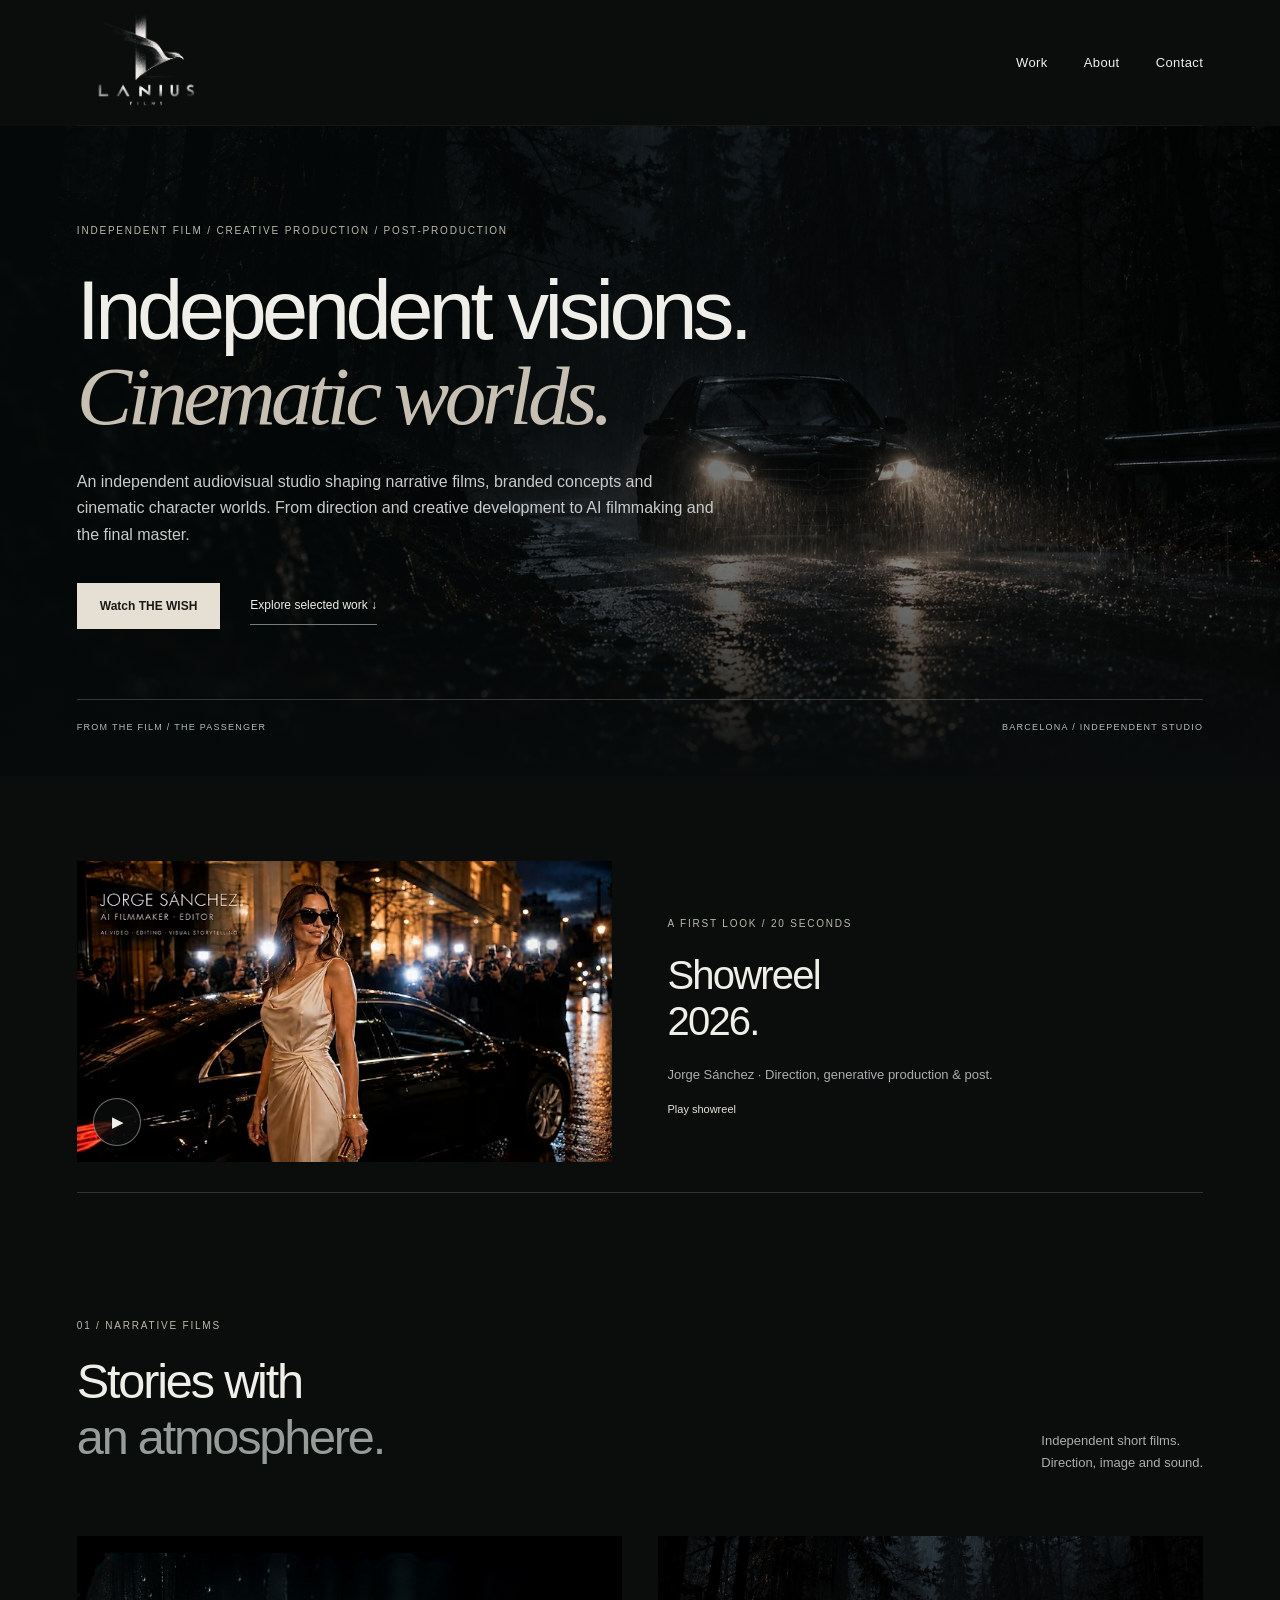
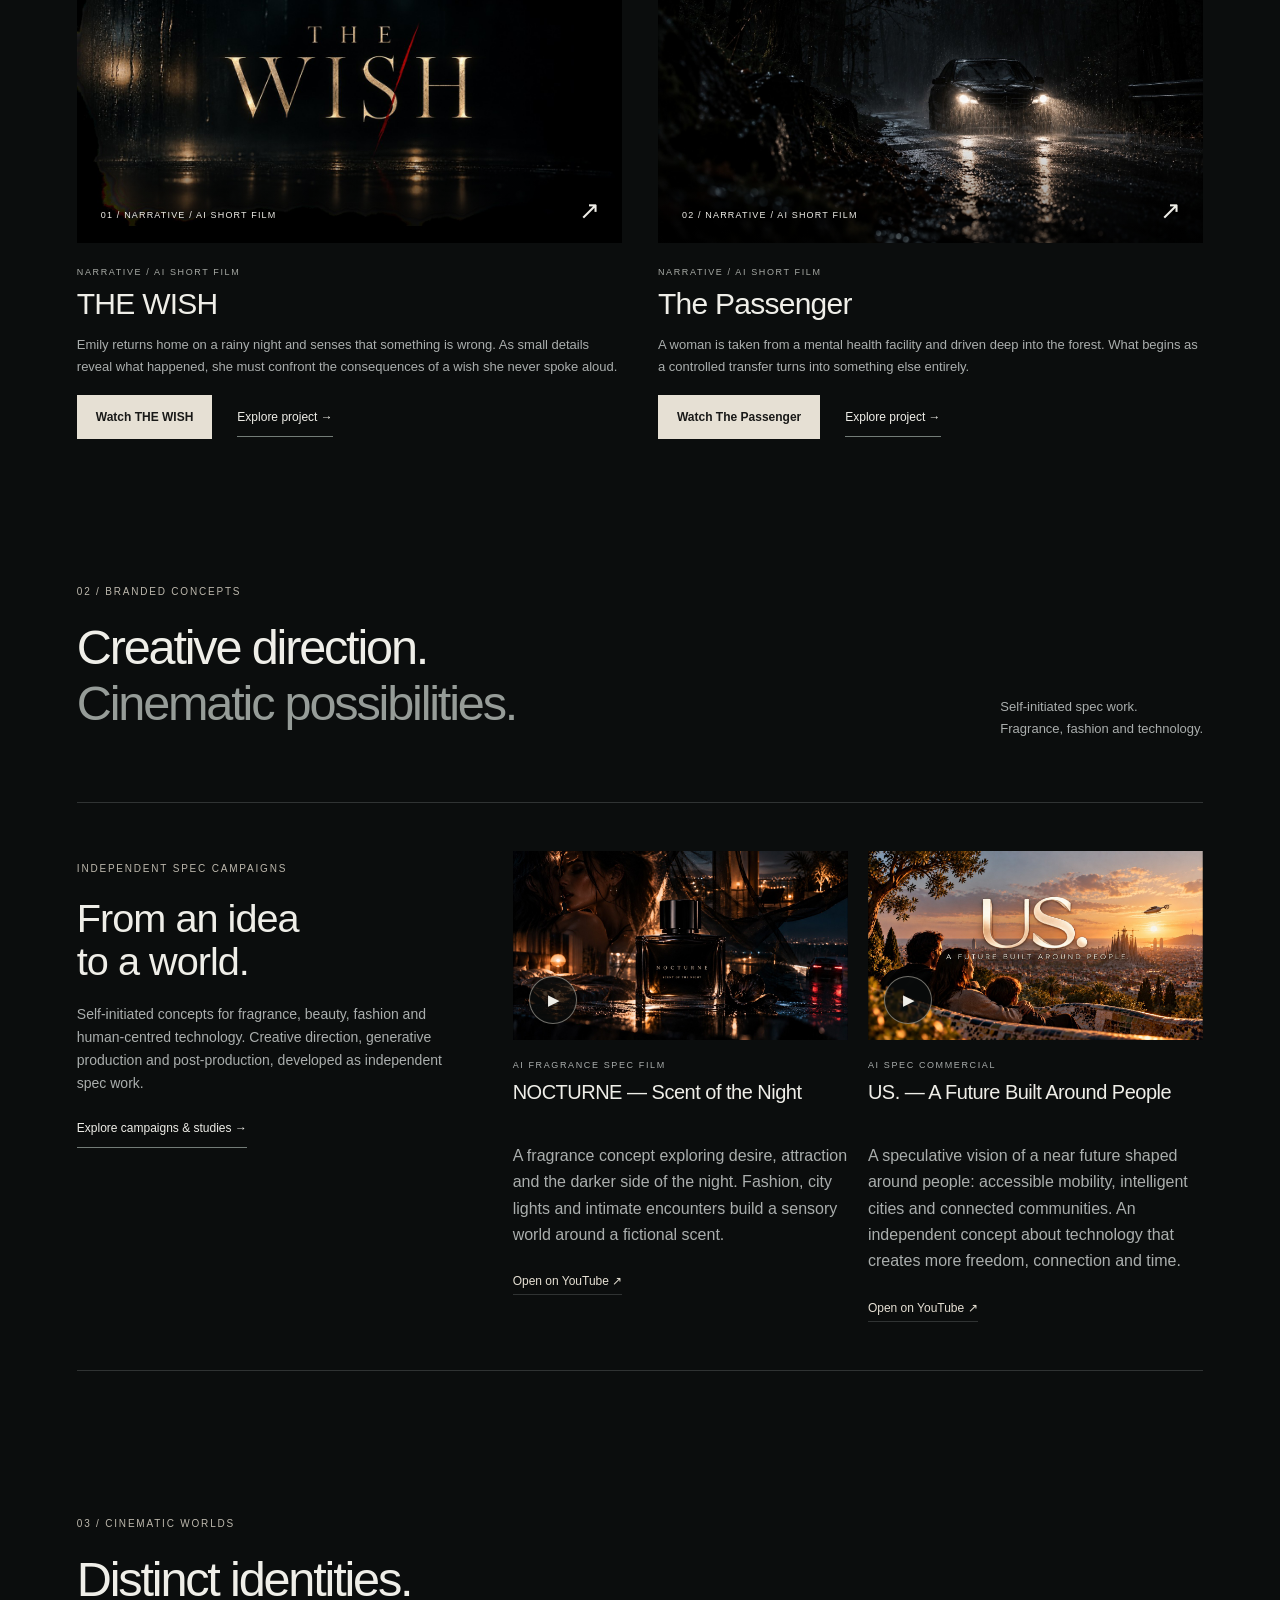
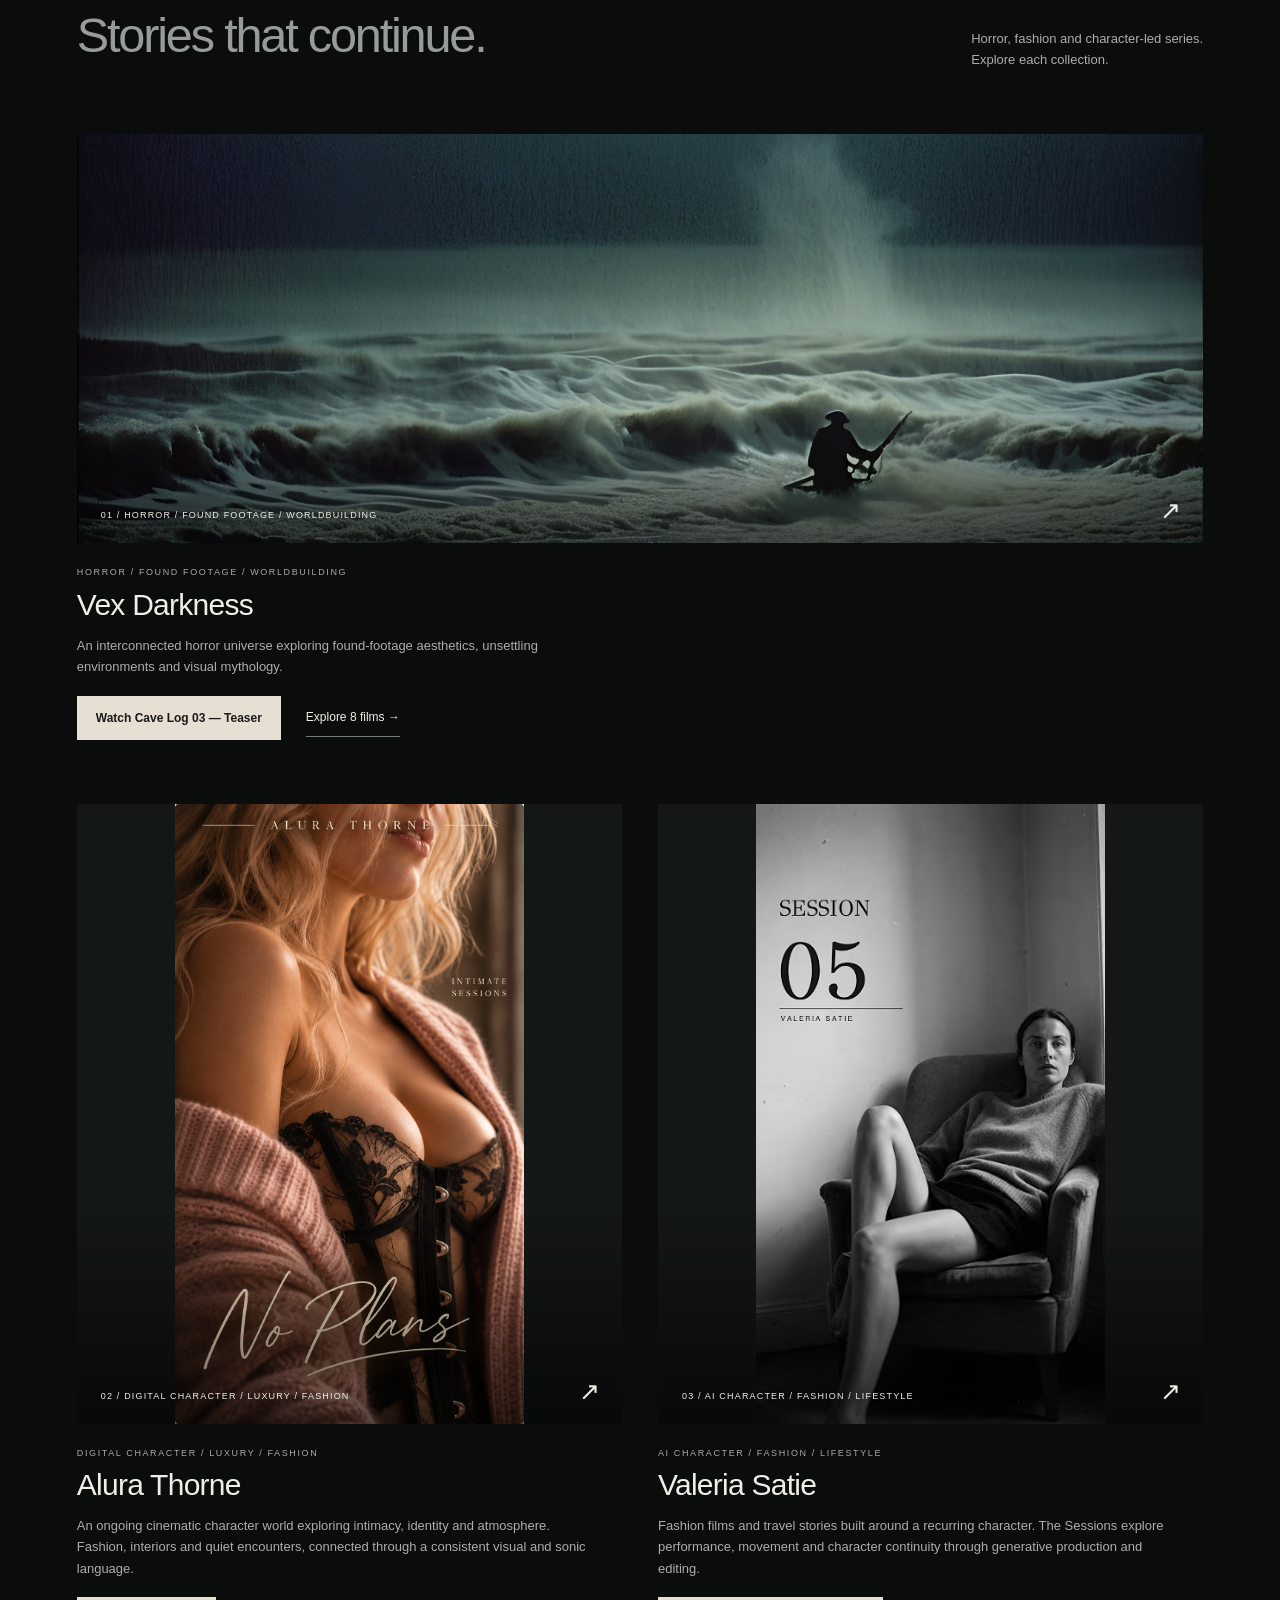
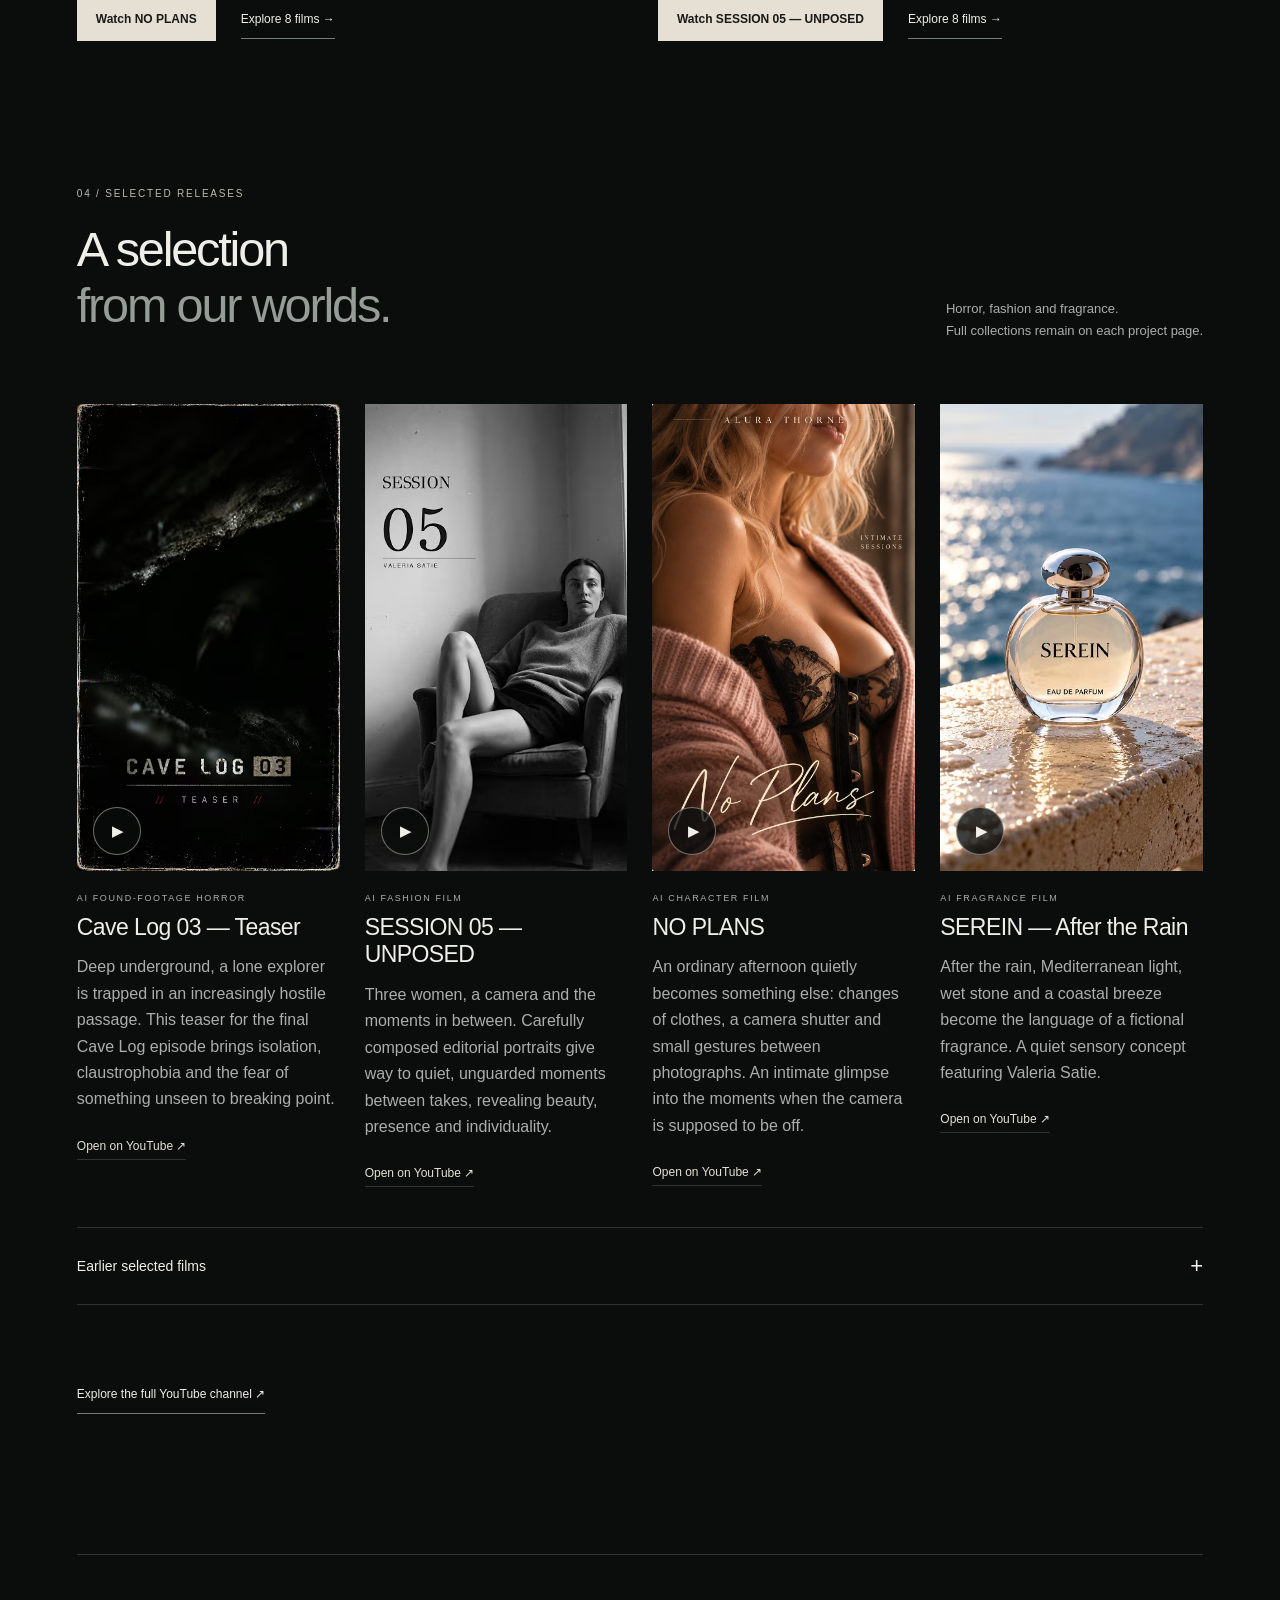
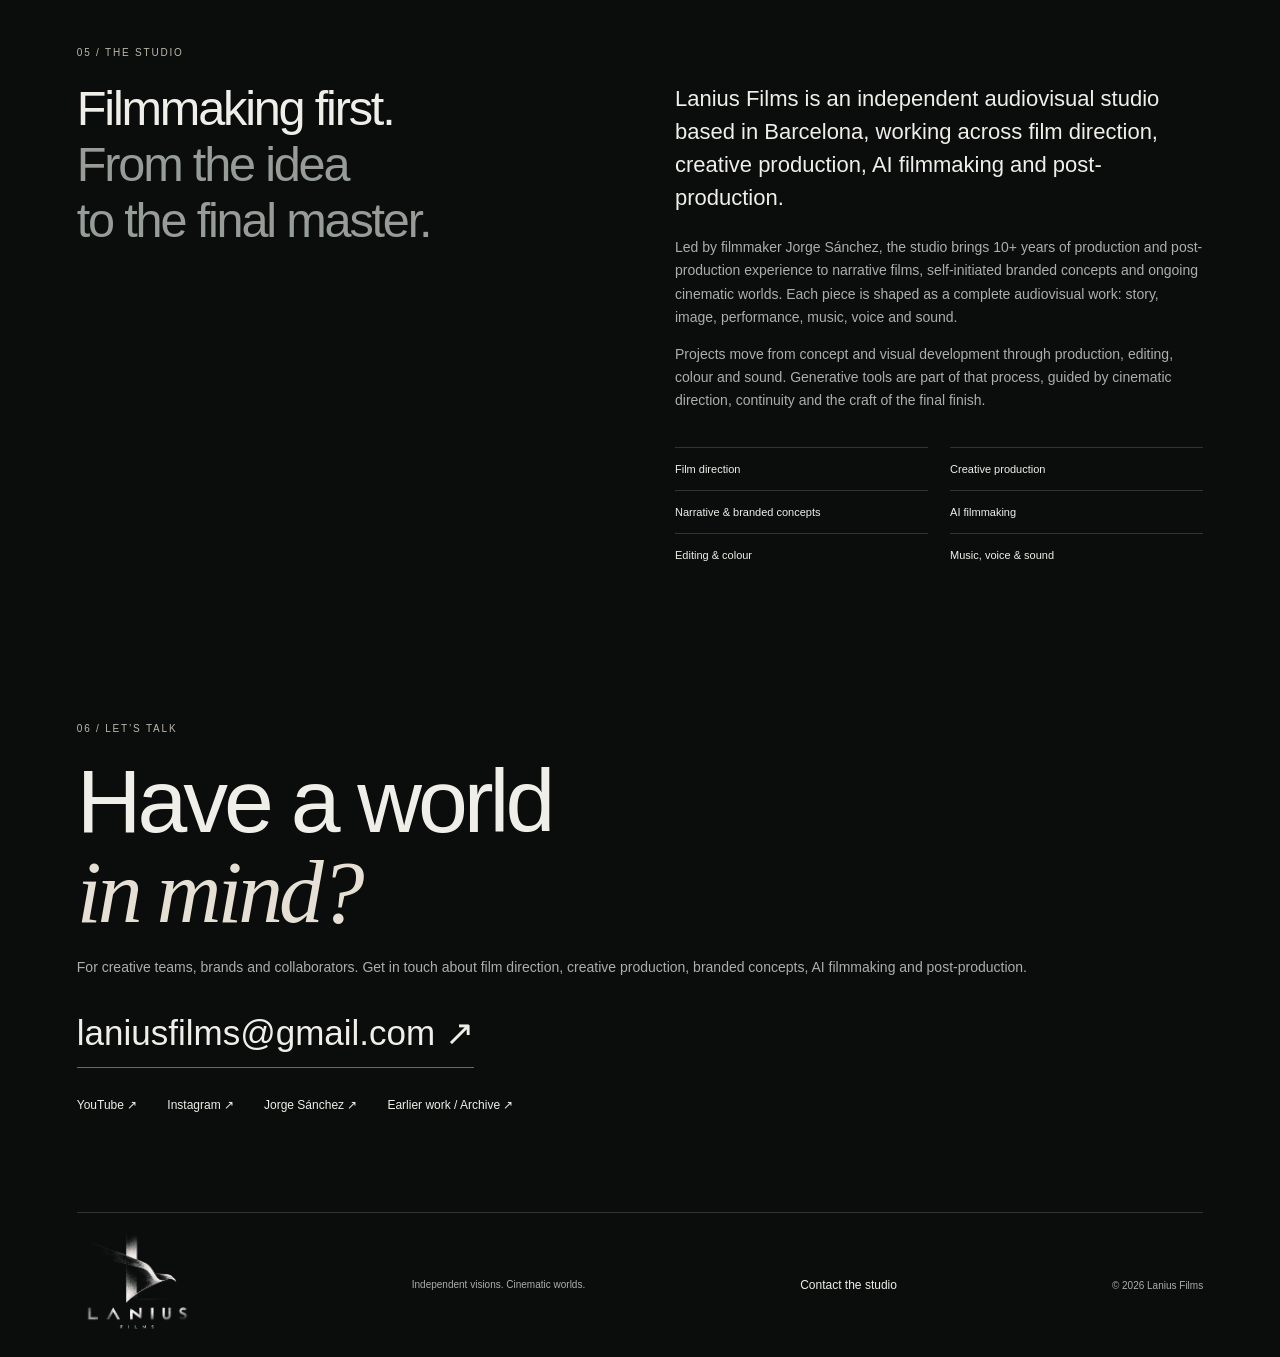
<file: index.html>
<!doctype html>
<html lang="en"><head><meta charset="utf-8"><meta name="viewport" content="width=device-width, initial-scale=1">
<meta name="description" content="Lanius Films is an independent audiovisual studio in Barcelona. Film direction, creative production, narrative films, branded concepts, AI filmmaking and post-production."><meta name="theme-color" content="#0b0d0d">
<link rel="canonical" href="https://laniusfilms.github.io/index.html"><meta property="og:type" content="website"><meta property="og:site_name" content="Lanius Films"><meta property="og:url" content="https://laniusfilms.github.io/index.html"><meta property="og:title" content="Independent Film &amp; Creative Production — Lanius Films"><meta property="og:description" content="Lanius Films is an independent audiovisual studio in Barcelona. Film direction, creative production, narrative films, branded concepts, AI filmmaking and post-production."><meta property="og:image" content="https://laniusfilms.github.io/assets/cover-jkNq7t0en-g.jpg"><meta name="twitter:card" content="summary_large_image"><meta name="twitter:title" content="Independent Film &amp; Creative Production — Lanius Films"><meta name="twitter:description" content="Lanius Films is an independent audiovisual studio in Barcelona. Film direction, creative production, narrative films, branded concepts, AI filmmaking and post-production."><meta name="twitter:image" content="https://laniusfilms.github.io/assets/cover-jkNq7t0en-g.jpg">
<title>Independent Film &amp; Creative Production — Lanius Films</title><link rel="icon" href="assets/lanius-logo.png" type="image/png"><link rel="stylesheet" href="styles.css?v=20261119-layout"></head>
<body><a class="skip" href="#main">Skip to content</a><header class="container"><a class="brand brand-logo" href="index.html" aria-label="Lanius Films — home"><img src="assets/lanius-logo.png" alt="Lanius Films" width="100" height="100"></a><nav aria-label="Main navigation"><a href="index.html#work">Work</a><a href="index.html#about">About</a><a href="index.html#contact">Contact</a></nav></header>
<main id="main">
<section class="hero"><img class="hero-image" src="assets/passenger.jpg" alt="" fetchpriority="high"><div class="hero-shade"></div><div class="container hero-inner"><p class="eyebrow">INDEPENDENT FILM / CREATIVE PRODUCTION / POST-PRODUCTION</p><h1>Independent visions.<br><em>Cinematic worlds.</em></h1><p class="intro">An independent audiovisual studio shaping narrative films, branded concepts and cinematic character worlds. From direction and creative development to AI filmmaking and the final master.</p><div class="actions"><a class="button" href="https://www.youtube.com/watch?v=jkNq7t0en-g" target="_blank" rel="noopener noreferrer" data-video-id="jkNq7t0en-g" data-video-title="THE WISH" data-video-description="">Watch THE WISH</a><a class="text-link" href="#work">Explore selected work ↓</a></div><div class="hero-caption"><span>FROM THE FILM / THE PASSENGER</span><span>BARCELONA / INDEPENDENT STUDIO</span></div></div></section>
<section class="container reel-section" aria-label="Showreel 2026"><a class="reel-preview" href="https://www.youtube.com/watch?v=inUsMjauHSg" target="_blank" rel="noopener noreferrer" data-video-id="inUsMjauHSg" data-video-title="Showreel 2026" data-video-description=""><div class="reel-image"><img src="assets/cover-inUsMjauHSg.jpg" alt="Jorge Sánchez — AI Filmmaker Showreel 2026" loading="lazy"><span class="play-mark" aria-hidden="true">▶</span></div><div><p class="eyebrow">A FIRST LOOK / 20 SECONDS</p><h2>Showreel<br>2026.</h2><p>Jorge Sánchez · Direction, generative production & post.</p><span class="film-cta">Play showreel</span></div></a></section>
<section id="work" class="container section"><div class="section-heading"><div><p class="eyebrow">01 / NARRATIVE FILMS</p><h2>Stories with<br><span>an atmosphere.</span></h2></div><p>Independent short films.<br>Direction, image and sound.</p></div><div class="project-grid narrative-grid"><article class="project "><a class="media" href="the-wish.html" aria-label="Explore THE WISH"><img src="assets/cover-jkNq7t0en-g.jpg" alt="THE WISH — approved psychological horror short film poster" width="1280" height="720" loading="lazy" decoding="async"><span class="media-label">01 / Narrative / AI Short Film</span><span class="arrow" aria-hidden="true">↗</span></a><div class="project-text"><div><p class="eyebrow">Narrative / AI Short Film</p><h3><a href="the-wish.html">THE WISH</a></h3></div><p>Emily returns home on a rainy night and senses that something is wrong. As small details reveal what happened, she must confront the consequences of a wish she never spoke aloud.</p></div><div class="project-actions"><a class="button" href="https://www.youtube.com/watch?v=jkNq7t0en-g" target="_blank" rel="noopener noreferrer" data-video-id="jkNq7t0en-g" data-video-title="THE WISH" data-video-description="">Watch THE WISH</a><a class="text-link" href="the-wish.html#films">Explore project →</a></div></article><article class="project "><a class="media" href="the-passenger.html" aria-label="Explore The Passenger"><img src="assets/passenger.jpg" alt="A car driving through a rain-soaked forest at night" width="1280" height="720" loading="lazy" decoding="async"><span class="media-label">02 / Narrative / AI Short Film</span><span class="arrow" aria-hidden="true">↗</span></a><div class="project-text"><div><p class="eyebrow">Narrative / AI Short Film</p><h3><a href="the-passenger.html">The Passenger</a></h3></div><p>A woman is taken from a mental health facility and driven deep into the forest. What begins as a controlled transfer turns into something else entirely.</p></div><div class="project-actions"><a class="button" href="https://www.youtube.com/watch?v=e6pMpZrxgxc" target="_blank" rel="noopener noreferrer" data-video-id="e6pMpZrxgxc" data-video-title="The Passenger" data-video-description="">Watch The Passenger</a><a class="text-link" href="the-passenger.html#films">Explore project →</a></div></article></div></section>
<section id="campaigns" class="container section"><div class="section-heading"><div><p class="eyebrow">02 / BRANDED CONCEPTS</p><h2>Creative direction.<br><span>Cinematic possibilities.</span></h2></div><p>Self-initiated spec work.<br>Fragrance, fashion and technology.</p></div><article class="project spec-project"><div class="spec-copy"><p class="eyebrow">INDEPENDENT SPEC CAMPAIGNS</p><h3>From an idea<br>to a world.</h3><p>Self-initiated concepts for fragrance, beauty, fashion and human-centred technology. Creative direction, generative production and post-production, developed as independent spec work.</p><a class="text-link" href="spec-ai-campaigns.html">Explore campaigns & studies →</a></div><div class="spec-films campaign-films"><article class="film-card landscape"><a class="film-thumb" href="https://www.youtube.com/watch?v=h940Uvh2X5c" target="_blank" rel="noopener noreferrer" aria-label="Play NOCTURNE — Scent of the Night" data-video-id="h940Uvh2X5c" data-video-title="NOCTURNE — Scent of the Night" data-video-description="A fragrance concept exploring desire, attraction and the darker side of the night. Fashion, city lights and intimate encounters build a sensory world around a fictional scent."><img src="assets/cover-h940Uvh2X5c.jpg" alt="NOCTURNE — Scent of the Night — film poster" loading="lazy" decoding="async"><span class="play-mark" aria-hidden="true">▶</span></a><p class="eyebrow">AI fragrance spec film</p><h3>NOCTURNE — Scent of the Night</h3><p class="film-description">A fragrance concept exploring desire, attraction and the darker side of the night. Fashion, city lights and intimate encounters build a sensory world around a fictional scent.</p><a class="film-cta" href="https://www.youtube.com/watch?v=h940Uvh2X5c" target="_blank" rel="noopener noreferrer">Open on YouTube ↗</a></article><article class="film-card landscape"><a class="film-thumb" href="https://www.youtube.com/watch?v=4_iEX9mQpNQ" target="_blank" rel="noopener noreferrer" aria-label="Play US. — A Future Built Around People" data-video-id="4_iEX9mQpNQ" data-video-title="US. — A Future Built Around People" data-video-description="A speculative vision of a near future shaped around people: accessible mobility, intelligent cities and connected communities. An independent concept about technology that creates more freedom, connection and time."><img src="assets/cover-4_iEX9mQpNQ.jpg" alt="US. — A Future Built Around People — film poster" loading="lazy" decoding="async"><span class="play-mark" aria-hidden="true">▶</span></a><p class="eyebrow">AI spec commercial</p><h3>US. — A Future Built Around People</h3><p class="film-description">A speculative vision of a near future shaped around people: accessible mobility, intelligent cities and connected communities. An independent concept about technology that creates more freedom, connection and time.</p><a class="film-cta" href="https://www.youtube.com/watch?v=4_iEX9mQpNQ" target="_blank" rel="noopener noreferrer">Open on YouTube ↗</a></article></div></article></section>
<section id="worlds" class="container section"><div class="section-heading"><div><p class="eyebrow">03 / CINEMATIC WORLDS</p><h2>Distinct identities.<br><span>Stories that continue.</span></h2></div><p>Horror, fashion and character-led series.<br>Explore each collection.</p></div><div class="project-grid"><article class="project wide "><a class="media" href="vex-darkness.html" aria-label="Explore Vex Darkness"><img src="assets/vex.jpg" alt="A fisherman entering a turbulent sea beneath a dark sky" width="1280" height="720" loading="lazy" decoding="async"><span class="media-label">01 / Horror / Found Footage / Worldbuilding</span><span class="arrow" aria-hidden="true">↗</span></a><div class="project-text"><div><p class="eyebrow">Horror / Found Footage / Worldbuilding</p><h3><a href="vex-darkness.html">Vex Darkness</a></h3></div><p>An interconnected horror universe exploring found-footage aesthetics, unsettling environments and visual mythology.</p></div><div class="project-actions"><a class="button" href="https://www.youtube.com/shorts/P9TQxCZPGJY" target="_blank" rel="noopener noreferrer" data-video-id="P9TQxCZPGJY" data-video-title="Cave Log 03 — Teaser" data-video-description="">Watch Cave Log 03 — Teaser</a><a class="text-link" href="vex-darkness.html#films">Explore 8 films →</a></div></article><article class="project portrait"><a class="media" href="alura-thorne.html" aria-label="Explore Alura Thorne"><img src="assets/no-plans-poster.png" alt="NO PLANS — approved Alura Thorne editorial poster" width="941" height="1672" loading="lazy" decoding="async"><span class="media-label">02 / Digital Character / Luxury / Fashion</span><span class="arrow" aria-hidden="true">↗</span></a><div class="project-text"><div><p class="eyebrow">Digital Character / Luxury / Fashion</p><h3><a href="alura-thorne.html">Alura Thorne</a></h3></div><p>An ongoing cinematic character world exploring intimacy, identity and atmosphere. Fashion, interiors and quiet encounters, connected through a consistent visual and sonic language.</p></div><div class="project-actions"><a class="button" href="https://www.youtube.com/shorts/vsHMxG053Dw" target="_blank" rel="noopener noreferrer" data-video-id="vsHMxG053Dw" data-video-title="NO PLANS" data-video-description="">Watch NO PLANS</a><a class="text-link" href="alura-thorne.html#films">Explore 8 films →</a></div></article><article class="project portrait"><a class="media" href="valeria.html" aria-label="Explore Valeria Satie"><img src="assets/cover-B-Z4Kjno2xo.jpg" alt="SESSION 05 — UNPOSED — approved Valeria Satie fashion film poster" width="941" height="1672" loading="lazy" decoding="async"><span class="media-label">03 / AI Character / Fashion / Lifestyle</span><span class="arrow" aria-hidden="true">↗</span></a><div class="project-text"><div><p class="eyebrow">AI Character / Fashion / Lifestyle</p><h3><a href="valeria.html">Valeria Satie</a></h3></div><p>Fashion films and travel stories built around a recurring character. The Sessions explore performance, movement and character continuity through generative production and editing.</p></div><div class="project-actions"><a class="button" href="https://www.youtube.com/shorts/B-Z4Kjno2xo" target="_blank" rel="noopener noreferrer" data-video-id="B-Z4Kjno2xo" data-video-title="SESSION 05 — UNPOSED" data-video-description="">Watch SESSION 05 — UNPOSED</a><a class="text-link" href="valeria.html#films">Explore 8 films →</a></div></article></div></section>
<section id="more-work" class="container section more-work"><div class="section-heading"><div><p class="eyebrow">04 / SELECTED RELEASES</p><h2>A selection<br><span>from our worlds.</span></h2></div><p>Horror, fashion and fragrance.<br>Full collections remain on each project page.</p></div><div class="film-grid recent-grid"><article class="film-card portrait"><a class="film-thumb" href="https://www.youtube.com/shorts/P9TQxCZPGJY" target="_blank" rel="noopener noreferrer" aria-label="Play Cave Log 03 — Teaser" data-video-id="P9TQxCZPGJY" data-video-title="Cave Log 03 — Teaser" data-video-description="Deep underground, a lone explorer is trapped in an increasingly hostile passage. This teaser for the final Cave Log episode brings isolation, claustrophobia and the fear of something unseen to breaking point."><img src="assets/cover-P9TQxCZPGJY.jpg" alt="Cave Log 03 — Teaser — film poster" loading="lazy" decoding="async"><span class="play-mark" aria-hidden="true">▶</span></a><p class="eyebrow">AI found-footage horror</p><h3>Cave Log 03 — Teaser</h3><p class="film-description">Deep underground, a lone explorer is trapped in an increasingly hostile passage. This teaser for the final Cave Log episode brings isolation, claustrophobia and the fear of something unseen to breaking point.</p><a class="film-cta" href="https://www.youtube.com/shorts/P9TQxCZPGJY" target="_blank" rel="noopener noreferrer">Open on YouTube ↗</a></article><article class="film-card portrait"><a class="film-thumb" href="https://www.youtube.com/shorts/B-Z4Kjno2xo" target="_blank" rel="noopener noreferrer" aria-label="Play SESSION 05 — UNPOSED" data-video-id="B-Z4Kjno2xo" data-video-title="SESSION 05 — UNPOSED" data-video-description="Three women, a camera and the moments in between. Carefully composed editorial portraits give way to quiet, unguarded moments between takes, revealing beauty, presence and individuality."><img src="assets/cover-B-Z4Kjno2xo.jpg" alt="SESSION 05 — UNPOSED — film poster" loading="lazy" decoding="async"><span class="play-mark" aria-hidden="true">▶</span></a><p class="eyebrow">AI fashion film</p><h3>SESSION 05 — UNPOSED</h3><p class="film-description">Three women, a camera and the moments in between. Carefully composed editorial portraits give way to quiet, unguarded moments between takes, revealing beauty, presence and individuality.</p><a class="film-cta" href="https://www.youtube.com/shorts/B-Z4Kjno2xo" target="_blank" rel="noopener noreferrer">Open on YouTube ↗</a></article><article class="film-card portrait"><a class="film-thumb" href="https://www.youtube.com/shorts/vsHMxG053Dw" target="_blank" rel="noopener noreferrer" aria-label="Play NO PLANS" data-video-id="vsHMxG053Dw" data-video-title="NO PLANS" data-video-description="An ordinary afternoon quietly becomes something else: changes of clothes, a camera shutter and small gestures between photographs. An intimate glimpse into the moments when the camera is supposed to be off."><img src="assets/no-plans-poster.png" alt="NO PLANS — film poster" loading="lazy" decoding="async"><span class="play-mark" aria-hidden="true">▶</span></a><p class="eyebrow">AI character film</p><h3>NO PLANS</h3><p class="film-description">An ordinary afternoon quietly becomes something else: changes of clothes, a camera shutter and small gestures between photographs. An intimate glimpse into the moments when the camera is supposed to be off.</p><a class="film-cta" href="https://www.youtube.com/shorts/vsHMxG053Dw" target="_blank" rel="noopener noreferrer">Open on YouTube ↗</a></article><article class="film-card portrait"><a class="film-thumb" href="https://www.youtube.com/shorts/oqhsqRslQGY" target="_blank" rel="noopener noreferrer" aria-label="Play SEREIN — After the Rain" data-video-id="oqhsqRslQGY" data-video-title="SEREIN — After the Rain" data-video-description="After the rain, Mediterranean light, wet stone and a coastal breeze become the language of a fictional fragrance. A quiet sensory concept featuring Valeria Satie."><img src="assets/cover-oqhsqRslQGY.jpg" alt="SEREIN — After the Rain — film poster" loading="lazy" decoding="async"><span class="play-mark" aria-hidden="true">▶</span></a><p class="eyebrow">AI fragrance film</p><h3>SEREIN — After the Rain</h3><p class="film-description">After the rain, Mediterranean light, wet stone and a coastal breeze become the language of a fictional fragrance. A quiet sensory concept featuring Valeria Satie.</p><a class="film-cta" href="https://www.youtube.com/shorts/oqhsqRslQGY" target="_blank" rel="noopener noreferrer">Open on YouTube ↗</a></article></div><details class="film-archive"><summary>Earlier selected films</summary><div class="film-grid archive-grid"><article class="film-card portrait"><a class="film-thumb" href="https://www.youtube.com/shorts/GRWvNh3HzEI" target="_blank" rel="noopener noreferrer" aria-label="Play Session 04 — Masquerades" data-video-id="GRWvNh3HzEI" data-video-title="Session 04 — Masquerades" data-video-description="Elegance, mystery and quiet confidence meet in a fashion film about appearance and identity. Some things are revealed; others remain hidden."><img src="assets/cover-GRWvNh3HzEI.jpg" alt="Session 04 — Masquerades — film poster" loading="lazy" decoding="async"><span class="play-mark" aria-hidden="true">▶</span></a><p class="eyebrow">AI fashion film</p><h3>Session 04 — Masquerades</h3><p class="film-description">Elegance, mystery and quiet confidence meet in a fashion film about appearance and identity. Some things are revealed; others remain hidden.</p><a class="film-cta" href="https://www.youtube.com/shorts/GRWvNh3HzEI" target="_blank" rel="noopener noreferrer">Open on YouTube ↗</a></article><article class="film-card portrait"><a class="film-thumb" href="https://www.youtube.com/shorts/K3hB-RP3zM8" target="_blank" rel="noopener noreferrer" aria-label="Play A Little Longer" data-video-id="K3hB-RP3zM8" data-video-title="A Little Longer" data-video-description="A light left on, a quiet room and a moment that does not need to end. Alura Thorne explores desire, anticipation and the invitations that remain unspoken."><img src="assets/cover-K3hB-RP3zM8.jpg" alt="A Little Longer — film poster" loading="lazy" decoding="async"><span class="play-mark" aria-hidden="true">▶</span></a><p class="eyebrow">AI character film</p><h3>A Little Longer</h3><p class="film-description">A light left on, a quiet room and a moment that does not need to end. Alura Thorne explores desire, anticipation and the invitations that remain unspoken.</p><a class="film-cta" href="https://www.youtube.com/shorts/K3hB-RP3zM8" target="_blank" rel="noopener noreferrer">Open on YouTube ↗</a></article><article class="film-card portrait"><a class="film-thumb" href="https://www.youtube.com/shorts/ENhfoylp6CQ" target="_blank" rel="noopener noreferrer" aria-label="Play Anomalous Contact" data-video-id="ENhfoylp6CQ" data-video-title="Anomalous Contact" data-video-description="An unexpected anomaly appears in deep space. A visual teaser for Vex Darkness, shaped through claustrophobic science-fiction atmosphere, colour and sound design."><img src="assets/cover-ENhfoylp6CQ.jpg" alt="Anomalous Contact — film poster" loading="lazy" decoding="async"><span class="play-mark" aria-hidden="true">▶</span></a><p class="eyebrow">AI science fiction</p><h3>Anomalous Contact</h3><p class="film-description">An unexpected anomaly appears in deep space. A visual teaser for Vex Darkness, shaped through claustrophobic science-fiction atmosphere, colour and sound design.</p><a class="film-cta" href="https://www.youtube.com/shorts/ENhfoylp6CQ" target="_blank" rel="noopener noreferrer">Open on YouTube ↗</a></article></div></details><a class="text-link channel-link" href="https://www.youtube.com/@laniusfilms" target="_blank" rel="noopener noreferrer">Explore the full YouTube channel ↗</a></section>
<section id="about" class="container section about"><div><p class="eyebrow">05 / THE STUDIO</p><h2>Filmmaking first.<br><span>From the idea<br>to the final master.</span></h2></div><div class="about-copy"><p class="lead">Lanius Films is an independent audiovisual studio based in Barcelona, working across film direction, creative production, AI filmmaking and post-production.</p><p>Led by filmmaker Jorge Sánchez, the studio brings 10+ years of production and post-production experience to narrative films, self-initiated branded concepts and ongoing cinematic worlds. Each piece is shaped as a complete audiovisual work: story, image, performance, music, voice and sound.</p><p>Projects move from concept and visual development through production, editing, colour and sound. Generative tools are part of that process, guided by cinematic direction, continuity and the craft of the final finish.</p><div class="capabilities"><span>Film direction</span><span>Creative production</span><span>Narrative &amp; branded concepts</span><span>AI filmmaking</span><span>Editing &amp; colour</span><span>Music, voice &amp; sound</span></div></div></section>
<section id="contact" class="container section contact"><p class="eyebrow">06 / LET’S TALK</p><h2>Have a world<br><em>in mind?</em></h2><p>For creative teams, brands and collaborators. Get in touch about film direction, creative production, branded concepts, AI filmmaking and post-production.</p><a class="contact-email" href="mailto:laniusfilms@gmail.com">laniusfilms@gmail.com ↗</a><div class="socials"><a class="social-link" href="https://www.youtube.com/@laniusfilms" target="_blank" rel="noopener noreferrer">YouTube ↗</a><a class="social-link" href="https://www.instagram.com/laniusfilms/" target="_blank" rel="noopener noreferrer">Instagram ↗</a><a class="social-link" href="https://jorgefilmmaker.github.io/" target="_blank" rel="noopener noreferrer">Jorge Sánchez ↗</a><a class="social-link" href="https://laniusfilms.wordpress.com/" target="_blank" rel="noopener noreferrer">Earlier work / Archive ↗</a></div></section></main><footer class="container"><a class="brand brand-logo" href="index.html" aria-label="Lanius Films — home"><img src="assets/lanius-logo.png" alt="Lanius Films" width="100" height="100"></a><p>Independent visions. Cinematic worlds.</p><a href="index.html#contact">Contact the studio</a><span>© 2026 Lanius Films</span></footer><script src="script.js?v=20261119-inline" defer></script></body></html>
</file>
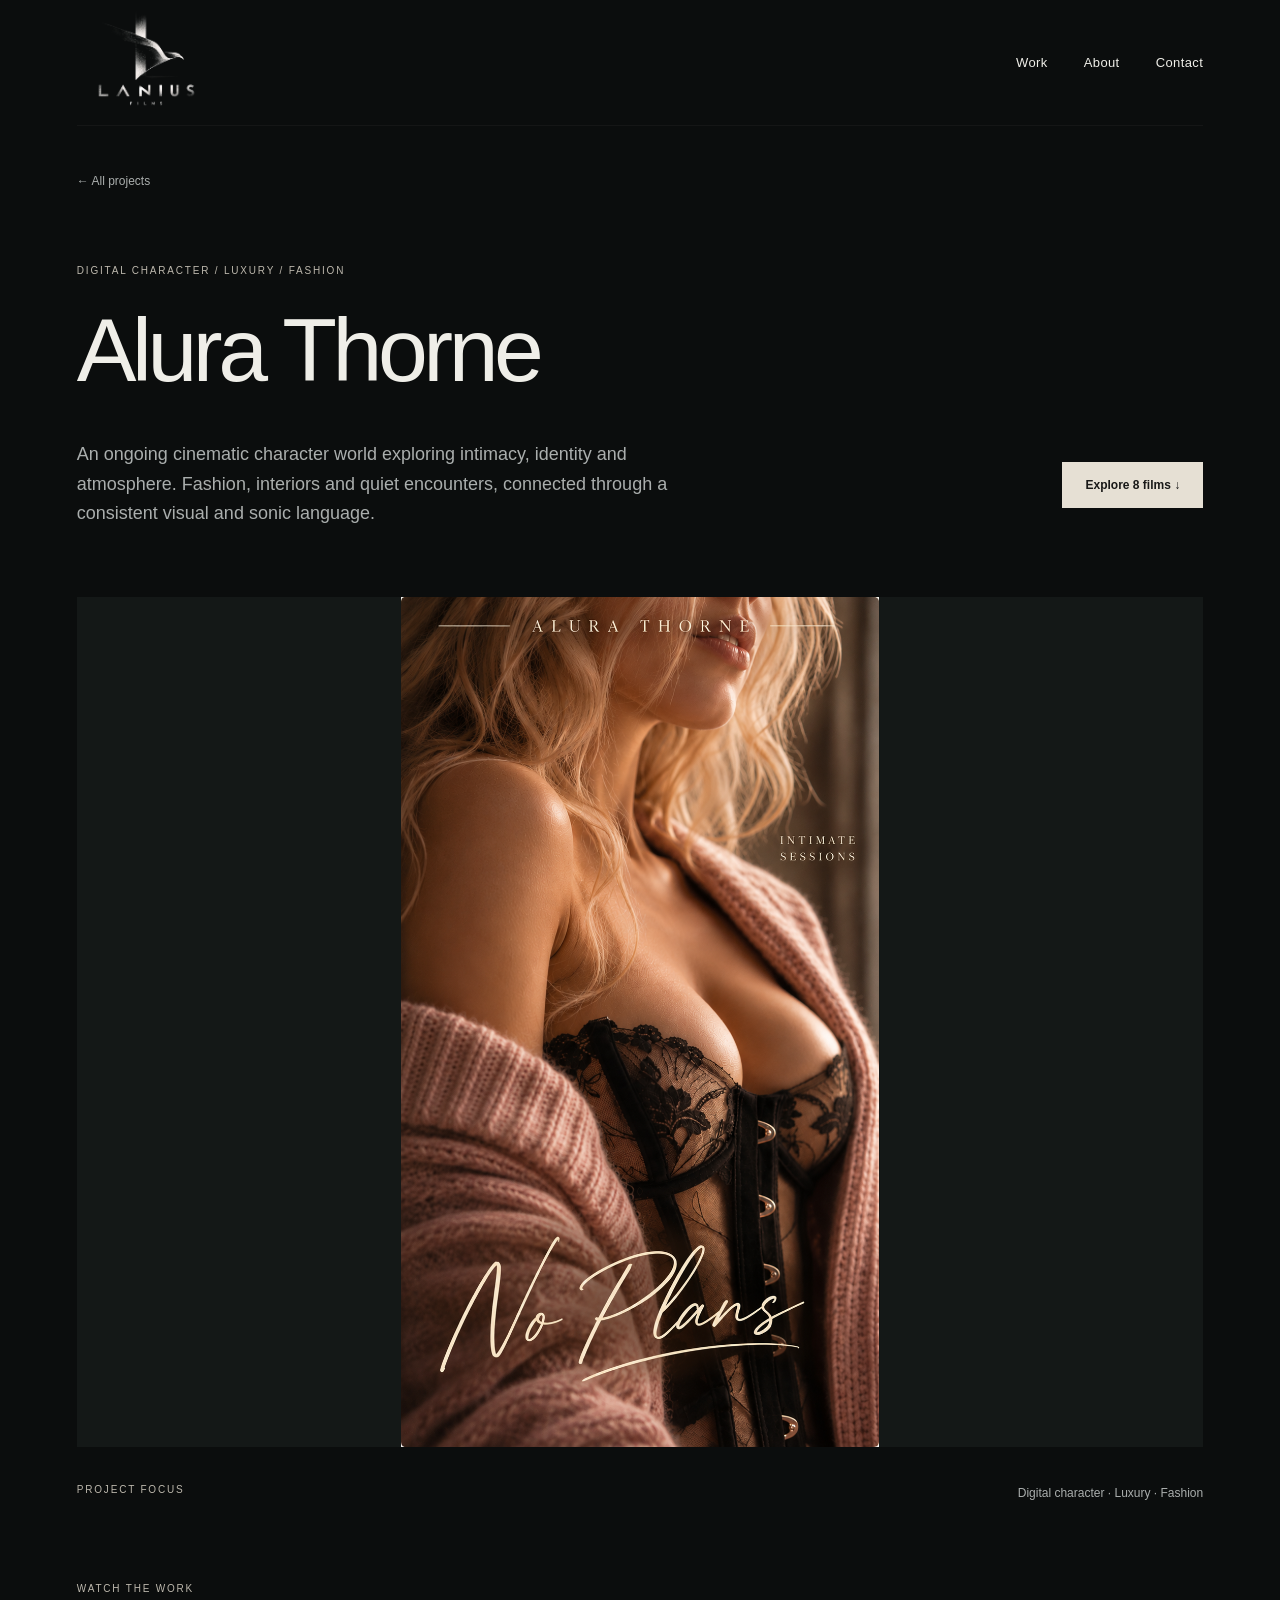
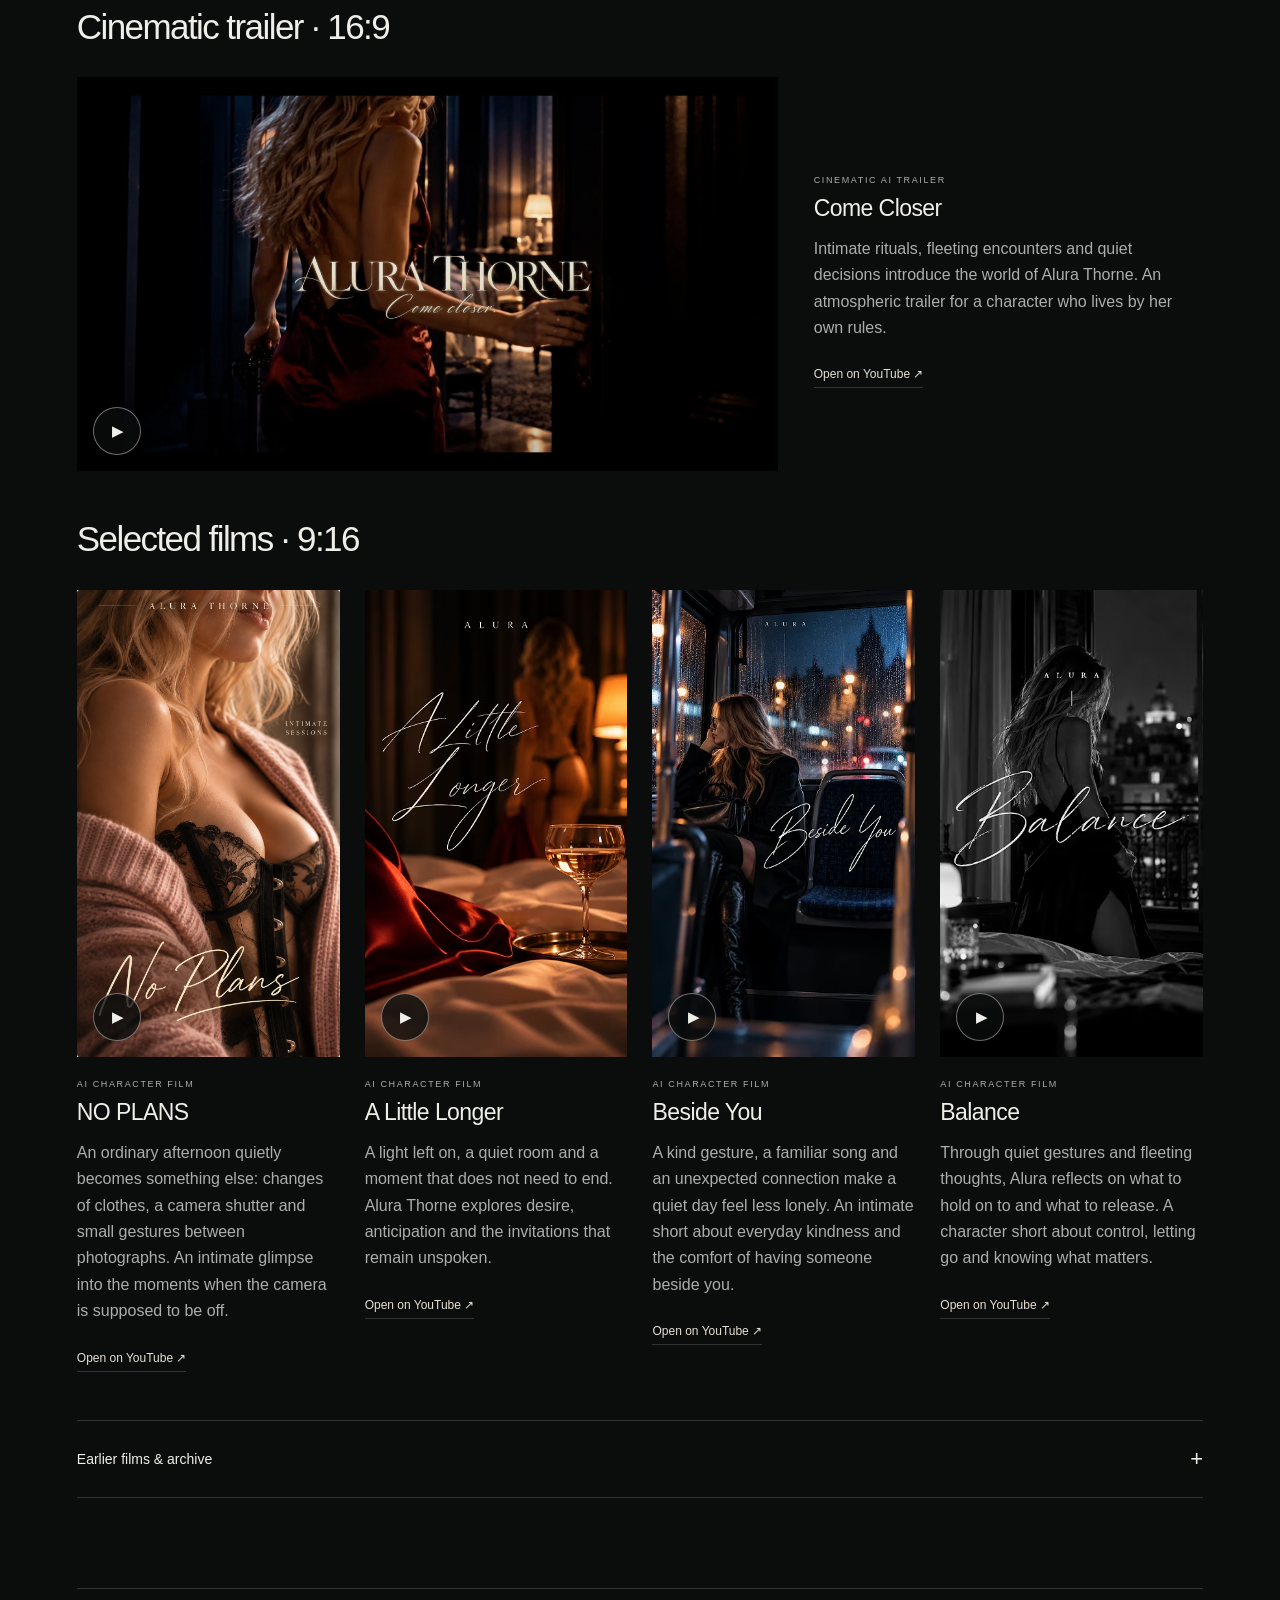
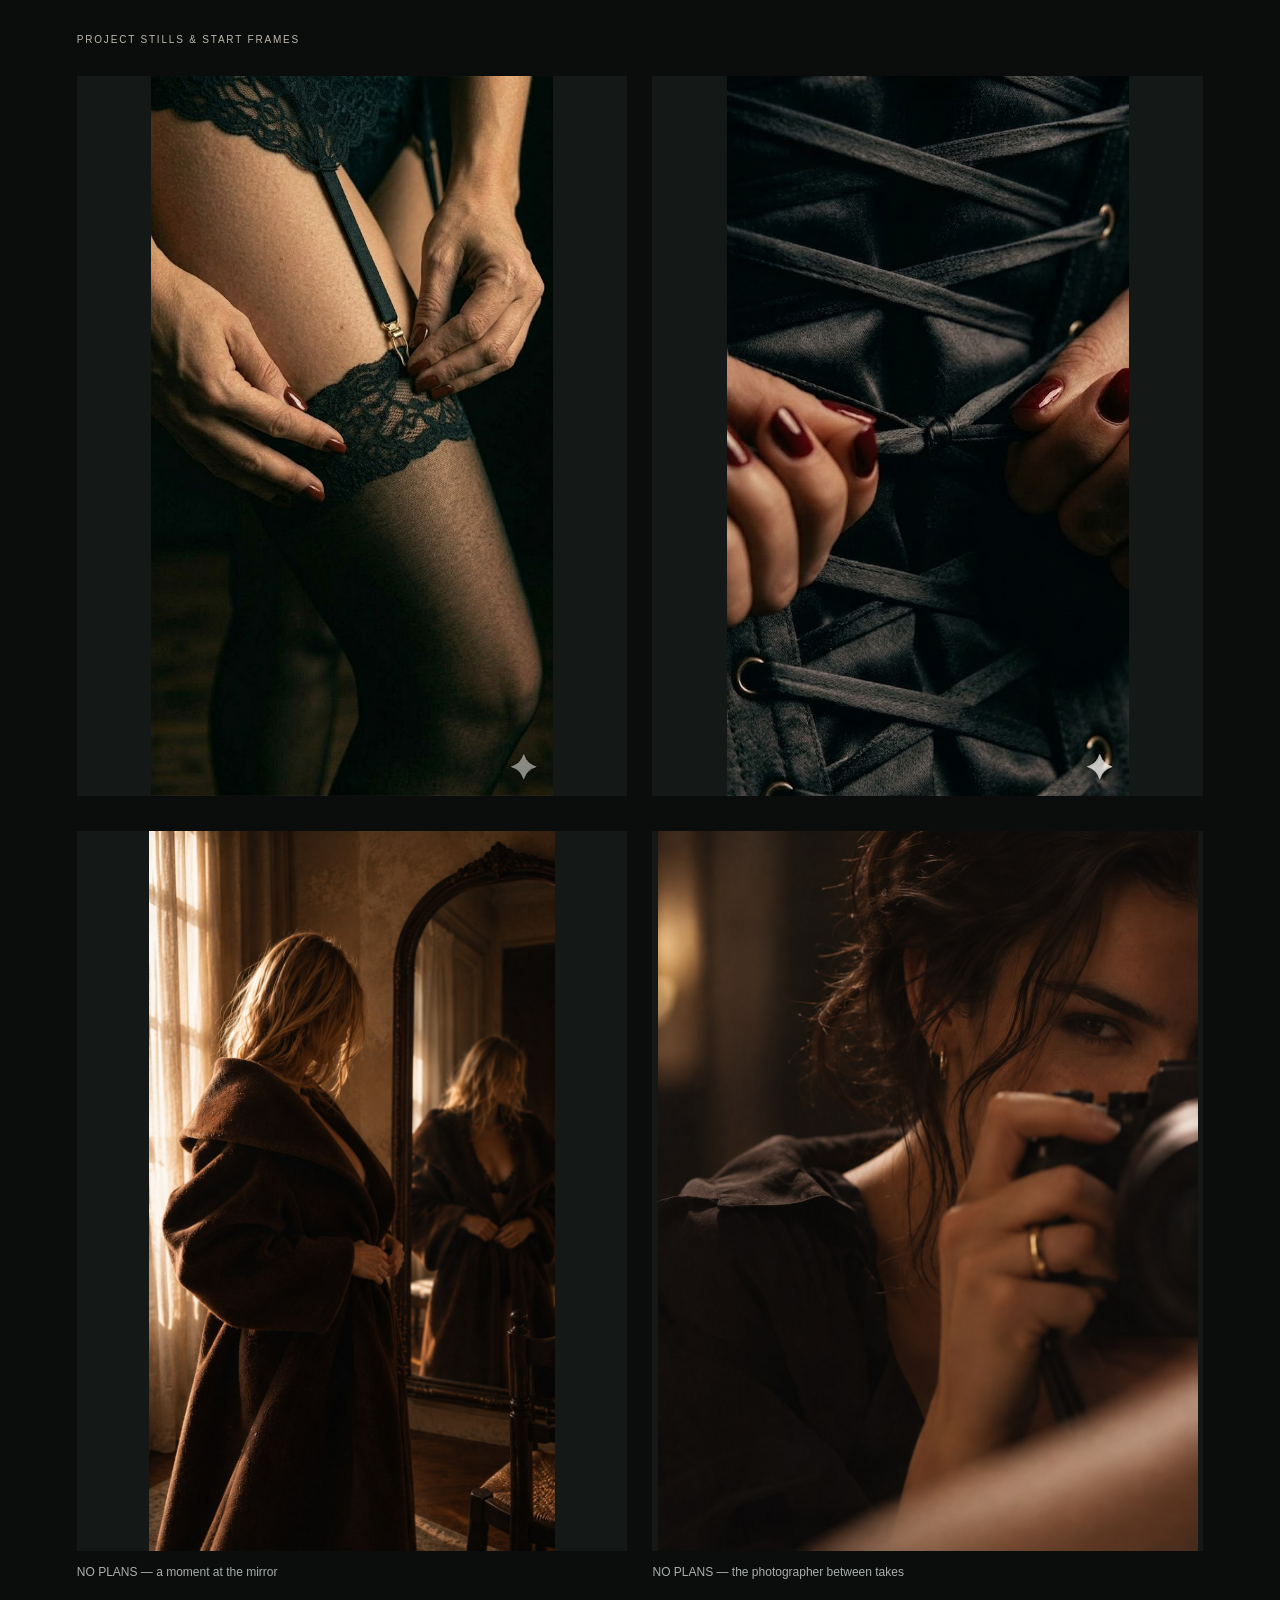
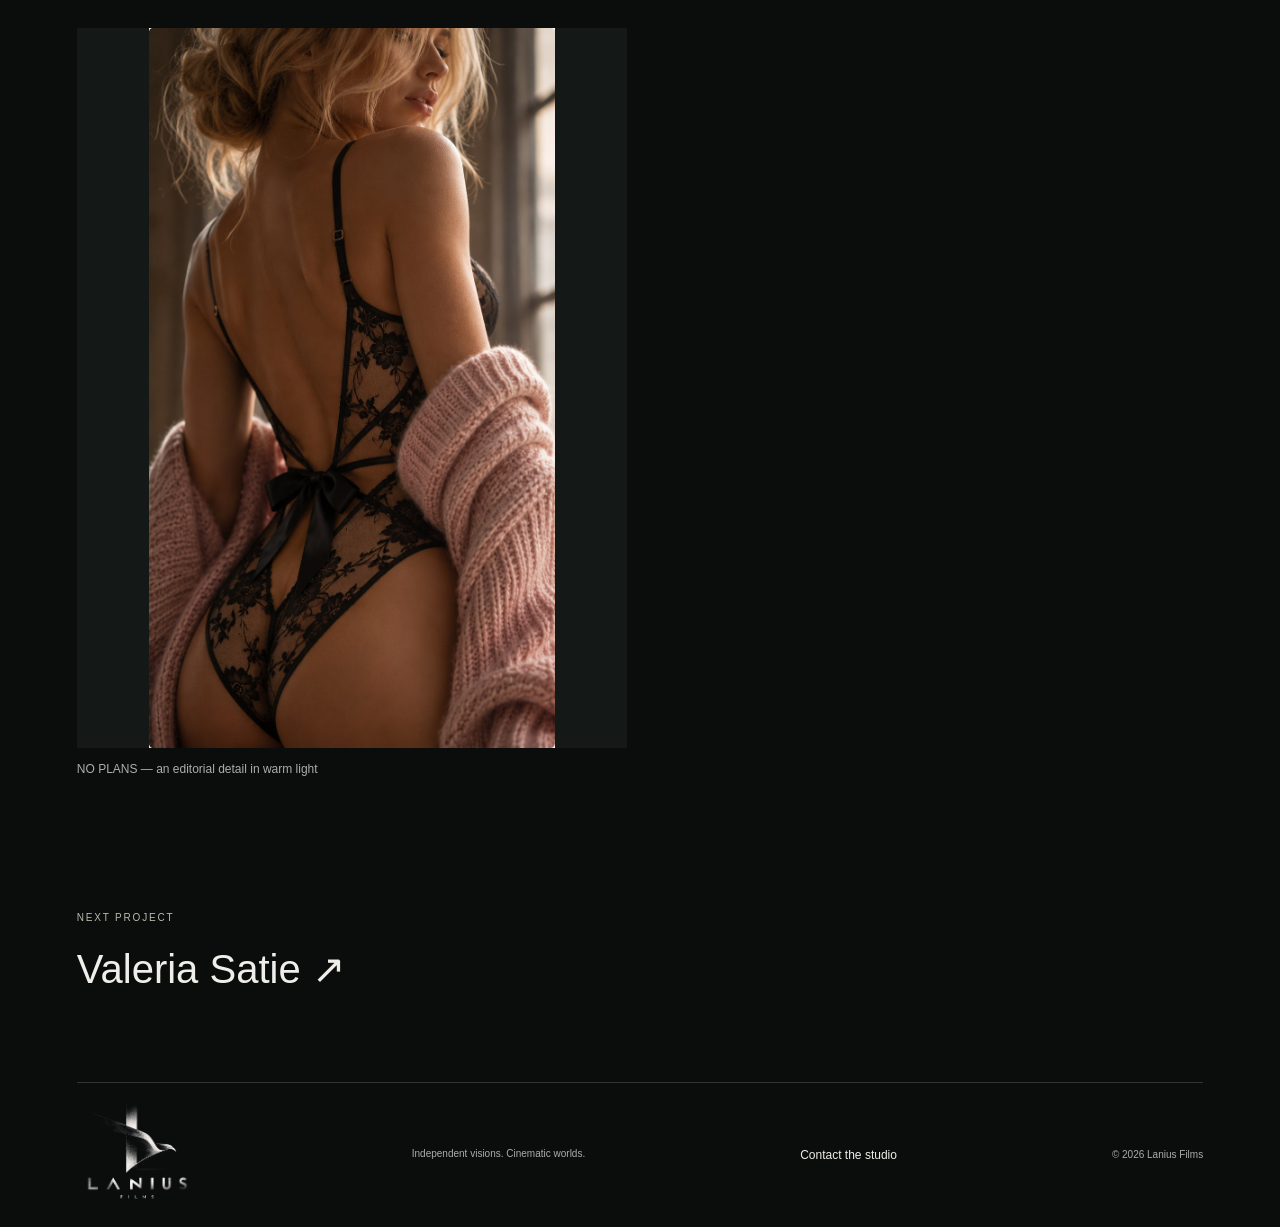
<file: alura-thorne.html>
<!doctype html>
<html lang="en"><head><meta charset="utf-8"><meta name="viewport" content="width=device-width, initial-scale=1">
<meta name="description" content="An ongoing cinematic character world exploring intimacy, identity and atmosphere. Fashion, interiors and quiet encounters, connected through a consistent visual and sonic language."><meta name="theme-color" content="#0b0d0d">
<link rel="canonical" href="https://laniusfilms.github.io/alura-thorne.html"><meta property="og:type" content="website"><meta property="og:site_name" content="Lanius Films"><meta property="og:url" content="https://laniusfilms.github.io/alura-thorne.html"><meta property="og:title" content="Alura Thorne — Lanius Films"><meta property="og:description" content="An ongoing cinematic character world exploring intimacy, identity and atmosphere. Fashion, interiors and quiet encounters, connected through a consistent visual and sonic language."><meta property="og:image" content="https://laniusfilms.github.io/assets/no-plans-poster.png"><meta name="twitter:card" content="summary_large_image"><meta name="twitter:title" content="Alura Thorne — Lanius Films"><meta name="twitter:description" content="An ongoing cinematic character world exploring intimacy, identity and atmosphere. Fashion, interiors and quiet encounters, connected through a consistent visual and sonic language."><meta name="twitter:image" content="https://laniusfilms.github.io/assets/no-plans-poster.png">
<title>Alura Thorne — Lanius Films</title><link rel="icon" href="assets/lanius-logo.png" type="image/png"><link rel="stylesheet" href="styles.css?v=20261119-layout"></head>
<body><a class="skip" href="#main">Skip to content</a><header class="container"><a class="brand brand-logo" href="index.html" aria-label="Lanius Films — home"><img src="assets/lanius-logo.png" alt="Lanius Films" width="100" height="100"></a><nav aria-label="Main navigation"><a href="index.html#work">Work</a><a href="index.html#about">About</a><a href="index.html#contact">Contact</a></nav></header><main id="main" class="container detail"><a class="back" href="index.html#work">← All projects</a><p class="eyebrow">Digital Character / Luxury / Fashion</p><h1>Alura Thorne</h1><div class="detail-intro"><p>An ongoing cinematic character world exploring intimacy, identity and atmosphere. Fashion, interiors and quiet encounters, connected through a consistent visual and sonic language.</p><a class="button" href="#films">Explore 8 films ↓</a></div><figure class="detail-cover vertical"><img src="assets/no-plans-poster.png" alt="NO PLANS — approved Alura Thorne editorial poster" width="941" height="1672" loading="eager" decoding="async"></figure><div class="detail-meta"><p class="eyebrow">PROJECT FOCUS</p><p>Digital character · Luxury · Fashion</p></div><section id="films" class="project-films"><p class="eyebrow">WATCH THE WORK</p><h2>Cinematic trailer · 16:9</h2><div class="film-grid landscape-grid trailer-layout"><article class="film-card landscape"><a class="film-thumb" href="https://www.youtube.com/watch?v=97rAzkZPVqM" target="_blank" rel="noopener noreferrer" aria-label="Play Come Closer" data-video-id="97rAzkZPVqM" data-video-title="Come Closer" data-video-description="Intimate rituals, fleeting encounters and quiet decisions introduce the world of Alura Thorne. An atmospheric trailer for a character who lives by her own rules."><img src="assets/cover-97rAzkZPVqM.webp" alt="Come Closer — film poster" loading="lazy" decoding="async"><span class="play-mark" aria-hidden="true">▶</span></a><p class="eyebrow">Cinematic AI trailer</p><h3>Come Closer</h3><p class="film-description">Intimate rituals, fleeting encounters and quiet decisions introduce the world of Alura Thorne. An atmospheric trailer for a character who lives by her own rules.</p><a class="film-cta" href="https://www.youtube.com/watch?v=97rAzkZPVqM" target="_blank" rel="noopener noreferrer">Open on YouTube ↗</a></article></div><h2>Selected films · 9:16</h2><div class="film-grid portrait-grid"><article class="film-card portrait"><a class="film-thumb" href="https://www.youtube.com/shorts/vsHMxG053Dw" target="_blank" rel="noopener noreferrer" aria-label="Play NO PLANS" data-video-id="vsHMxG053Dw" data-video-title="NO PLANS" data-video-description="An ordinary afternoon quietly becomes something else: changes of clothes, a camera shutter and small gestures between photographs. An intimate glimpse into the moments when the camera is supposed to be off."><img src="assets/no-plans-poster.png" alt="NO PLANS — film poster" loading="lazy" decoding="async"><span class="play-mark" aria-hidden="true">▶</span></a><p class="eyebrow">AI character film</p><h3>NO PLANS</h3><p class="film-description">An ordinary afternoon quietly becomes something else: changes of clothes, a camera shutter and small gestures between photographs. An intimate glimpse into the moments when the camera is supposed to be off.</p><a class="film-cta" href="https://www.youtube.com/shorts/vsHMxG053Dw" target="_blank" rel="noopener noreferrer">Open on YouTube ↗</a></article><article class="film-card portrait"><a class="film-thumb" href="https://www.youtube.com/shorts/K3hB-RP3zM8" target="_blank" rel="noopener noreferrer" aria-label="Play A Little Longer" data-video-id="K3hB-RP3zM8" data-video-title="A Little Longer" data-video-description="A light left on, a quiet room and a moment that does not need to end. Alura Thorne explores desire, anticipation and the invitations that remain unspoken."><img src="assets/cover-K3hB-RP3zM8.jpg" alt="A Little Longer — film poster" loading="lazy" decoding="async"><span class="play-mark" aria-hidden="true">▶</span></a><p class="eyebrow">AI character film</p><h3>A Little Longer</h3><p class="film-description">A light left on, a quiet room and a moment that does not need to end. Alura Thorne explores desire, anticipation and the invitations that remain unspoken.</p><a class="film-cta" href="https://www.youtube.com/shorts/K3hB-RP3zM8" target="_blank" rel="noopener noreferrer">Open on YouTube ↗</a></article><article class="film-card portrait"><a class="film-thumb" href="https://www.youtube.com/shorts/caqMSJXVtnQ" target="_blank" rel="noopener noreferrer" aria-label="Play Beside You" data-video-id="caqMSJXVtnQ" data-video-title="Beside You" data-video-description="A kind gesture, a familiar song and an unexpected connection make a quiet day feel less lonely. An intimate short about everyday kindness and the comfort of having someone beside you."><img src="assets/cover-caqMSJXVtnQ.jpg" alt="Beside You — film poster" loading="lazy" decoding="async"><span class="play-mark" aria-hidden="true">▶</span></a><p class="eyebrow">AI character film</p><h3>Beside You</h3><p class="film-description">A kind gesture, a familiar song and an unexpected connection make a quiet day feel less lonely. An intimate short about everyday kindness and the comfort of having someone beside you.</p><a class="film-cta" href="https://www.youtube.com/shorts/caqMSJXVtnQ" target="_blank" rel="noopener noreferrer">Open on YouTube ↗</a></article><article class="film-card portrait"><a class="film-thumb" href="https://www.youtube.com/shorts/OqDUNW3se6k" target="_blank" rel="noopener noreferrer" aria-label="Play Balance" data-video-id="OqDUNW3se6k" data-video-title="Balance" data-video-description="Through quiet gestures and fleeting thoughts, Alura reflects on what to hold on to and what to release. A character short about control, letting go and knowing what matters."><img src="assets/cover-OqDUNW3se6k.jpg" alt="Balance — film poster" loading="lazy" decoding="async"><span class="play-mark" aria-hidden="true">▶</span></a><p class="eyebrow">AI character film</p><h3>Balance</h3><p class="film-description">Through quiet gestures and fleeting thoughts, Alura reflects on what to hold on to and what to release. A character short about control, letting go and knowing what matters.</p><a class="film-cta" href="https://www.youtube.com/shorts/OqDUNW3se6k" target="_blank" rel="noopener noreferrer">Open on YouTube ↗</a></article></div><details class="film-archive"><summary>Earlier films & archive</summary><div class="film-grid portrait-grid archive-grid"><article class="film-card portrait"><a class="film-thumb" href="https://www.youtube.com/shorts/nfdTQyKK2tw" target="_blank" rel="noopener noreferrer" aria-label="Play Stay" data-video-id="nfdTQyKK2tw" data-video-title="Stay" data-video-description="Something small brings a memory back, carrying Alura to a moment and a version of herself she thought she had left behind. For a moment, she lets it stay."><img src="assets/cover-nfdTQyKK2tw.webp" alt="Stay — film poster" loading="lazy" decoding="async"><span class="play-mark" aria-hidden="true">▶</span></a><p class="eyebrow">AI character film</p><h3>Stay</h3><p class="film-description">Something small brings a memory back, carrying Alura to a moment and a version of herself she thought she had left behind. For a moment, she lets it stay.</p><a class="film-cta" href="https://www.youtube.com/shorts/nfdTQyKK2tw" target="_blank" rel="noopener noreferrer">Open on YouTube ↗</a></article><article class="film-card portrait"><a class="film-thumb" href="https://www.youtube.com/shorts/4KPNG_sq3s0" target="_blank" rel="noopener noreferrer" aria-label="Play Rituals" data-video-id="4KPNG_sq3s0" data-video-title="Rituals" data-video-description="Morning light, coffee, fabric and small gestures reveal Alura through her everyday rituals. A quiet character study told through body language, detail and visual rhythm."><img src="assets/cover-4KPNG_sq3s0.jpg" alt="Rituals — film poster" loading="lazy" decoding="async"><span class="play-mark" aria-hidden="true">▶</span></a><p class="eyebrow">AI character film</p><h3>Rituals</h3><p class="film-description">Morning light, coffee, fabric and small gestures reveal Alura through her everyday rituals. A quiet character study told through body language, detail and visual rhythm.</p><a class="film-cta" href="https://www.youtube.com/shorts/4KPNG_sq3s0" target="_blank" rel="noopener noreferrer">Open on YouTube ↗</a></article><article class="film-card portrait"><a class="film-thumb" href="https://www.youtube.com/shorts/yGPv1dmWs1Y" target="_blank" rel="noopener noreferrer" aria-label="Play Costa Brava" data-video-id="yGPv1dmWs1Y" data-video-title="Costa Brava" data-video-description="Alura moves through a Mediterranean coastal town in the warm evening light. Elegant movement and intimate details connect character with the atmosphere of the Costa Brava."><img src="assets/cover-yGPv1dmWs1Y.webp" alt="Costa Brava — film poster" loading="lazy" decoding="async"><span class="play-mark" aria-hidden="true">▶</span></a><p class="eyebrow">AI character film</p><h3>Costa Brava</h3><p class="film-description">Alura moves through a Mediterranean coastal town in the warm evening light. Elegant movement and intimate details connect character with the atmosphere of the Costa Brava.</p><a class="film-cta" href="https://www.youtube.com/shorts/yGPv1dmWs1Y" target="_blank" rel="noopener noreferrer">Open on YouTube ↗</a></article></div></details></section><section class="stills-section" aria-label="Project stills"><p class="eyebrow">PROJECT STILLS & START FRAMES</p><div class="gallery"><figure><img src="assets/alura-fashion-1.jpg" alt="Fashion detail with dark lace and warm light" width="572" height="1024" loading="lazy" decoding="async"></figure><figure><img src="assets/alura-fashion-2.jpg" alt="Close-up of a black corset with cinematic lighting" width="572" height="1024" loading="lazy" decoding="async"></figure><figure><img src="assets/alura-thorne-still-01.jpg" alt="NO PLANS — a moment at the mirror" width="902" height="1600" loading="lazy" decoding="async"><figcaption>NO PLANS — a moment at the mirror</figcaption></figure><figure><img src="assets/alura-thorne-still-02.jpg" alt="NO PLANS — the photographer between takes" width="1086" height="1448" loading="lazy" decoding="async"><figcaption>NO PLANS — the photographer between takes</figcaption></figure><figure><img src="assets/alura-thorne-still-03.jpg" alt="NO PLANS — an editorial detail in warm light" width="901" height="1600" loading="lazy" decoding="async"><figcaption>NO PLANS — an editorial detail in warm light</figcaption></figure></div></section><div class="next"><span class="eyebrow">NEXT PROJECT</span><a href="valeria.html">Valeria Satie ↗</a></div></main><footer class="container"><a class="brand brand-logo" href="index.html" aria-label="Lanius Films — home"><img src="assets/lanius-logo.png" alt="Lanius Films" width="100" height="100"></a><p>Independent visions. Cinematic worlds.</p><a href="index.html#contact">Contact the studio</a><span>© 2026 Lanius Films</span></footer><script src="script.js?v=20261119-inline" defer></script></body></html>
</file>
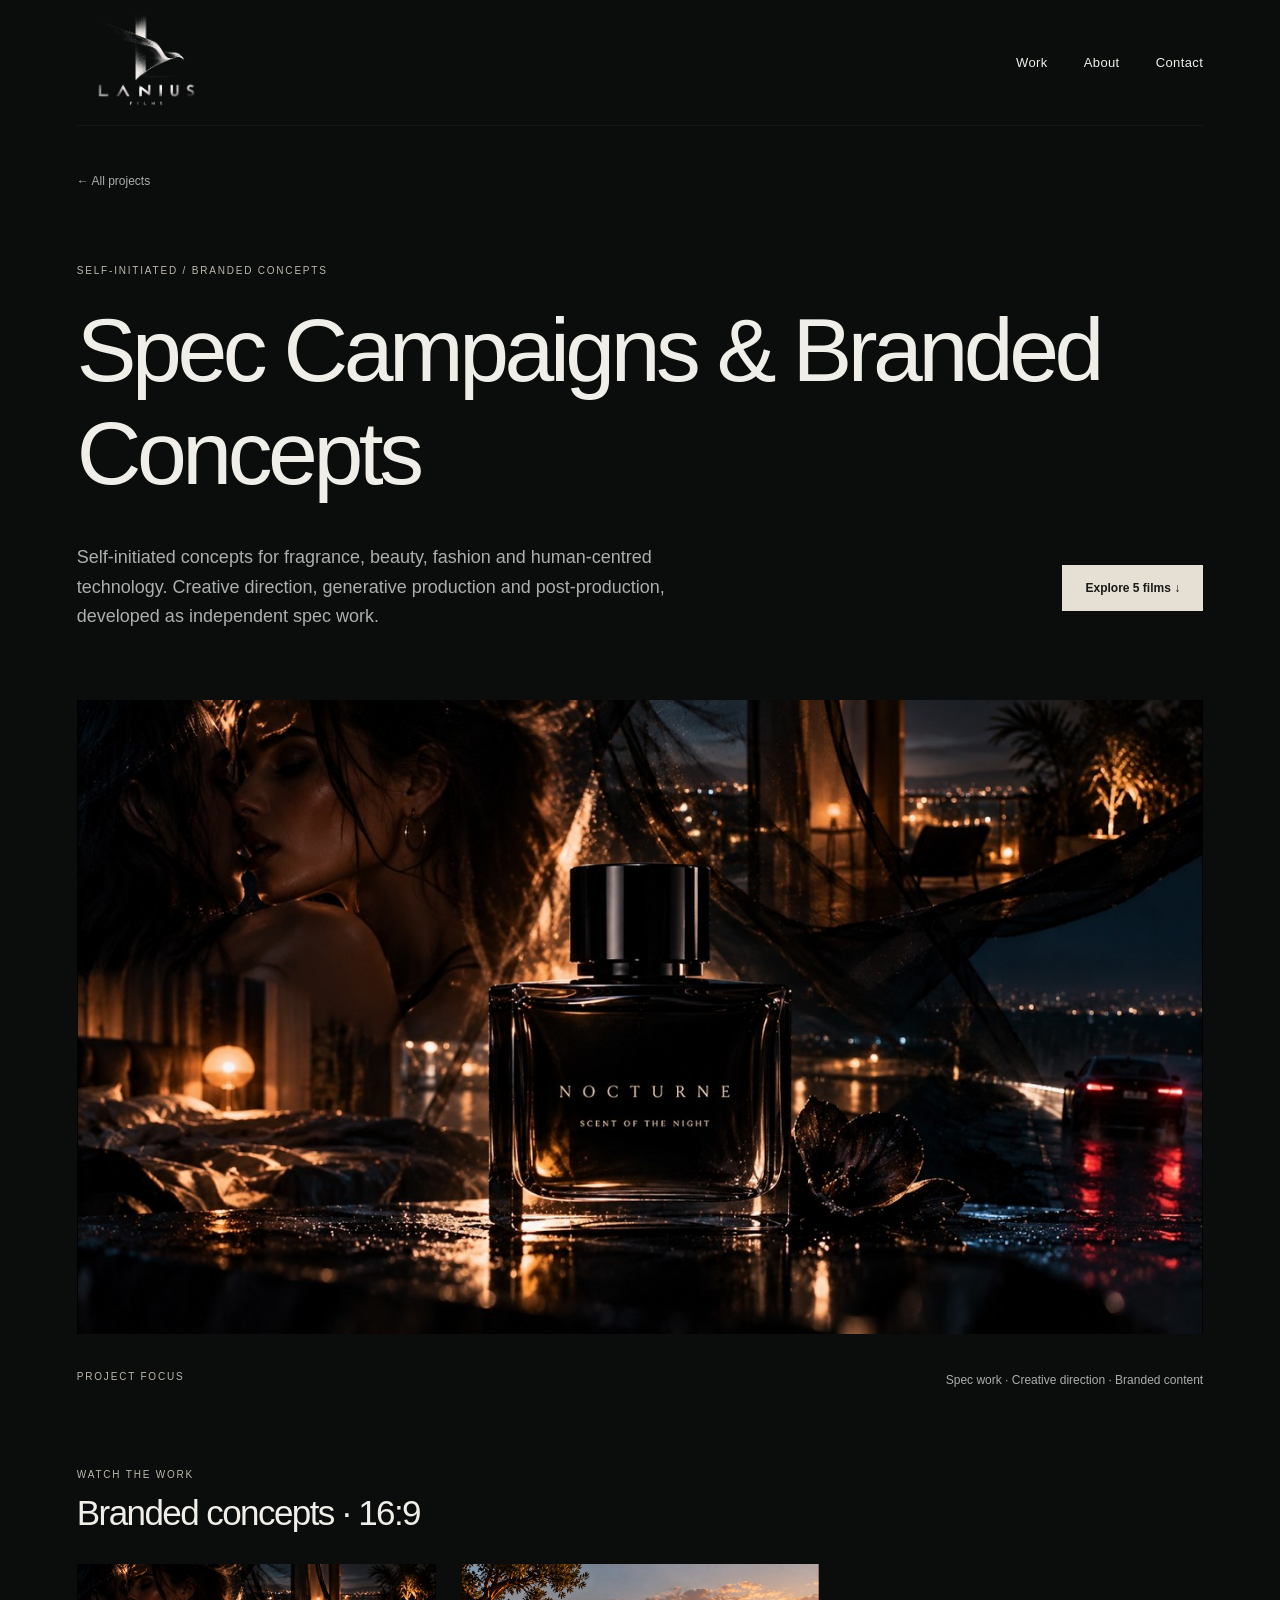
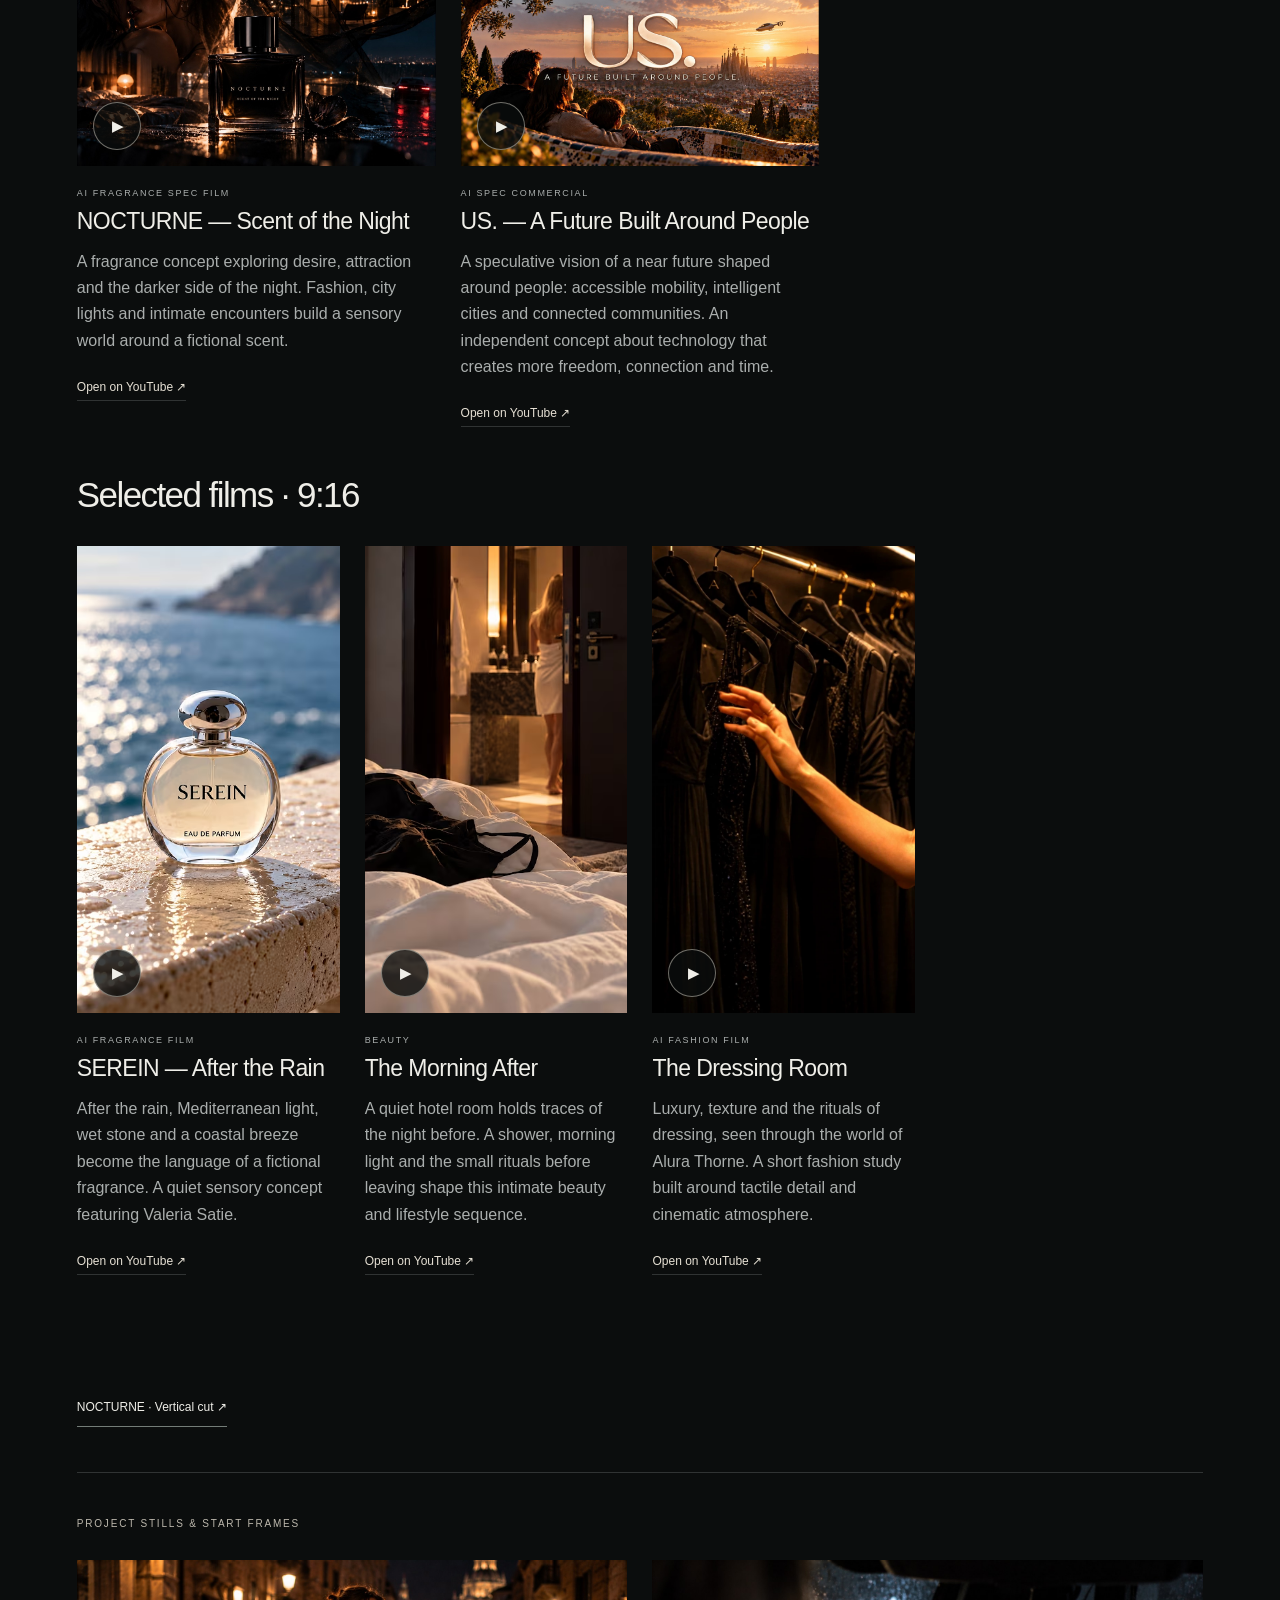
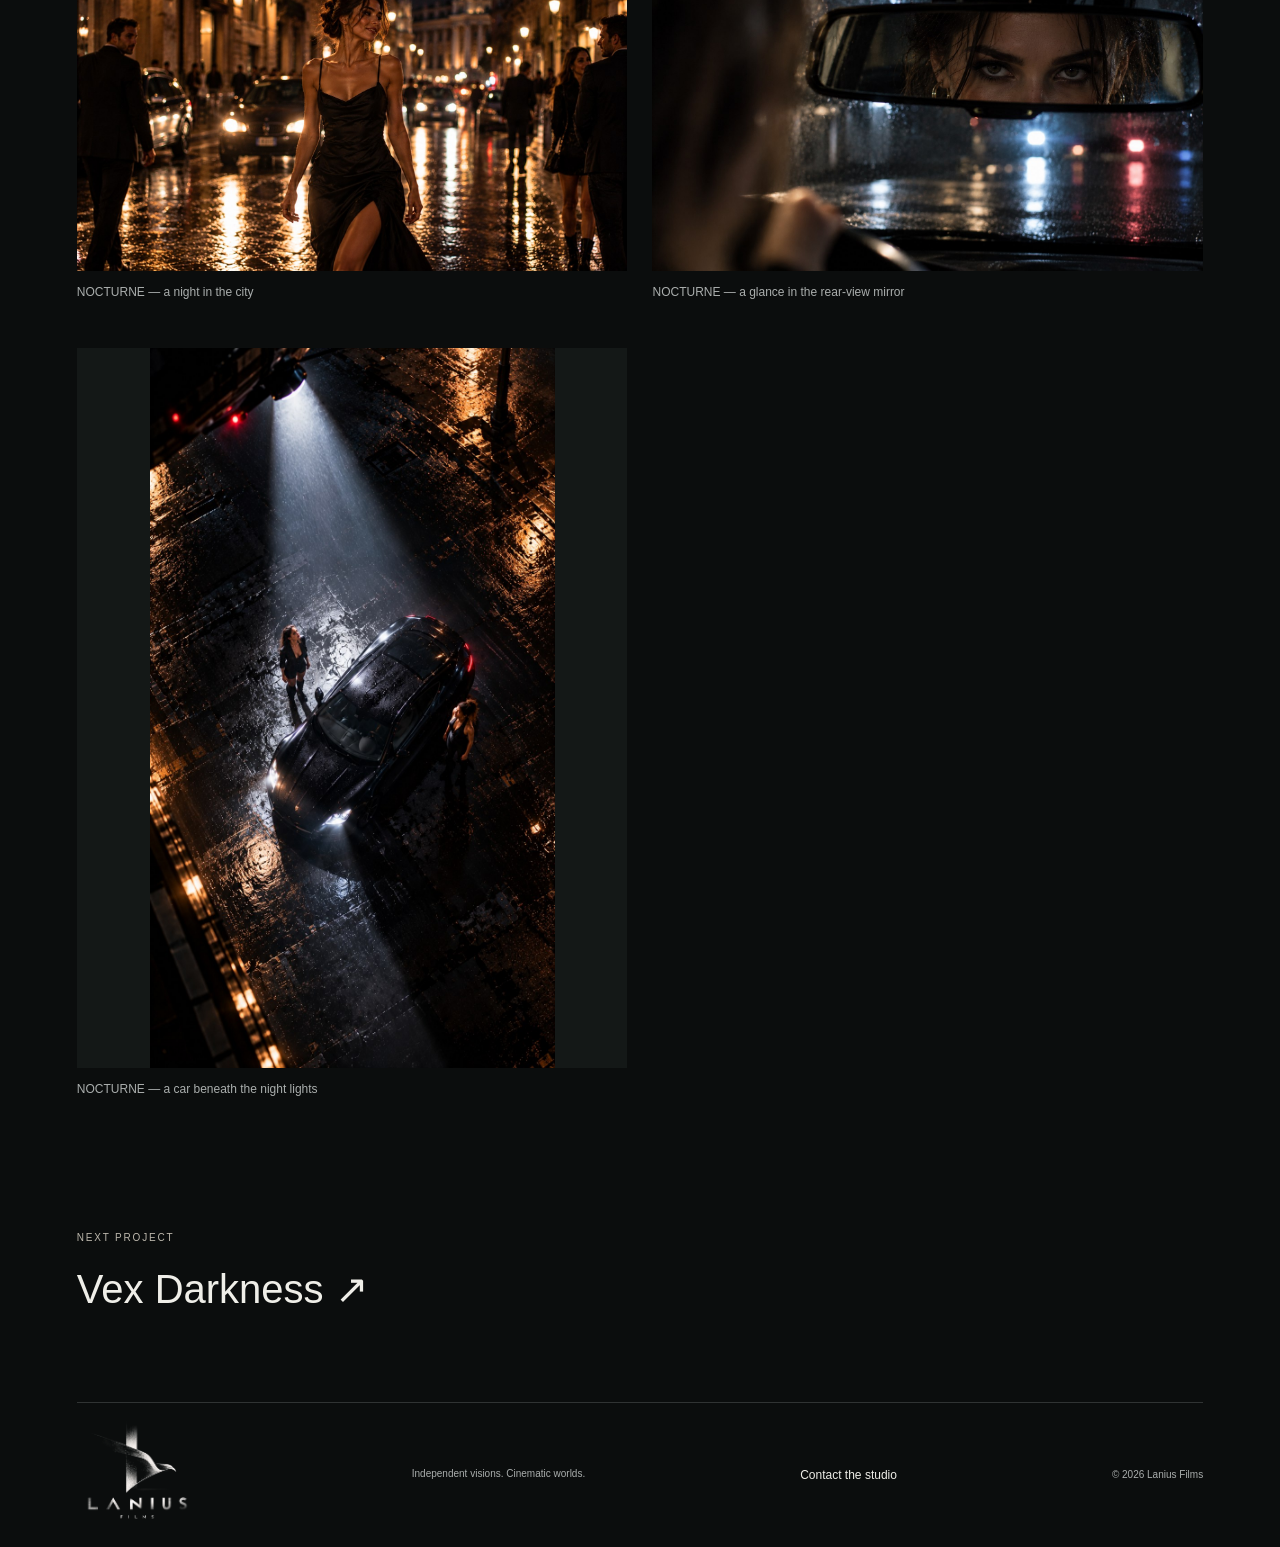
<file: spec-ai-campaigns.html>
<!doctype html>
<html lang="en"><head><meta charset="utf-8"><meta name="viewport" content="width=device-width, initial-scale=1">
<meta name="description" content="Self-initiated concepts for fragrance, beauty, fashion and human-centred technology. Creative direction, generative production and post-production, developed as independent spec work."><meta name="theme-color" content="#0b0d0d">
<link rel="canonical" href="https://laniusfilms.github.io/spec-ai-campaigns.html"><meta property="og:type" content="website"><meta property="og:site_name" content="Lanius Films"><meta property="og:url" content="https://laniusfilms.github.io/spec-ai-campaigns.html"><meta property="og:title" content="Spec Campaigns &amp; Branded Concepts — Lanius Films"><meta property="og:description" content="Self-initiated concepts for fragrance, beauty, fashion and human-centred technology. Creative direction, generative production and post-production, developed as independent spec work."><meta property="og:image" content="https://laniusfilms.github.io/assets/cover-h940Uvh2X5c.jpg"><meta name="twitter:card" content="summary_large_image"><meta name="twitter:title" content="Spec Campaigns &amp; Branded Concepts — Lanius Films"><meta name="twitter:description" content="Self-initiated concepts for fragrance, beauty, fashion and human-centred technology. Creative direction, generative production and post-production, developed as independent spec work."><meta name="twitter:image" content="https://laniusfilms.github.io/assets/cover-h940Uvh2X5c.jpg">
<title>Spec Campaigns &amp; Branded Concepts — Lanius Films</title><link rel="icon" href="assets/lanius-logo.png" type="image/png"><link rel="stylesheet" href="styles.css?v=20261119-layout"></head>
<body><a class="skip" href="#main">Skip to content</a><header class="container"><a class="brand brand-logo" href="index.html" aria-label="Lanius Films — home"><img src="assets/lanius-logo.png" alt="Lanius Films" width="100" height="100"></a><nav aria-label="Main navigation"><a href="index.html#work">Work</a><a href="index.html#about">About</a><a href="index.html#contact">Contact</a></nav></header><main id="main" class="container detail"><a class="back" href="index.html#work">← All projects</a><p class="eyebrow">Self-initiated / Branded Concepts</p><h1>Spec Campaigns &amp; Branded Concepts</h1><div class="detail-intro"><p>Self-initiated concepts for fragrance, beauty, fashion and human-centred technology. Creative direction, generative production and post-production, developed as independent spec work.</p><a class="button" href="#films">Explore 5 films ↓</a></div><figure class="detail-cover "><img src="assets/cover-h940Uvh2X5c.jpg" alt="NOCTURNE — Scent of the Night, AI fragrance film" width="1280" height="720" loading="eager" decoding="async"></figure><div class="detail-meta"><p class="eyebrow">PROJECT FOCUS</p><p>Spec work · Creative direction · Branded content</p></div><section id="films" class="project-films"><p class="eyebrow">WATCH THE WORK</p><h2>Branded concepts · 16:9</h2><div class="film-grid landscape-grid"><article class="film-card landscape"><a class="film-thumb" href="https://www.youtube.com/watch?v=h940Uvh2X5c" target="_blank" rel="noopener noreferrer" aria-label="Play NOCTURNE — Scent of the Night" data-video-id="h940Uvh2X5c" data-video-title="NOCTURNE — Scent of the Night" data-video-description="A fragrance concept exploring desire, attraction and the darker side of the night. Fashion, city lights and intimate encounters build a sensory world around a fictional scent."><img src="assets/cover-h940Uvh2X5c.jpg" alt="NOCTURNE — Scent of the Night — film poster" loading="lazy" decoding="async"><span class="play-mark" aria-hidden="true">▶</span></a><p class="eyebrow">AI fragrance spec film</p><h3>NOCTURNE — Scent of the Night</h3><p class="film-description">A fragrance concept exploring desire, attraction and the darker side of the night. Fashion, city lights and intimate encounters build a sensory world around a fictional scent.</p><a class="film-cta" href="https://www.youtube.com/watch?v=h940Uvh2X5c" target="_blank" rel="noopener noreferrer">Open on YouTube ↗</a></article><article class="film-card landscape"><a class="film-thumb" href="https://www.youtube.com/watch?v=4_iEX9mQpNQ" target="_blank" rel="noopener noreferrer" aria-label="Play US. — A Future Built Around People" data-video-id="4_iEX9mQpNQ" data-video-title="US. — A Future Built Around People" data-video-description="A speculative vision of a near future shaped around people: accessible mobility, intelligent cities and connected communities. An independent concept about technology that creates more freedom, connection and time."><img src="assets/cover-4_iEX9mQpNQ.jpg" alt="US. — A Future Built Around People — film poster" loading="lazy" decoding="async"><span class="play-mark" aria-hidden="true">▶</span></a><p class="eyebrow">AI spec commercial</p><h3>US. — A Future Built Around People</h3><p class="film-description">A speculative vision of a near future shaped around people: accessible mobility, intelligent cities and connected communities. An independent concept about technology that creates more freedom, connection and time.</p><a class="film-cta" href="https://www.youtube.com/watch?v=4_iEX9mQpNQ" target="_blank" rel="noopener noreferrer">Open on YouTube ↗</a></article></div><h2>Selected films · 9:16</h2><div class="film-grid portrait-grid"><article class="film-card portrait"><a class="film-thumb" href="https://www.youtube.com/shorts/oqhsqRslQGY" target="_blank" rel="noopener noreferrer" aria-label="Play SEREIN — After the Rain" data-video-id="oqhsqRslQGY" data-video-title="SEREIN — After the Rain" data-video-description="After the rain, Mediterranean light, wet stone and a coastal breeze become the language of a fictional fragrance. A quiet sensory concept featuring Valeria Satie."><img src="assets/cover-oqhsqRslQGY.jpg" alt="SEREIN — After the Rain — film poster" loading="lazy" decoding="async"><span class="play-mark" aria-hidden="true">▶</span></a><p class="eyebrow">AI fragrance film</p><h3>SEREIN — After the Rain</h3><p class="film-description">After the rain, Mediterranean light, wet stone and a coastal breeze become the language of a fictional fragrance. A quiet sensory concept featuring Valeria Satie.</p><a class="film-cta" href="https://www.youtube.com/shorts/oqhsqRslQGY" target="_blank" rel="noopener noreferrer">Open on YouTube ↗</a></article><article class="film-card portrait"><a class="film-thumb" href="https://youtube.com/shorts/u-hAFLda9GM?si=MUGkpr47fwujF1lz" target="_blank" rel="noopener noreferrer" aria-label="Play The Morning After" data-video-id="u-hAFLda9GM" data-video-title="The Morning After" data-video-description="A quiet hotel room holds traces of the night before. A shower, morning light and the small rituals before leaving shape this intimate beauty and lifestyle sequence."><img src="assets/cover-u-hAFLda9GM.jpg" alt="The Morning After — film poster" loading="lazy" decoding="async"><span class="play-mark" aria-hidden="true">▶</span></a><p class="eyebrow">Beauty</p><h3>The Morning After</h3><p class="film-description">A quiet hotel room holds traces of the night before. A shower, morning light and the small rituals before leaving shape this intimate beauty and lifestyle sequence.</p><a class="film-cta" href="https://youtube.com/shorts/u-hAFLda9GM?si=MUGkpr47fwujF1lz" target="_blank" rel="noopener noreferrer">Open on YouTube ↗</a></article><article class="film-card portrait"><a class="film-thumb" href="https://www.youtube.com/shorts/te0JJL8hJd0" target="_blank" rel="noopener noreferrer" aria-label="Play The Dressing Room" data-video-id="te0JJL8hJd0" data-video-title="The Dressing Room" data-video-description="Luxury, texture and the rituals of dressing, seen through the world of Alura Thorne. A short fashion study built around tactile detail and cinematic atmosphere."><img src="assets/cover-te0JJL8hJd0.webp" alt="The Dressing Room — film poster" loading="lazy" decoding="async"><span class="play-mark" aria-hidden="true">▶</span></a><p class="eyebrow">AI fashion film</p><h3>The Dressing Room</h3><p class="film-description">Luxury, texture and the rituals of dressing, seen through the world of Alura Thorne. A short fashion study built around tactile detail and cinematic atmosphere.</p><a class="film-cta" href="https://www.youtube.com/shorts/te0JJL8hJd0" target="_blank" rel="noopener noreferrer">Open on YouTube ↗</a></article></div></section><div class="alternate-cuts"><a class="text-link" href="https://www.youtube.com/shorts/xiagdFylT-A" target="_blank" rel="noopener noreferrer">NOCTURNE · Vertical cut ↗</a></div><section class="stills-section" aria-label="Project stills"><p class="eyebrow">PROJECT STILLS & START FRAMES</p><div class="gallery"><figure><img src="assets/spec-ai-campaigns-still-01.jpg" alt="NOCTURNE — a night in the city" width="1600" height="903" loading="lazy" decoding="async"><figcaption>NOCTURNE — a night in the city</figcaption></figure><figure><img src="assets/spec-ai-campaigns-still-02.jpg" alt="NOCTURNE — a glance in the rear-view mirror" width="1600" height="903" loading="lazy" decoding="async"><figcaption>NOCTURNE — a glance in the rear-view mirror</figcaption></figure><figure><img src="assets/spec-ai-campaigns-still-03.jpg" alt="NOCTURNE — a car beneath the night lights" width="900" height="1600" loading="lazy" decoding="async"><figcaption>NOCTURNE — a car beneath the night lights</figcaption></figure></div></section><div class="next"><span class="eyebrow">NEXT PROJECT</span><a href="vex-darkness.html">Vex Darkness ↗</a></div></main><footer class="container"><a class="brand brand-logo" href="index.html" aria-label="Lanius Films — home"><img src="assets/lanius-logo.png" alt="Lanius Films" width="100" height="100"></a><p>Independent visions. Cinematic worlds.</p><a href="index.html#contact">Contact the studio</a><span>© 2026 Lanius Films</span></footer><script src="script.js?v=20261119-inline" defer></script></body></html>
</file>
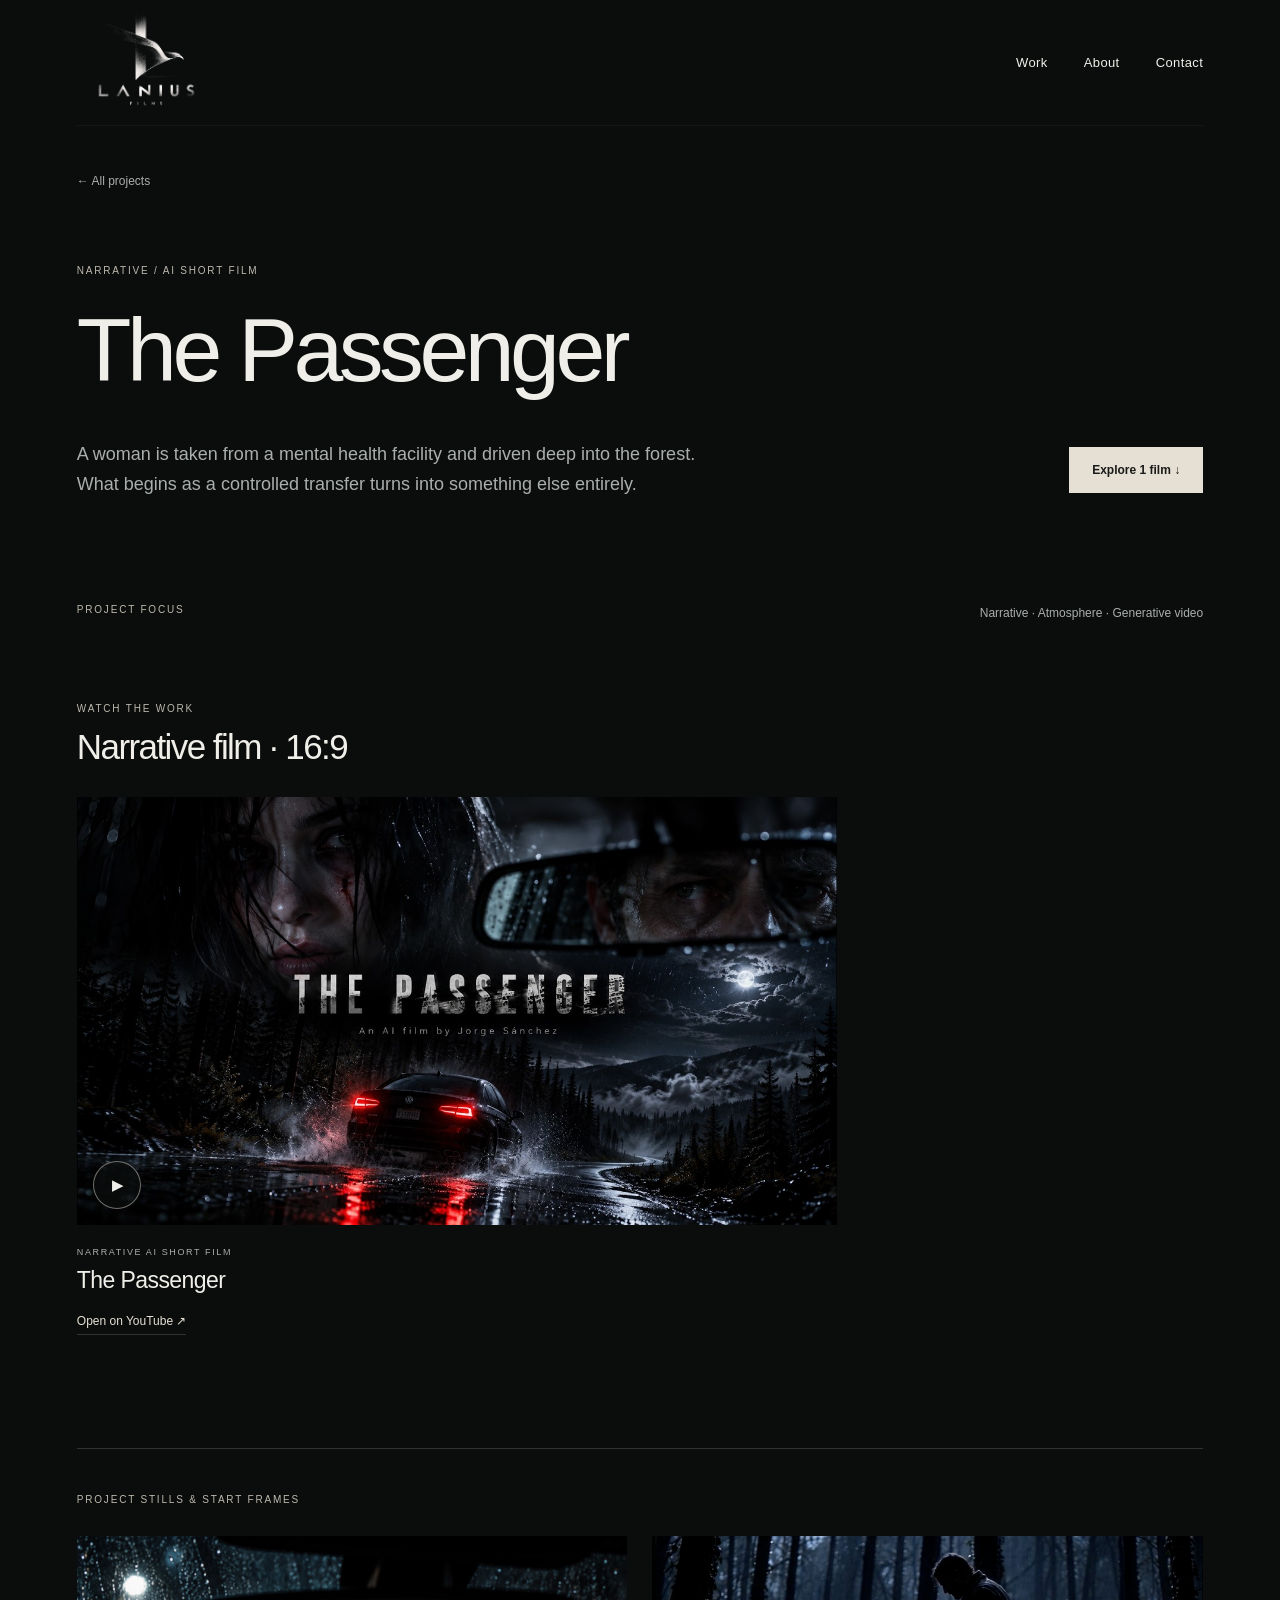
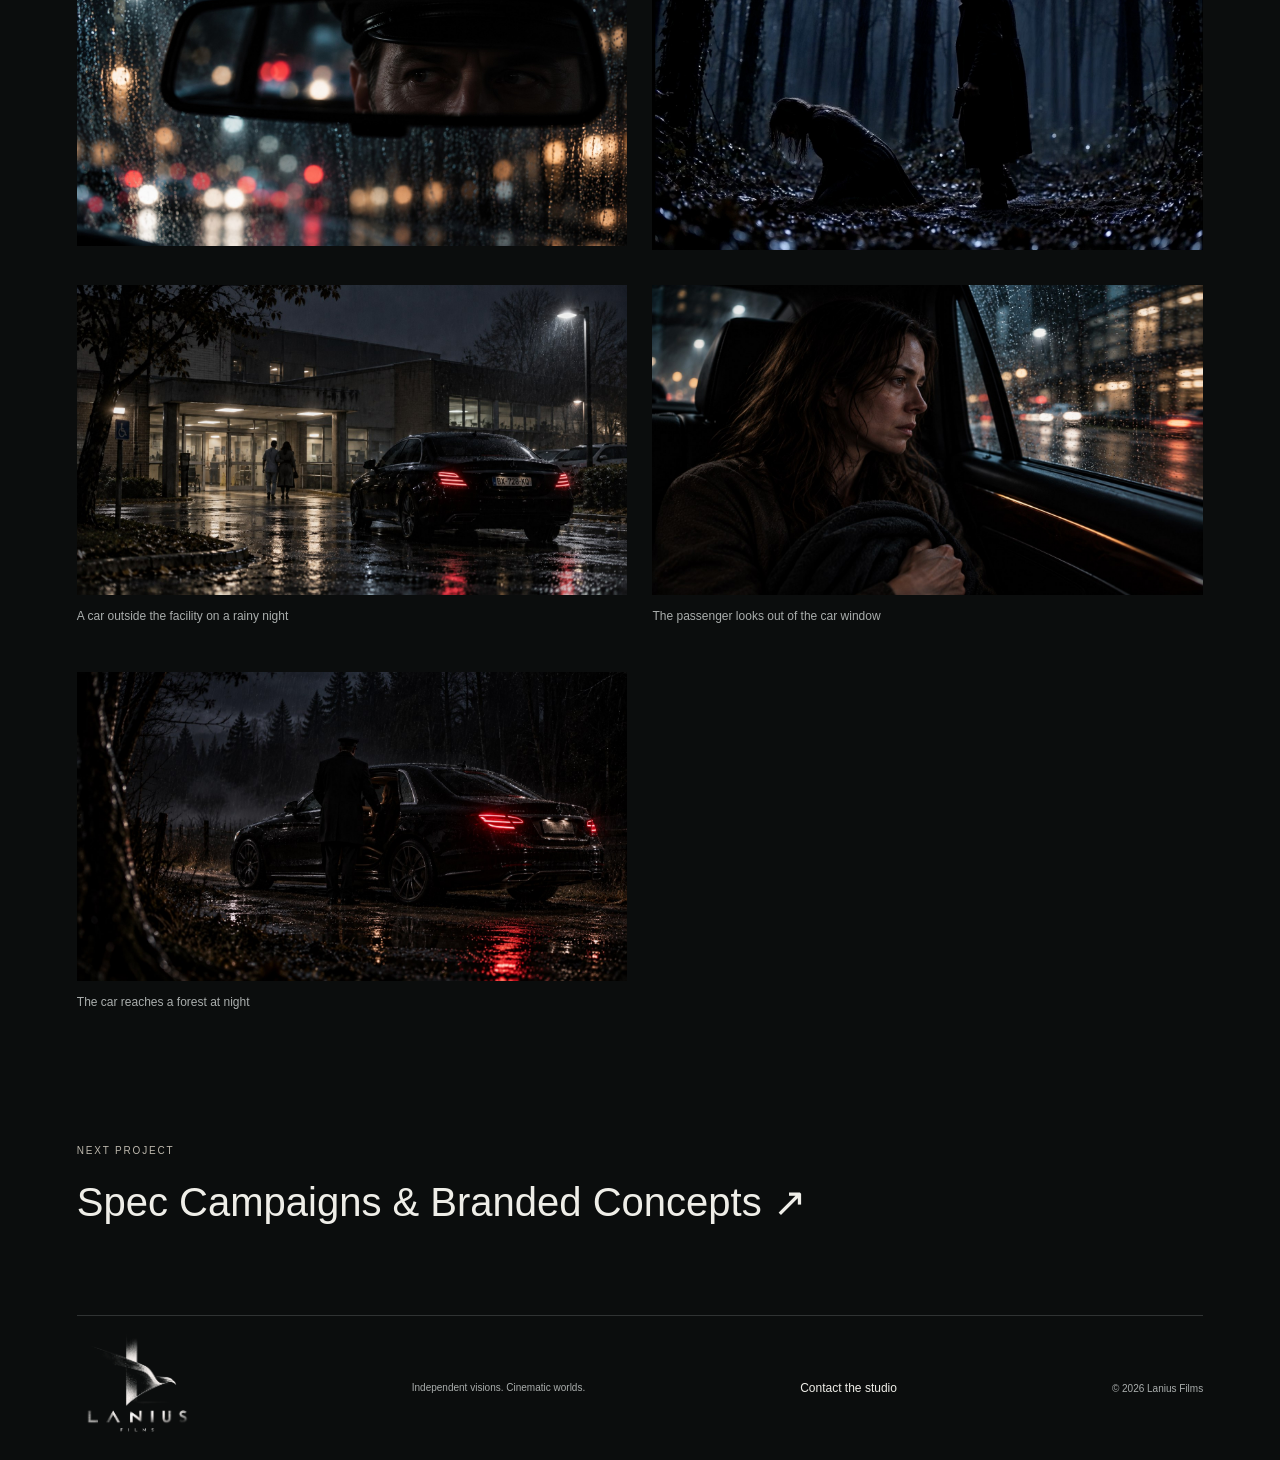
<file: the-passenger.html>
<!doctype html>
<html lang="en"><head><meta charset="utf-8"><meta name="viewport" content="width=device-width, initial-scale=1">
<meta name="description" content="A woman is taken from a mental health facility and driven deep into the forest. What begins as a controlled transfer turns into something else entirely."><meta name="theme-color" content="#0b0d0d">
<link rel="canonical" href="https://laniusfilms.github.io/the-passenger.html"><meta property="og:type" content="website"><meta property="og:site_name" content="Lanius Films"><meta property="og:url" content="https://laniusfilms.github.io/the-passenger.html"><meta property="og:title" content="The Passenger — Lanius Films"><meta property="og:description" content="A woman is taken from a mental health facility and driven deep into the forest. What begins as a controlled transfer turns into something else entirely."><meta property="og:image" content="https://laniusfilms.github.io/assets/passenger.jpg"><meta name="twitter:card" content="summary_large_image"><meta name="twitter:title" content="The Passenger — Lanius Films"><meta name="twitter:description" content="A woman is taken from a mental health facility and driven deep into the forest. What begins as a controlled transfer turns into something else entirely."><meta name="twitter:image" content="https://laniusfilms.github.io/assets/passenger.jpg">
<title>The Passenger — Lanius Films</title><link rel="icon" href="assets/lanius-logo.png" type="image/png"><link rel="stylesheet" href="styles.css?v=20261119-layout"></head>
<body><a class="skip" href="#main">Skip to content</a><header class="container"><a class="brand brand-logo" href="index.html" aria-label="Lanius Films — home"><img src="assets/lanius-logo.png" alt="Lanius Films" width="100" height="100"></a><nav aria-label="Main navigation"><a href="index.html#work">Work</a><a href="index.html#about">About</a><a href="index.html#contact">Contact</a></nav></header><main id="main" class="container detail"><a class="back" href="index.html#work">← All projects</a><p class="eyebrow">Narrative / AI Short Film</p><h1>The Passenger</h1><div class="detail-intro"><p>A woman is taken from a mental health facility and driven deep into the forest. What begins as a controlled transfer turns into something else entirely.</p><a class="button" href="#films">Explore 1 film ↓</a></div><div class="detail-meta"><p class="eyebrow">PROJECT FOCUS</p><p>Narrative · Atmosphere · Generative video</p></div><section id="films" class="project-films"><p class="eyebrow">WATCH THE WORK</p><h2>Narrative film · 16:9</h2><div class="film-grid landscape-grid"><article class="film-card landscape"><a class="film-thumb" href="https://www.youtube.com/watch?v=e6pMpZrxgxc" target="_blank" rel="noopener noreferrer" aria-label="Play The Passenger" data-video-id="e6pMpZrxgxc" data-video-title="The Passenger" data-video-description="A woman is taken from a mental health facility and driven deep into the forest. What begins as a controlled transfer turns into something else entirely."><img src="assets/cover-e6pMpZrxgxc.jpg" alt="The Passenger — film poster" loading="lazy" decoding="async"><span class="play-mark" aria-hidden="true">▶</span></a><p class="eyebrow">Narrative AI short film</p><h3>The Passenger</h3><a class="film-cta" href="https://www.youtube.com/watch?v=e6pMpZrxgxc" target="_blank" rel="noopener noreferrer">Open on YouTube ↗</a></article></div></section><section class="stills-section" aria-label="Project stills"><p class="eyebrow">PROJECT STILLS & START FRAMES</p><div class="gallery"><figure><img src="assets/passenger-mirror.jpg" alt="A driver reflected in a rain-streaked rear-view mirror" width="1672" height="941" loading="lazy" decoding="async"></figure><figure><img src="assets/passenger-forest.jpg" alt="Two figures in a moonlit forest" width="2000" height="1140" loading="lazy" decoding="async"></figure><figure><img src="assets/the-passenger-still-01.jpg" alt="A car outside the facility on a rainy night" width="1600" height="900" loading="lazy" decoding="async"><figcaption>A car outside the facility on a rainy night</figcaption></figure><figure><img src="assets/the-passenger-still-02.jpg" alt="The passenger looks out of the car window" width="1600" height="900" loading="lazy" decoding="async"><figcaption>The passenger looks out of the car window</figcaption></figure><figure><img src="assets/the-passenger-still-03.jpg" alt="The car reaches a forest at night" width="1600" height="900" loading="lazy" decoding="async"><figcaption>The car reaches a forest at night</figcaption></figure></div></section><div class="next"><span class="eyebrow">NEXT PROJECT</span><a href="spec-ai-campaigns.html">Spec Campaigns &amp; Branded Concepts ↗</a></div></main><footer class="container"><a class="brand brand-logo" href="index.html" aria-label="Lanius Films — home"><img src="assets/lanius-logo.png" alt="Lanius Films" width="100" height="100"></a><p>Independent visions. Cinematic worlds.</p><a href="index.html#contact">Contact the studio</a><span>© 2026 Lanius Films</span></footer><script src="script.js?v=20261119-inline" defer></script></body></html>
</file>
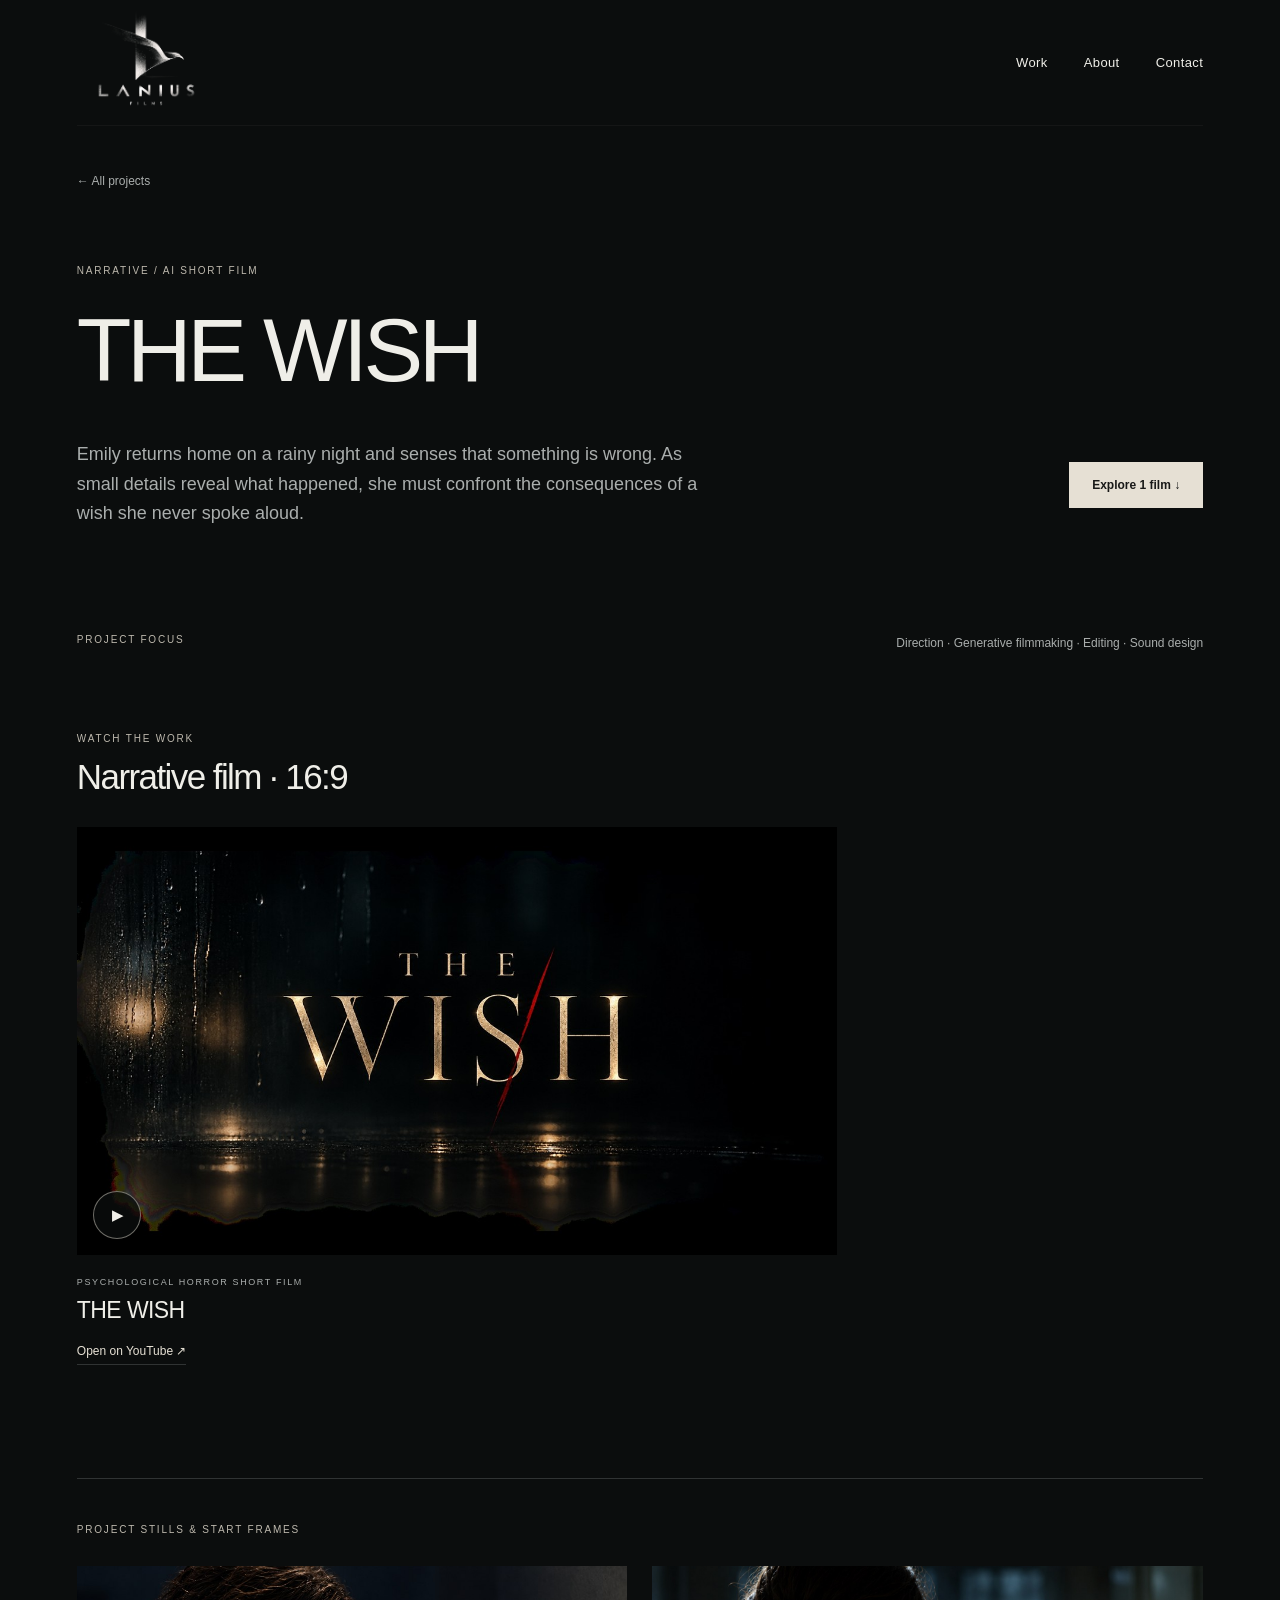
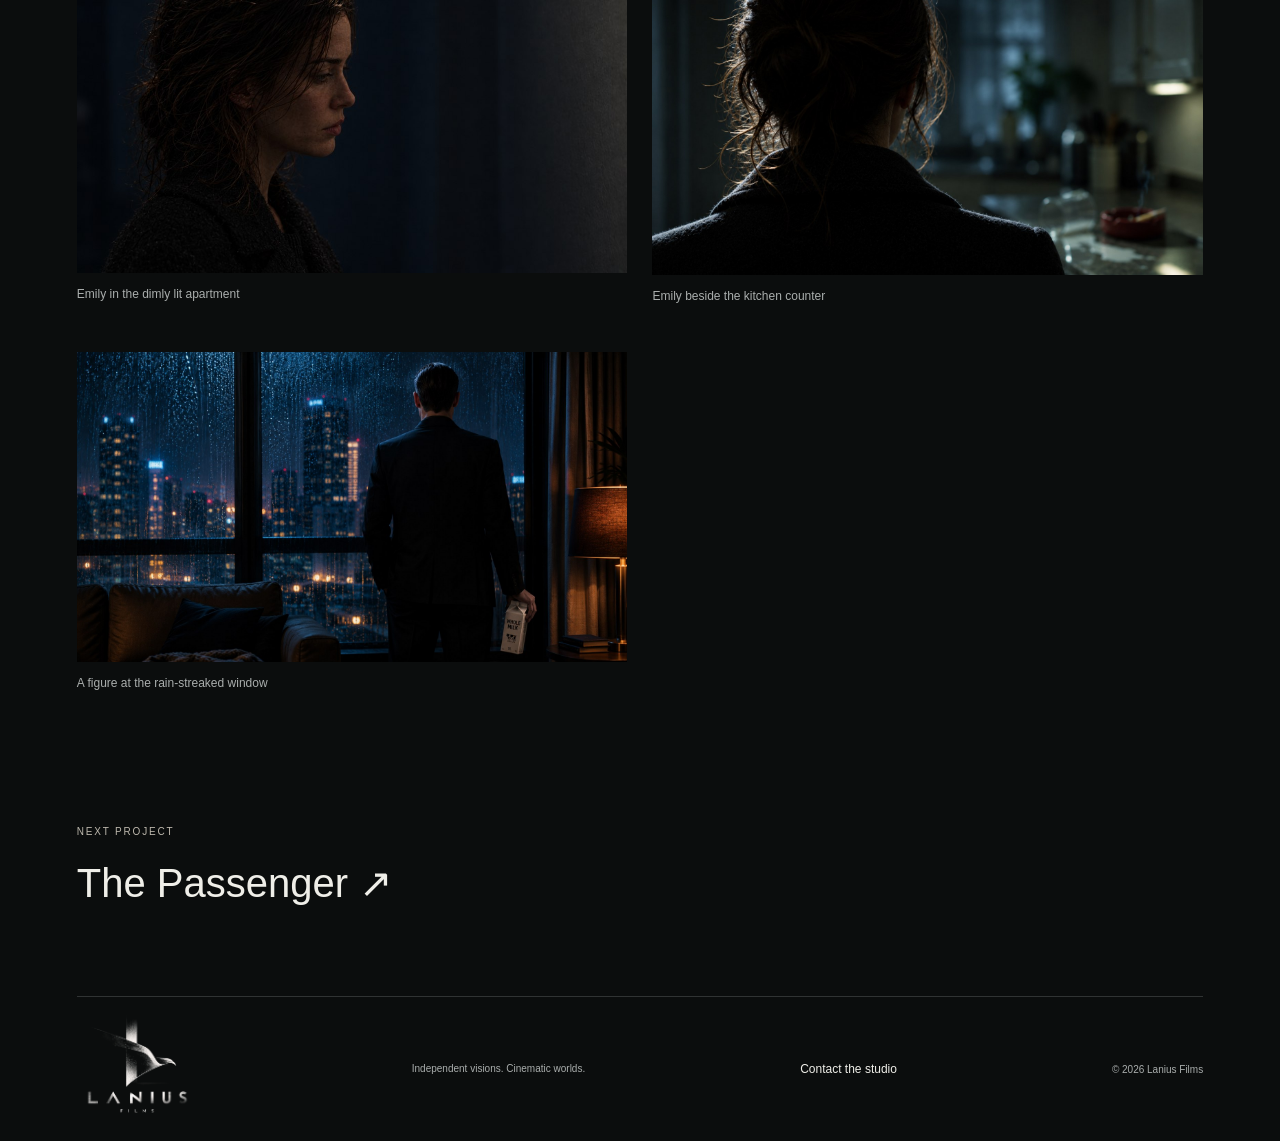
<file: the-wish.html>
<!doctype html>
<html lang="en"><head><meta charset="utf-8"><meta name="viewport" content="width=device-width, initial-scale=1">
<meta name="description" content="Emily returns home on a rainy night and senses that something is wrong. As small details reveal what happened, she must confront the consequences of a wish she never spoke aloud."><meta name="theme-color" content="#0b0d0d">
<link rel="canonical" href="https://laniusfilms.github.io/the-wish.html"><meta property="og:type" content="website"><meta property="og:site_name" content="Lanius Films"><meta property="og:url" content="https://laniusfilms.github.io/the-wish.html"><meta property="og:title" content="THE WISH — Lanius Films"><meta property="og:description" content="Emily returns home on a rainy night and senses that something is wrong. As small details reveal what happened, she must confront the consequences of a wish she never spoke aloud."><meta property="og:image" content="https://laniusfilms.github.io/assets/cover-jkNq7t0en-g.jpg"><meta name="twitter:card" content="summary_large_image"><meta name="twitter:title" content="THE WISH — Lanius Films"><meta name="twitter:description" content="Emily returns home on a rainy night and senses that something is wrong. As small details reveal what happened, she must confront the consequences of a wish she never spoke aloud."><meta name="twitter:image" content="https://laniusfilms.github.io/assets/cover-jkNq7t0en-g.jpg">
<title>THE WISH — Lanius Films</title><link rel="icon" href="assets/lanius-logo.png" type="image/png"><link rel="stylesheet" href="styles.css?v=20261119-layout"></head>
<body><a class="skip" href="#main">Skip to content</a><header class="container"><a class="brand brand-logo" href="index.html" aria-label="Lanius Films — home"><img src="assets/lanius-logo.png" alt="Lanius Films" width="100" height="100"></a><nav aria-label="Main navigation"><a href="index.html#work">Work</a><a href="index.html#about">About</a><a href="index.html#contact">Contact</a></nav></header><main id="main" class="container detail"><a class="back" href="index.html#work">← All projects</a><p class="eyebrow">Narrative / AI Short Film</p><h1>THE WISH</h1><div class="detail-intro"><p>Emily returns home on a rainy night and senses that something is wrong. As small details reveal what happened, she must confront the consequences of a wish she never spoke aloud.</p><a class="button" href="#films">Explore 1 film ↓</a></div><div class="detail-meta"><p class="eyebrow">PROJECT FOCUS</p><p>Direction · Generative filmmaking · Editing · Sound design</p></div><section id="films" class="project-films"><p class="eyebrow">WATCH THE WORK</p><h2>Narrative film · 16:9</h2><div class="film-grid landscape-grid"><article class="film-card landscape"><a class="film-thumb" href="https://www.youtube.com/watch?v=jkNq7t0en-g" target="_blank" rel="noopener noreferrer" aria-label="Play THE WISH" data-video-id="jkNq7t0en-g" data-video-title="THE WISH" data-video-description="Emily returns home on a rainy night and senses that something is wrong. As small details reveal what happened, she must confront the consequences of a wish she never spoke aloud."><img src="assets/cover-jkNq7t0en-g.jpg" alt="THE WISH — film poster" loading="lazy" decoding="async"><span class="play-mark" aria-hidden="true">▶</span></a><p class="eyebrow">Psychological horror short film</p><h3>THE WISH</h3><a class="film-cta" href="https://www.youtube.com/watch?v=jkNq7t0en-g" target="_blank" rel="noopener noreferrer">Open on YouTube ↗</a></article></div></section><section class="stills-section" aria-label="Project stills"><p class="eyebrow">PROJECT STILLS & START FRAMES</p><div class="gallery"><figure><img src="assets/the-wish-still-01.jpg" alt="Emily in the dimly lit apartment" width="1088" height="608" loading="lazy" decoding="async"><figcaption>Emily in the dimly lit apartment</figcaption></figure><figure><img src="assets/the-wish-still-02.jpg" alt="Emily beside the kitchen counter" width="1600" height="900" loading="lazy" decoding="async"><figcaption>Emily beside the kitchen counter</figcaption></figure><figure><img src="assets/the-wish-still-03.jpg" alt="A figure at the rain-streaked window" width="1600" height="900" loading="lazy" decoding="async"><figcaption>A figure at the rain-streaked window</figcaption></figure></div></section><div class="next"><span class="eyebrow">NEXT PROJECT</span><a href="the-passenger.html">The Passenger ↗</a></div></main><footer class="container"><a class="brand brand-logo" href="index.html" aria-label="Lanius Films — home"><img src="assets/lanius-logo.png" alt="Lanius Films" width="100" height="100"></a><p>Independent visions. Cinematic worlds.</p><a href="index.html#contact">Contact the studio</a><span>© 2026 Lanius Films</span></footer><script src="script.js?v=20261119-inline" defer></script></body></html>
</file>
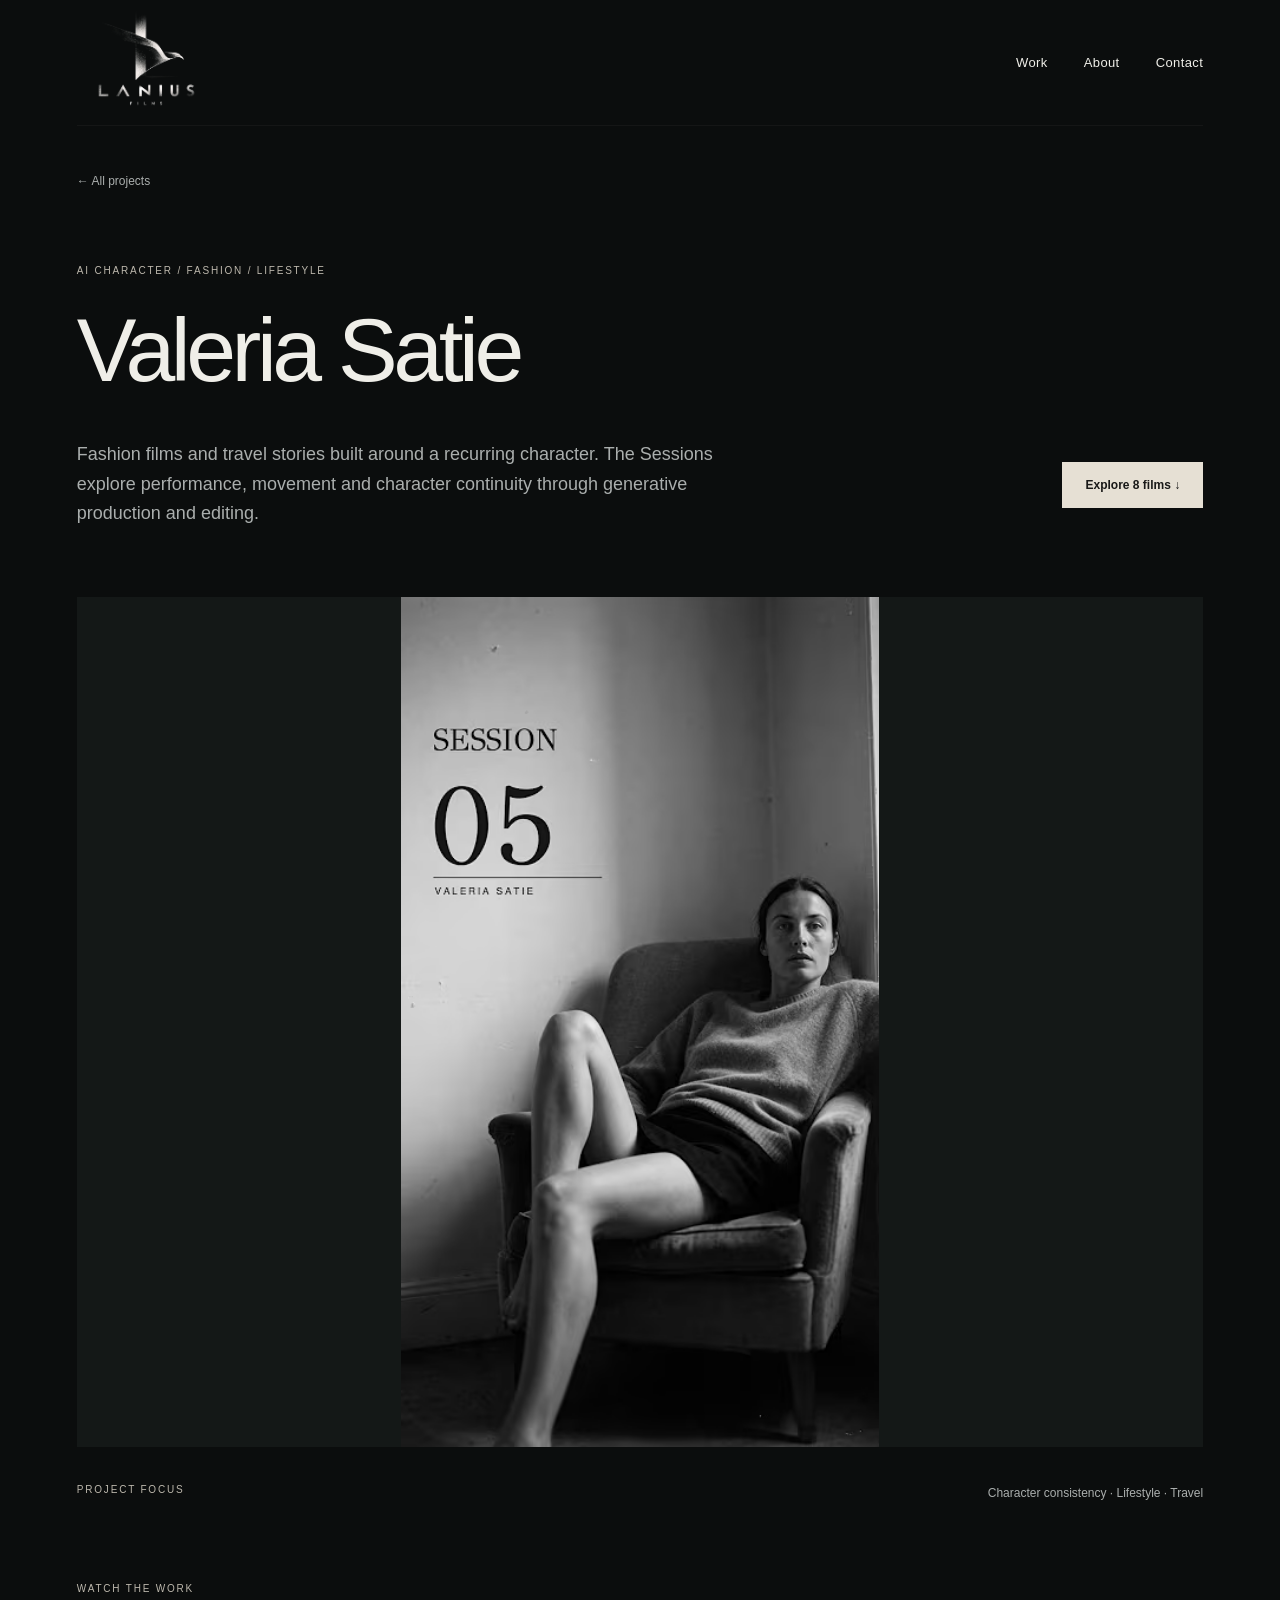
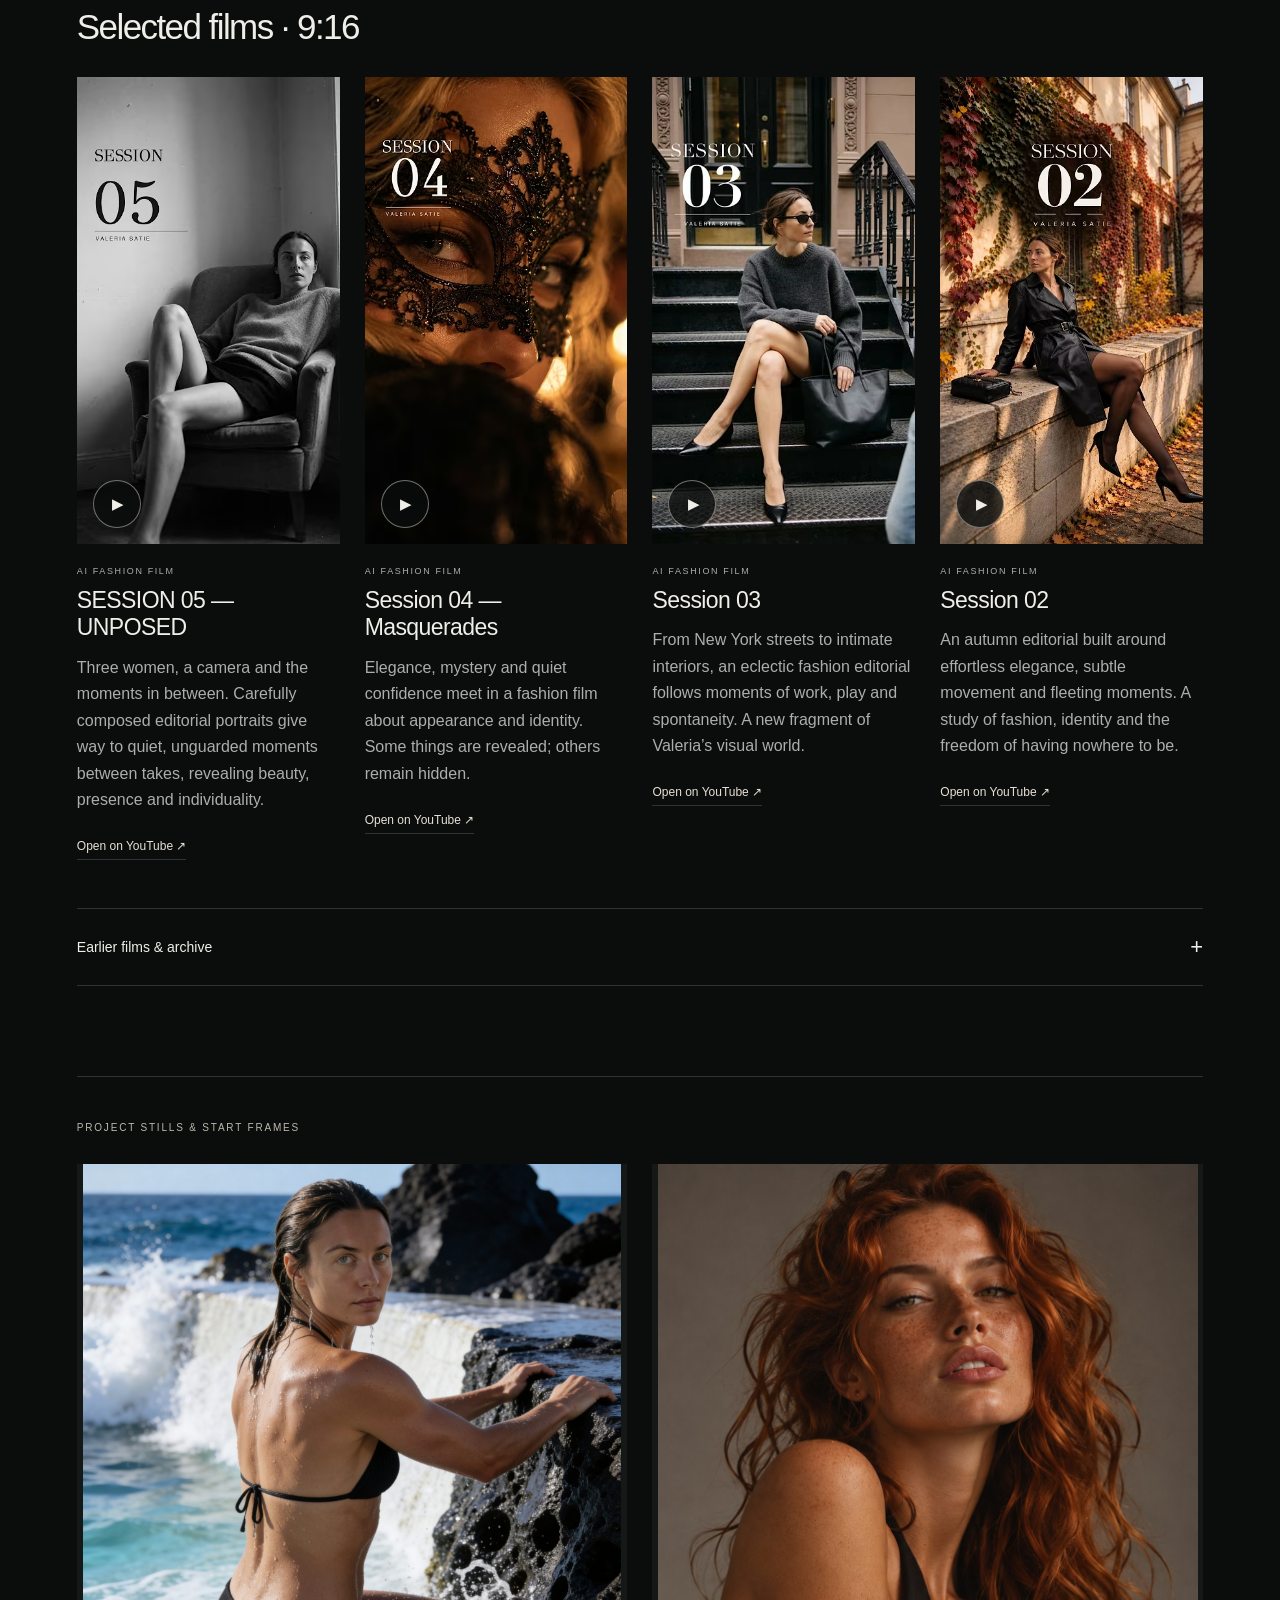
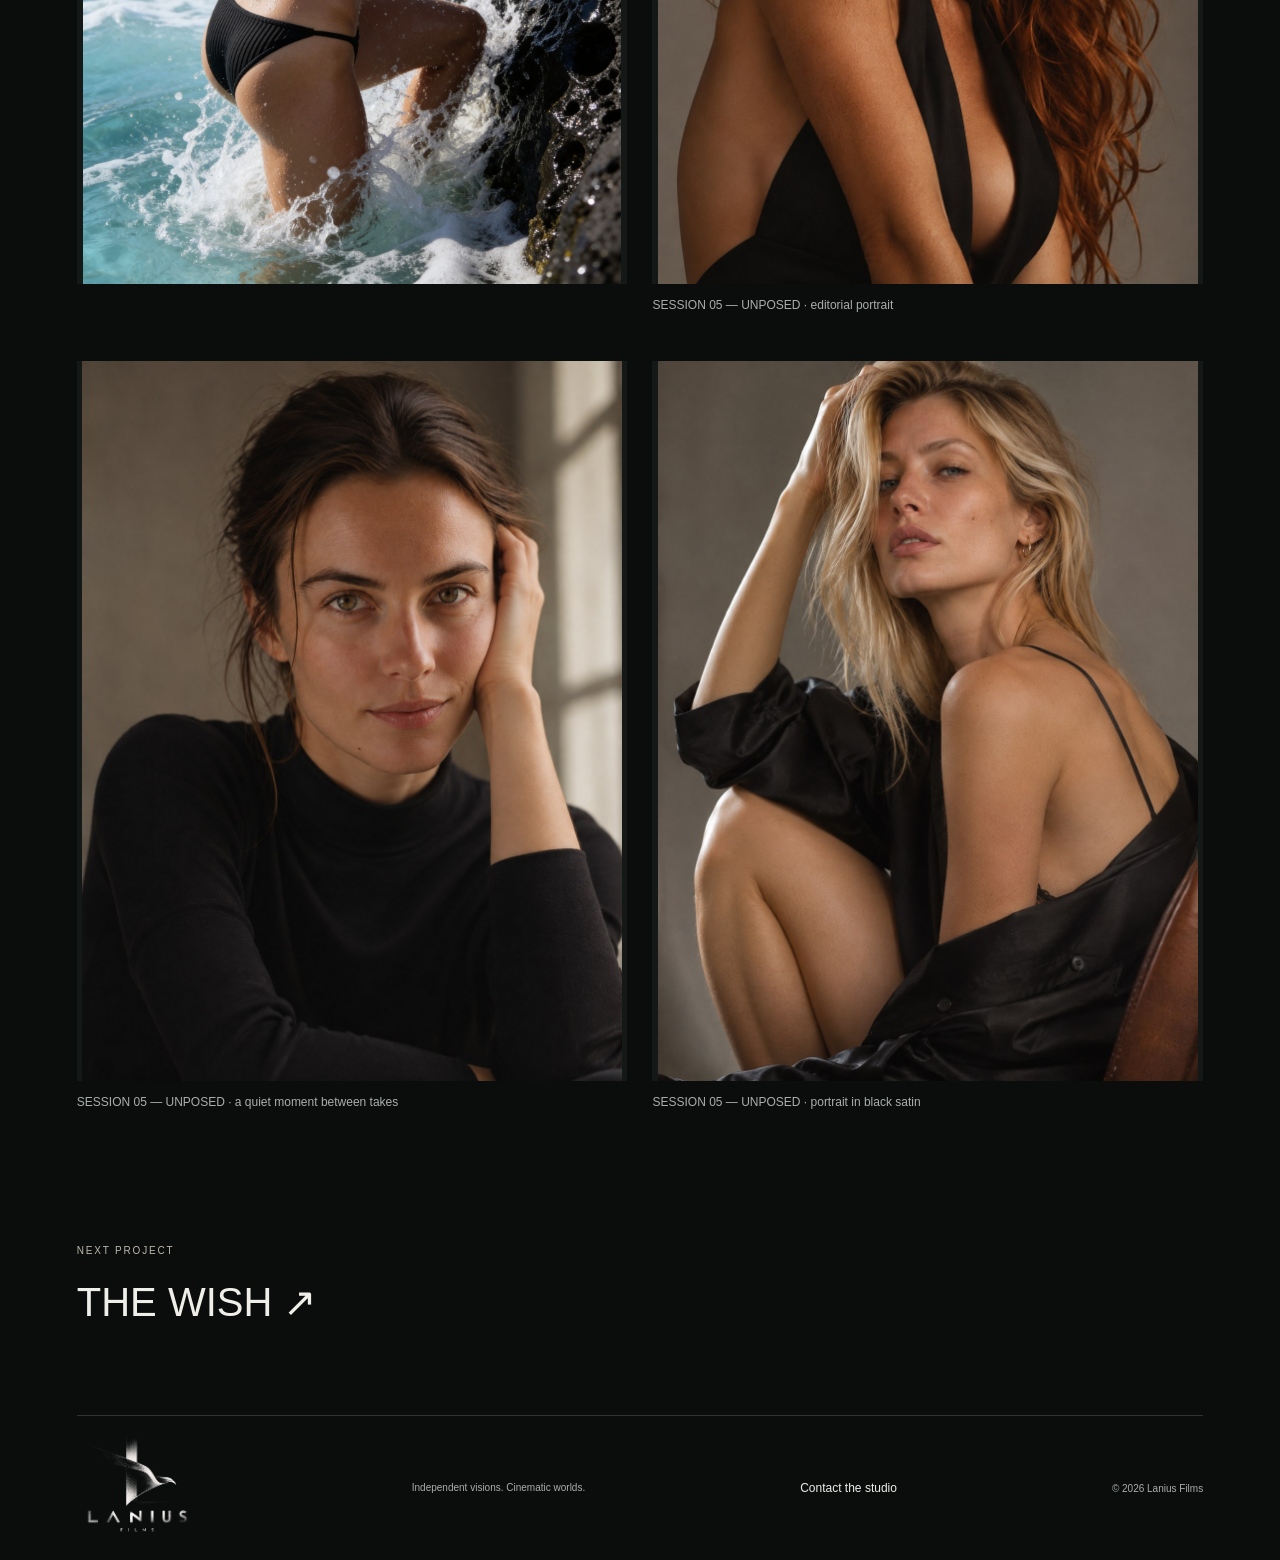
<file: valeria.html>
<!doctype html>
<html lang="en"><head><meta charset="utf-8"><meta name="viewport" content="width=device-width, initial-scale=1">
<meta name="description" content="Fashion films and travel stories built around a recurring character. The Sessions explore performance, movement and character continuity through generative production and editing."><meta name="theme-color" content="#0b0d0d">
<link rel="canonical" href="https://laniusfilms.github.io/valeria.html"><meta property="og:type" content="website"><meta property="og:site_name" content="Lanius Films"><meta property="og:url" content="https://laniusfilms.github.io/valeria.html"><meta property="og:title" content="Valeria Satie — Lanius Films"><meta property="og:description" content="Fashion films and travel stories built around a recurring character. The Sessions explore performance, movement and character continuity through generative production and editing."><meta property="og:image" content="https://laniusfilms.github.io/assets/cover-B-Z4Kjno2xo.jpg"><meta name="twitter:card" content="summary_large_image"><meta name="twitter:title" content="Valeria Satie — Lanius Films"><meta name="twitter:description" content="Fashion films and travel stories built around a recurring character. The Sessions explore performance, movement and character continuity through generative production and editing."><meta name="twitter:image" content="https://laniusfilms.github.io/assets/cover-B-Z4Kjno2xo.jpg">
<title>Valeria Satie — Lanius Films</title><link rel="icon" href="assets/lanius-logo.png" type="image/png"><link rel="stylesheet" href="styles.css?v=20261119-layout"></head>
<body><a class="skip" href="#main">Skip to content</a><header class="container"><a class="brand brand-logo" href="index.html" aria-label="Lanius Films — home"><img src="assets/lanius-logo.png" alt="Lanius Films" width="100" height="100"></a><nav aria-label="Main navigation"><a href="index.html#work">Work</a><a href="index.html#about">About</a><a href="index.html#contact">Contact</a></nav></header><main id="main" class="container detail"><a class="back" href="index.html#work">← All projects</a><p class="eyebrow">AI Character / Fashion / Lifestyle</p><h1>Valeria Satie</h1><div class="detail-intro"><p>Fashion films and travel stories built around a recurring character. The Sessions explore performance, movement and character continuity through generative production and editing.</p><a class="button" href="#films">Explore 8 films ↓</a></div><figure class="detail-cover vertical"><img src="assets/cover-B-Z4Kjno2xo.jpg" alt="SESSION 05 — UNPOSED — approved Valeria Satie fashion film poster" width="941" height="1672" loading="eager" decoding="async"></figure><div class="detail-meta"><p class="eyebrow">PROJECT FOCUS</p><p>Character consistency · Lifestyle · Travel</p></div><section id="films" class="project-films"><p class="eyebrow">WATCH THE WORK</p><h2>Selected films · 9:16</h2><div class="film-grid portrait-grid"><article class="film-card portrait"><a class="film-thumb" href="https://www.youtube.com/shorts/B-Z4Kjno2xo" target="_blank" rel="noopener noreferrer" aria-label="Play SESSION 05 — UNPOSED" data-video-id="B-Z4Kjno2xo" data-video-title="SESSION 05 — UNPOSED" data-video-description="Three women, a camera and the moments in between. Carefully composed editorial portraits give way to quiet, unguarded moments between takes, revealing beauty, presence and individuality."><img src="assets/cover-B-Z4Kjno2xo.jpg" alt="SESSION 05 — UNPOSED — film poster" loading="lazy" decoding="async"><span class="play-mark" aria-hidden="true">▶</span></a><p class="eyebrow">AI fashion film</p><h3>SESSION 05 — UNPOSED</h3><p class="film-description">Three women, a camera and the moments in between. Carefully composed editorial portraits give way to quiet, unguarded moments between takes, revealing beauty, presence and individuality.</p><a class="film-cta" href="https://www.youtube.com/shorts/B-Z4Kjno2xo" target="_blank" rel="noopener noreferrer">Open on YouTube ↗</a></article><article class="film-card portrait"><a class="film-thumb" href="https://www.youtube.com/shorts/GRWvNh3HzEI" target="_blank" rel="noopener noreferrer" aria-label="Play Session 04 — Masquerades" data-video-id="GRWvNh3HzEI" data-video-title="Session 04 — Masquerades" data-video-description="Elegance, mystery and quiet confidence meet in a fashion film about appearance and identity. Some things are revealed; others remain hidden."><img src="assets/cover-GRWvNh3HzEI.jpg" alt="Session 04 — Masquerades — film poster" loading="lazy" decoding="async"><span class="play-mark" aria-hidden="true">▶</span></a><p class="eyebrow">AI fashion film</p><h3>Session 04 — Masquerades</h3><p class="film-description">Elegance, mystery and quiet confidence meet in a fashion film about appearance and identity. Some things are revealed; others remain hidden.</p><a class="film-cta" href="https://www.youtube.com/shorts/GRWvNh3HzEI" target="_blank" rel="noopener noreferrer">Open on YouTube ↗</a></article><article class="film-card portrait"><a class="film-thumb" href="https://www.youtube.com/shorts/UGk3CSBFAs8" target="_blank" rel="noopener noreferrer" aria-label="Play Session 03" data-video-id="UGk3CSBFAs8" data-video-title="Session 03" data-video-description="From New York streets to intimate interiors, an eclectic fashion editorial follows moments of work, play and spontaneity. A new fragment of Valeria’s visual world."><img src="assets/cover-UGk3CSBFAs8.webp" alt="Session 03 — film poster" loading="lazy" decoding="async"><span class="play-mark" aria-hidden="true">▶</span></a><p class="eyebrow">AI fashion film</p><h3>Session 03</h3><p class="film-description">From New York streets to intimate interiors, an eclectic fashion editorial follows moments of work, play and spontaneity. A new fragment of Valeria’s visual world.</p><a class="film-cta" href="https://www.youtube.com/shorts/UGk3CSBFAs8" target="_blank" rel="noopener noreferrer">Open on YouTube ↗</a></article><article class="film-card portrait"><a class="film-thumb" href="https://www.youtube.com/shorts/oXF-xJfsDTw" target="_blank" rel="noopener noreferrer" aria-label="Play Session 02" data-video-id="oXF-xJfsDTw" data-video-title="Session 02" data-video-description="An autumn editorial built around effortless elegance, subtle movement and fleeting moments. A study of fashion, identity and the freedom of having nowhere to be."><img src="assets/cover-oXF-xJfsDTw.webp" alt="Session 02 — film poster" loading="lazy" decoding="async"><span class="play-mark" aria-hidden="true">▶</span></a><p class="eyebrow">AI fashion film</p><h3>Session 02</h3><p class="film-description">An autumn editorial built around effortless elegance, subtle movement and fleeting moments. A study of fashion, identity and the freedom of having nowhere to be.</p><a class="film-cta" href="https://www.youtube.com/shorts/oXF-xJfsDTw" target="_blank" rel="noopener noreferrer">Open on YouTube ↗</a></article></div><details class="film-archive"><summary>Earlier films & archive</summary><div class="film-grid portrait-grid archive-grid"><article class="film-card portrait"><a class="film-thumb" href="https://www.youtube.com/shorts/mIppZI_FBTA" target="_blank" rel="noopener noreferrer" aria-label="Play Session 01" data-video-id="mIppZI_FBTA" data-video-title="Session 01" data-video-description="Natural light, movement and texture introduce Valeria Satie through intimate cinematic fragments. An editorial in which ordinary moments become a story without words."><img src="assets/cover-mIppZI_FBTA.webp" alt="Session 01 — film poster" loading="lazy" decoding="async"><span class="play-mark" aria-hidden="true">▶</span></a><p class="eyebrow">AI fashion film</p><h3>Session 01</h3><p class="film-description">Natural light, movement and texture introduce Valeria Satie through intimate cinematic fragments. An editorial in which ordinary moments become a story without words.</p><a class="film-cta" href="https://www.youtube.com/shorts/mIppZI_FBTA" target="_blank" rel="noopener noreferrer">Open on YouTube ↗</a></article><article class="film-card portrait"><a class="film-thumb" href="https://youtube.com/shorts/jWVXYVN-Y2I?si=QXNgGBjqFc1zawLg" target="_blank" rel="noopener noreferrer" aria-label="Play Sant Joan" data-video-id="jWVXYVN-Y2I" data-video-title="Sant Joan" data-video-description="Warm summer nights, fireworks, city spaces and quiet moments by the pool. Valeria moves through the atmosphere of Sant Joan in a cinematic lifestyle short."><img src="assets/cover-jWVXYVN-Y2I.webp" alt="Sant Joan — film poster" loading="lazy" decoding="async"><span class="play-mark" aria-hidden="true">▶</span></a><p class="eyebrow">AI Character</p><h3>Sant Joan</h3><p class="film-description">Warm summer nights, fireworks, city spaces and quiet moments by the pool. Valeria moves through the atmosphere of Sant Joan in a cinematic lifestyle short.</p><a class="film-cta" href="https://youtube.com/shorts/jWVXYVN-Y2I?si=QXNgGBjqFc1zawLg" target="_blank" rel="noopener noreferrer">Open on YouTube ↗</a></article><article class="film-card portrait"><a class="film-thumb" href="https://www.youtube.com/shorts/oN-sfSQ3YX4" target="_blank" rel="noopener noreferrer" aria-label="Play Iceland" data-video-id="oN-sfSQ3YX4" data-video-title="Iceland" data-video-description="Cold landscapes meet warm interiors, spa settings and geothermal water. Valeria travels through the contrasts of Iceland in a cinematic study of place, character and continuity."><img src="assets/cover-oN-sfSQ3YX4.webp" alt="Iceland — film poster" loading="lazy" decoding="async"><span class="play-mark" aria-hidden="true">▶</span></a><p class="eyebrow">AI character film</p><h3>Iceland</h3><p class="film-description">Cold landscapes meet warm interiors, spa settings and geothermal water. Valeria travels through the contrasts of Iceland in a cinematic study of place, character and continuity.</p><a class="film-cta" href="https://www.youtube.com/shorts/oN-sfSQ3YX4" target="_blank" rel="noopener noreferrer">Open on YouTube ↗</a></article><article class="film-card portrait"><a class="film-thumb" href="https://youtube.com/shorts/u4Ar4bxAP8I?si=lPZs9Ay-Skrv72z3" target="_blank" rel="noopener noreferrer" aria-label="Play Madeira" data-video-id="u4Ar4bxAP8I" data-video-title="Madeira" data-video-description="Valeria moves through Madeira’s dramatic coastlines, water and rock formations. Natural light and warm evening tones shape a cinematic travel editorial."><img src="assets/cover-u4Ar4bxAP8I.webp" alt="Madeira — film poster" loading="lazy" decoding="async"><span class="play-mark" aria-hidden="true">▶</span></a><p class="eyebrow">AI Character</p><h3>Madeira</h3><p class="film-description">Valeria moves through Madeira’s dramatic coastlines, water and rock formations. Natural light and warm evening tones shape a cinematic travel editorial.</p><a class="film-cta" href="https://youtube.com/shorts/u4Ar4bxAP8I?si=lPZs9Ay-Skrv72z3" target="_blank" rel="noopener noreferrer">Open on YouTube ↗</a></article></div></details></section><section class="stills-section" aria-label="Project stills"><p class="eyebrow">PROJECT STILLS & START FRAMES</p><div class="gallery"><figure><img src="assets/valeria-ocean.jpg" alt="Valeria Satie beside rocks and breaking waves" width="1496" height="2000" loading="lazy" decoding="async"></figure><figure><img src="assets/valeria-still-01.jpg" alt="SESSION 05 — UNPOSED · editorial portrait" width="1086" height="1448" loading="lazy" decoding="async"><figcaption>SESSION 05 — UNPOSED · editorial portrait</figcaption></figure><figure><img src="assets/valeria-still-02.jpg" alt="SESSION 05 — UNPOSED · a quiet moment between takes" width="1086" height="1448" loading="lazy" decoding="async"><figcaption>SESSION 05 — UNPOSED · a quiet moment between takes</figcaption></figure><figure><img src="assets/valeria-still-03.jpg" alt="SESSION 05 — UNPOSED · portrait in black satin" width="1086" height="1448" loading="lazy" decoding="async"><figcaption>SESSION 05 — UNPOSED · portrait in black satin</figcaption></figure></div></section><div class="next"><span class="eyebrow">NEXT PROJECT</span><a href="the-wish.html">THE WISH ↗</a></div></main><footer class="container"><a class="brand brand-logo" href="index.html" aria-label="Lanius Films — home"><img src="assets/lanius-logo.png" alt="Lanius Films" width="100" height="100"></a><p>Independent visions. Cinematic worlds.</p><a href="index.html#contact">Contact the studio</a><span>© 2026 Lanius Films</span></footer><script src="script.js?v=20261119-inline" defer></script></body></html>
</file>
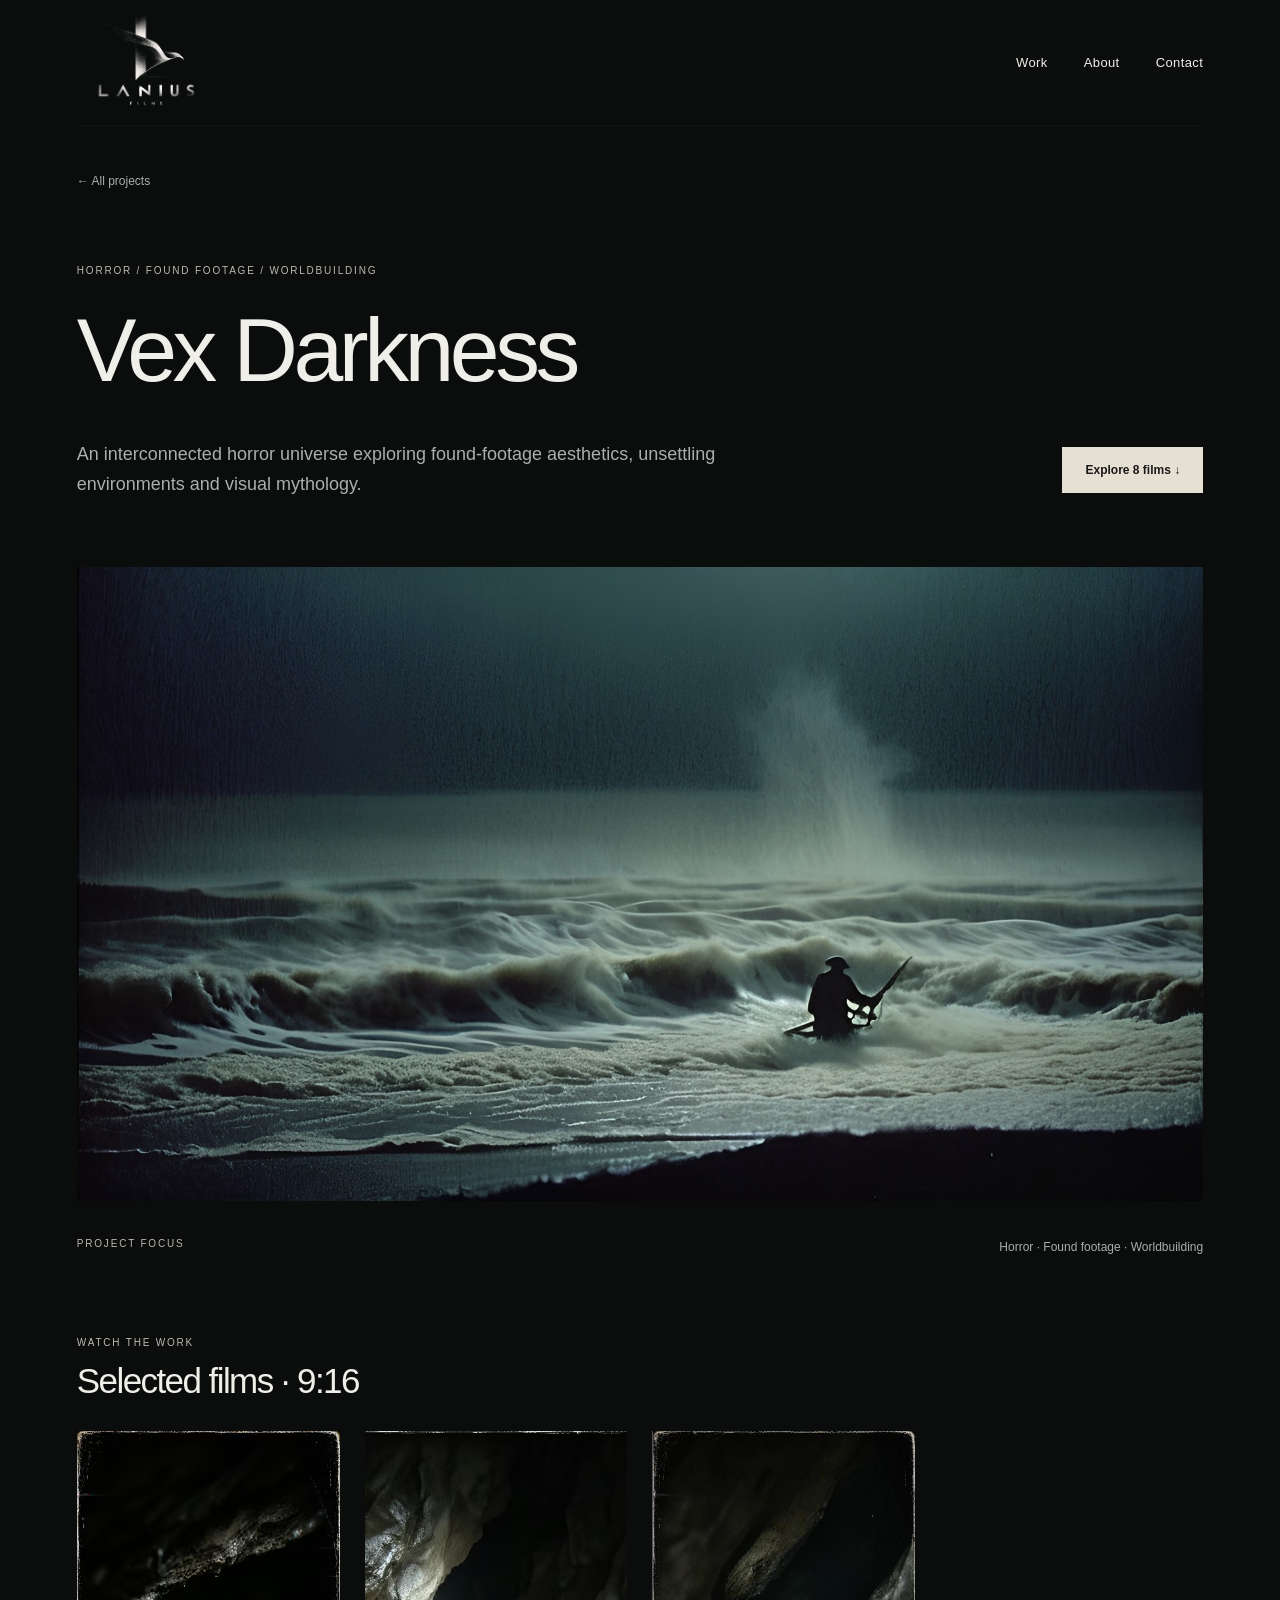
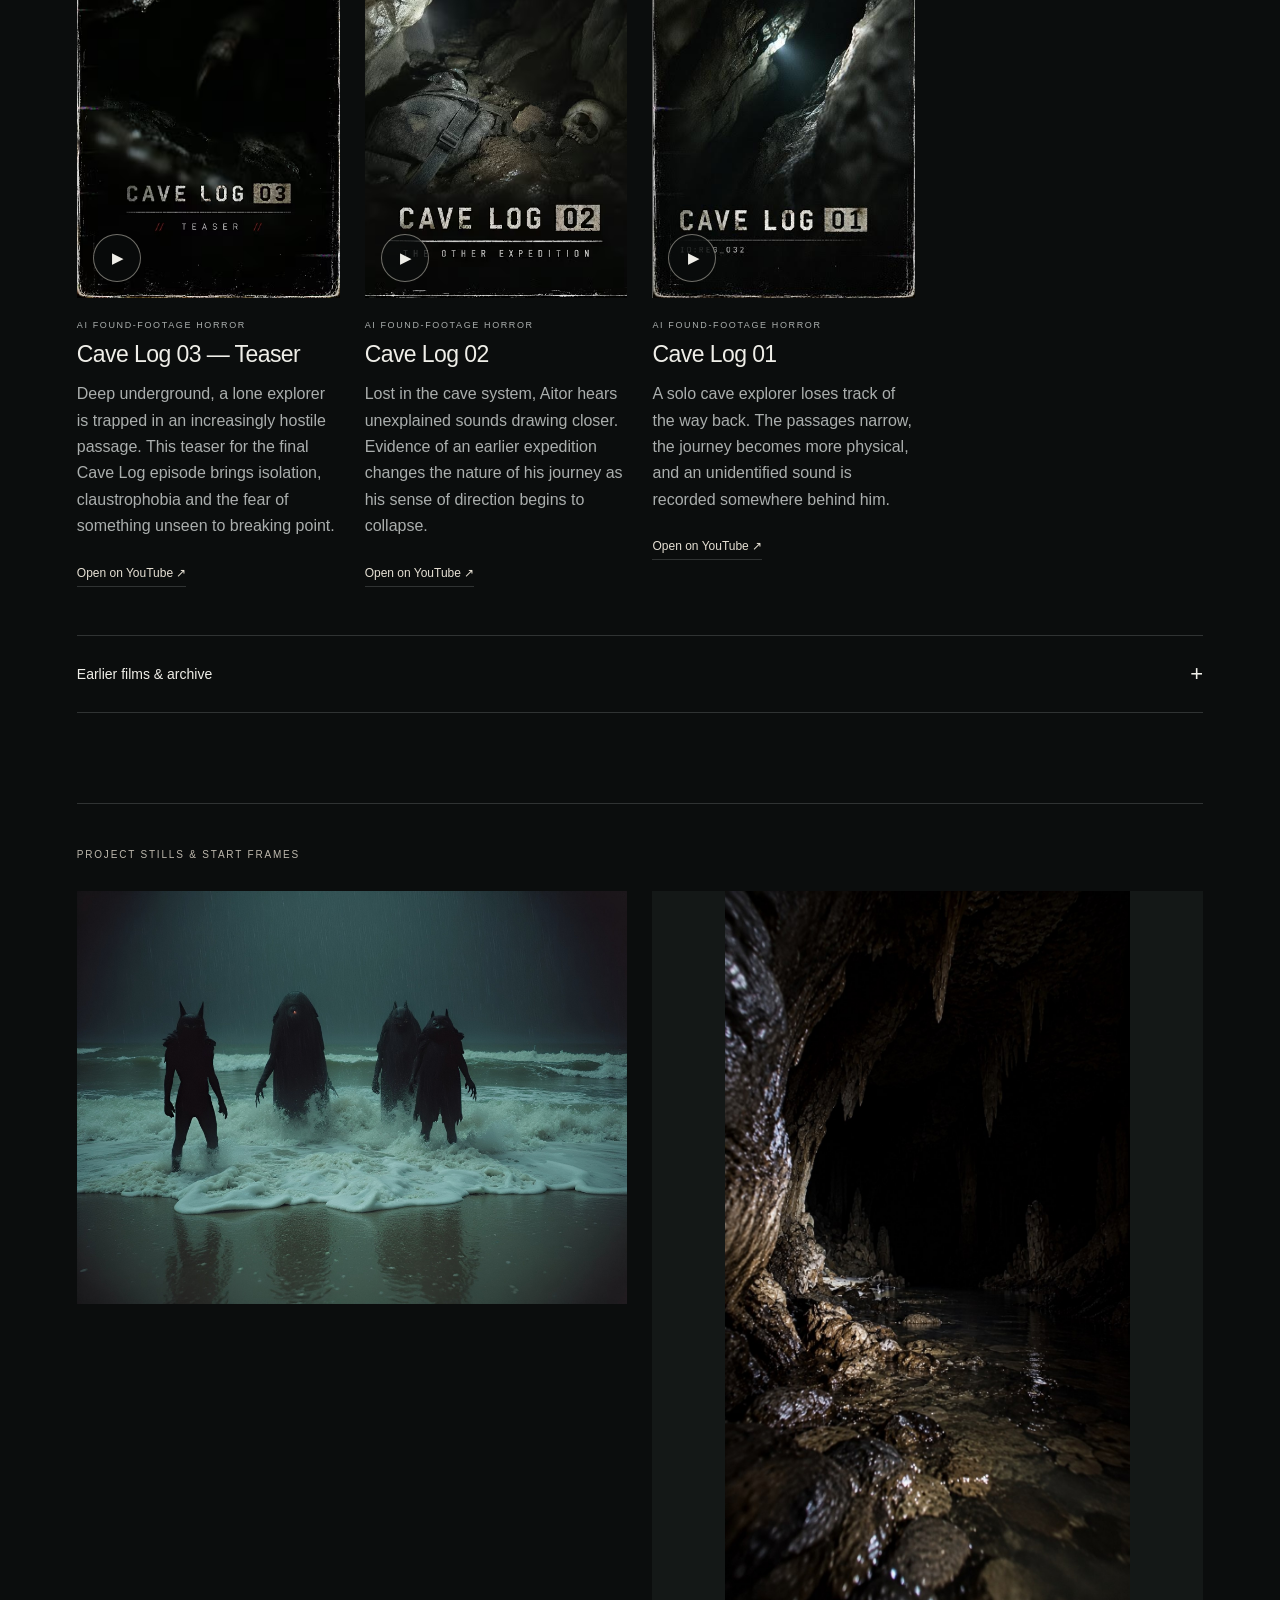
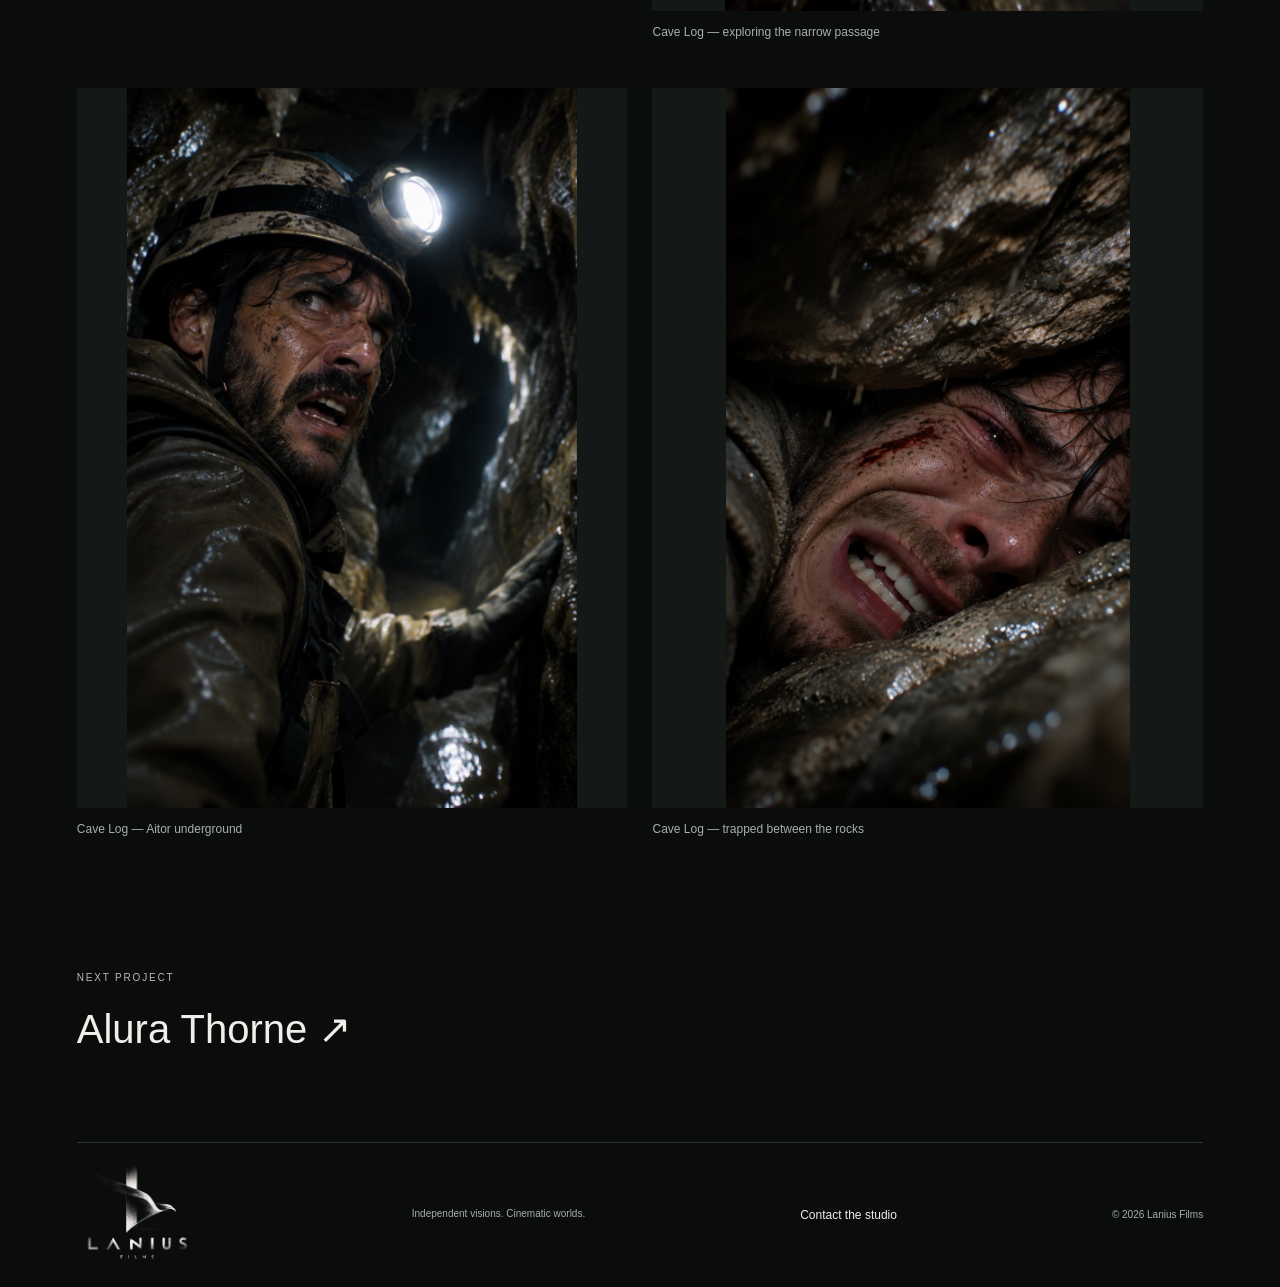
<file: vex-darkness.html>
<!doctype html>
<html lang="en"><head><meta charset="utf-8"><meta name="viewport" content="width=device-width, initial-scale=1">
<meta name="description" content="An interconnected horror universe exploring found-footage aesthetics, unsettling environments and visual mythology."><meta name="theme-color" content="#0b0d0d">
<link rel="canonical" href="https://laniusfilms.github.io/vex-darkness.html"><meta property="og:type" content="website"><meta property="og:site_name" content="Lanius Films"><meta property="og:url" content="https://laniusfilms.github.io/vex-darkness.html"><meta property="og:title" content="Vex Darkness — Lanius Films"><meta property="og:description" content="An interconnected horror universe exploring found-footage aesthetics, unsettling environments and visual mythology."><meta property="og:image" content="https://laniusfilms.github.io/assets/vex.jpg"><meta name="twitter:card" content="summary_large_image"><meta name="twitter:title" content="Vex Darkness — Lanius Films"><meta name="twitter:description" content="An interconnected horror universe exploring found-footage aesthetics, unsettling environments and visual mythology."><meta name="twitter:image" content="https://laniusfilms.github.io/assets/vex.jpg">
<title>Vex Darkness — Lanius Films</title><link rel="icon" href="assets/lanius-logo.png" type="image/png"><link rel="stylesheet" href="styles.css?v=20261119-layout"></head>
<body><a class="skip" href="#main">Skip to content</a><header class="container"><a class="brand brand-logo" href="index.html" aria-label="Lanius Films — home"><img src="assets/lanius-logo.png" alt="Lanius Films" width="100" height="100"></a><nav aria-label="Main navigation"><a href="index.html#work">Work</a><a href="index.html#about">About</a><a href="index.html#contact">Contact</a></nav></header><main id="main" class="container detail"><a class="back" href="index.html#work">← All projects</a><p class="eyebrow">Horror / Found Footage / Worldbuilding</p><h1>Vex Darkness</h1><div class="detail-intro"><p>An interconnected horror universe exploring found-footage aesthetics, unsettling environments and visual mythology.</p><a class="button" href="#films">Explore 8 films ↓</a></div><figure class="detail-cover "><img src="assets/vex.jpg" alt="A fisherman entering a turbulent sea beneath a dark sky" width="1280" height="720" loading="eager" decoding="async"></figure><div class="detail-meta"><p class="eyebrow">PROJECT FOCUS</p><p>Horror · Found footage · Worldbuilding</p></div><section id="films" class="project-films"><p class="eyebrow">WATCH THE WORK</p><h2>Selected films · 9:16</h2><div class="film-grid portrait-grid"><article class="film-card portrait"><a class="film-thumb" href="https://www.youtube.com/shorts/P9TQxCZPGJY" target="_blank" rel="noopener noreferrer" aria-label="Play Cave Log 03 — Teaser" data-video-id="P9TQxCZPGJY" data-video-title="Cave Log 03 — Teaser" data-video-description="Deep underground, a lone explorer is trapped in an increasingly hostile passage. This teaser for the final Cave Log episode brings isolation, claustrophobia and the fear of something unseen to breaking point."><img src="assets/cover-P9TQxCZPGJY.jpg" alt="Cave Log 03 — Teaser — film poster" loading="lazy" decoding="async"><span class="play-mark" aria-hidden="true">▶</span></a><p class="eyebrow">AI found-footage horror</p><h3>Cave Log 03 — Teaser</h3><p class="film-description">Deep underground, a lone explorer is trapped in an increasingly hostile passage. This teaser for the final Cave Log episode brings isolation, claustrophobia and the fear of something unseen to breaking point.</p><a class="film-cta" href="https://www.youtube.com/shorts/P9TQxCZPGJY" target="_blank" rel="noopener noreferrer">Open on YouTube ↗</a></article><article class="film-card portrait"><a class="film-thumb" href="https://www.youtube.com/shorts/DyXkabDWp_I" target="_blank" rel="noopener noreferrer" aria-label="Play Cave Log 02" data-video-id="DyXkabDWp_I" data-video-title="Cave Log 02" data-video-description="Lost in the cave system, Aitor hears unexplained sounds drawing closer. Evidence of an earlier expedition changes the nature of his journey as his sense of direction begins to collapse."><img src="assets/cover-DyXkabDWp_I.jpg" alt="Cave Log 02 — film poster" loading="lazy" decoding="async"><span class="play-mark" aria-hidden="true">▶</span></a><p class="eyebrow">AI found-footage horror</p><h3>Cave Log 02</h3><p class="film-description">Lost in the cave system, Aitor hears unexplained sounds drawing closer. Evidence of an earlier expedition changes the nature of his journey as his sense of direction begins to collapse.</p><a class="film-cta" href="https://www.youtube.com/shorts/DyXkabDWp_I" target="_blank" rel="noopener noreferrer">Open on YouTube ↗</a></article><article class="film-card portrait"><a class="film-thumb" href="https://www.youtube.com/shorts/7UeY4af_LAo" target="_blank" rel="noopener noreferrer" aria-label="Play Cave Log 01" data-video-id="7UeY4af_LAo" data-video-title="Cave Log 01" data-video-description="A solo cave explorer loses track of the way back. The passages narrow, the journey becomes more physical, and an unidentified sound is recorded somewhere behind him."><img src="assets/cover-7UeY4af_LAo.jpg" alt="Cave Log 01 — film poster" loading="lazy" decoding="async"><span class="play-mark" aria-hidden="true">▶</span></a><p class="eyebrow">AI found-footage horror</p><h3>Cave Log 01</h3><p class="film-description">A solo cave explorer loses track of the way back. The passages narrow, the journey becomes more physical, and an unidentified sound is recorded somewhere behind him.</p><a class="film-cta" href="https://www.youtube.com/shorts/7UeY4af_LAo" target="_blank" rel="noopener noreferrer">Open on YouTube ↗</a></article></div><details class="film-archive"><summary>Earlier films & archive</summary><div class="film-grid portrait-grid archive-grid"><article class="film-card portrait"><a class="film-thumb" href="https://www.youtube.com/shorts/TeCGtJEi6ZY" target="_blank" rel="noopener noreferrer" aria-label="Play The Basement Files" data-video-id="TeCGtJEi6ZY" data-video-title="The Basement Files" data-video-description="An open door leads down a narrow staircase into a dark basement. A found-footage descent built around silence, uneasy camera movement and the fear of what remains unseen."><img src="assets/cover-TeCGtJEi6ZY.jpg" alt="The Basement Files — film poster" loading="lazy" decoding="async"><span class="play-mark" aria-hidden="true">▶</span></a><p class="eyebrow">AI found-footage horror</p><h3>The Basement Files</h3><p class="film-description">An open door leads down a narrow staircase into a dark basement. A found-footage descent built around silence, uneasy camera movement and the fear of what remains unseen.</p><a class="film-cta" href="https://www.youtube.com/shorts/TeCGtJEi6ZY" target="_blank" rel="noopener noreferrer">Open on YouTube ↗</a></article><article class="film-card portrait"><a class="film-thumb" href="https://youtube.com/shorts/CXYfxc1Yt4E?si=5esPCmAtYRcJU6DT" target="_blank" rel="noopener noreferrer" aria-label="Play Jarjacha" data-video-id="CXYfxc1Yt4E" data-video-title="Jarjacha" data-video-description="A distant animal crosses an isolated Andean landscape at dusk. Its shape seems familiar, until the way it moves stops making sense. A found-footage short inspired by Andean folklore."><img src="assets/cover-CXYfxc1Yt4E.jpg" alt="Jarjacha — film poster" loading="lazy" decoding="async"><span class="play-mark" aria-hidden="true">▶</span></a><p class="eyebrow">Horror</p><h3>Jarjacha</h3><p class="film-description">A distant animal crosses an isolated Andean landscape at dusk. Its shape seems familiar, until the way it moves stops making sense. A found-footage short inspired by Andean folklore.</p><a class="film-cta" href="https://youtube.com/shorts/CXYfxc1Yt4E?si=5esPCmAtYRcJU6DT" target="_blank" rel="noopener noreferrer">Open on YouTube ↗</a></article><article class="film-card portrait"><a class="film-thumb" href="https://www.youtube.com/shorts/1KGSpgnToDw" target="_blank" rel="noopener noreferrer" aria-label="Play La Llorona" data-video-id="1KGSpgnToDw" data-video-title="La Llorona" data-video-description="A driver encounters a solitary figure on an empty road at night. Dashcam imagery and low visibility turn a distant woman in white into an unsettling encounter inspired by Latin American folklore."><img src="assets/cover-1KGSpgnToDw.jpg" alt="La Llorona — film poster" loading="lazy" decoding="async"><span class="play-mark" aria-hidden="true">▶</span></a><p class="eyebrow">Dashcam horror</p><h3>La Llorona</h3><p class="film-description">A driver encounters a solitary figure on an empty road at night. Dashcam imagery and low visibility turn a distant woman in white into an unsettling encounter inspired by Latin American folklore.</p><a class="film-cta" href="https://www.youtube.com/shorts/1KGSpgnToDw" target="_blank" rel="noopener noreferrer">Open on YouTube ↗</a></article><article class="film-card portrait"><a class="film-thumb" href="https://www.youtube.com/shorts/d6-8Xs66ecg" target="_blank" rel="noopener noreferrer" aria-label="Play Ghost Kitchen" data-video-id="d6-8Xs66ecg" data-video-title="Ghost Kitchen" data-video-description="A fixed camera records an ordinary kitchen. A small visual anomaly gradually becomes impossible to ignore, turning a familiar domestic space into a scene of quiet unease."><img src="assets/cover-d6-8Xs66ecg.webp" alt="Ghost Kitchen — film poster" loading="lazy" decoding="async"><span class="play-mark" aria-hidden="true">▶</span></a><p class="eyebrow">Found-footage horror</p><h3>Ghost Kitchen</h3><p class="film-description">A fixed camera records an ordinary kitchen. A small visual anomaly gradually becomes impossible to ignore, turning a familiar domestic space into a scene of quiet unease.</p><a class="film-cta" href="https://www.youtube.com/shorts/d6-8Xs66ecg" target="_blank" rel="noopener noreferrer">Open on YouTube ↗</a></article><article class="film-card portrait"><a class="film-thumb" href="https://www.youtube.com/shorts/prTiM81a8KE" target="_blank" rel="noopener noreferrer" aria-label="Play The Follower" data-video-id="prTiM81a8KE" data-video-title="The Follower" data-video-description="An ordinary late-night walk through a quiet park becomes a fragmented personal recording of fear. Close handheld framing follows a woman who realizes she may not be alone."><img src="assets/cover-prTiM81a8KE.webp" alt="The Follower — film poster" loading="lazy" decoding="async"><span class="play-mark" aria-hidden="true">▶</span></a><p class="eyebrow">Found-footage horror</p><h3>The Follower</h3><p class="film-description">An ordinary late-night walk through a quiet park becomes a fragmented personal recording of fear. Close handheld framing follows a woman who realizes she may not be alone.</p><a class="film-cta" href="https://www.youtube.com/shorts/prTiM81a8KE" target="_blank" rel="noopener noreferrer">Open on YouTube ↗</a></article></div></details></section><section class="stills-section" aria-label="Project stills"><p class="eyebrow">PROJECT STILLS & START FRAMES</p><div class="gallery"><figure><img src="assets/vex-entities.jpg" alt="Four shadowy entities emerging from ocean surf" width="2000" height="1500" loading="lazy" decoding="async"></figure><figure><img src="assets/vex-darkness-still-01.jpg" alt="Cave Log — exploring the narrow passage" width="900" height="1600" loading="lazy" decoding="async"><figcaption>Cave Log — exploring the narrow passage</figcaption></figure><figure><img src="assets/vex-darkness-still-02.jpg" alt="Cave Log — Aitor underground" width="992" height="1585" loading="lazy" decoding="async"><figcaption>Cave Log — Aitor underground</figcaption></figure><figure><img src="assets/vex-darkness-still-03.jpg" alt="Cave Log — trapped between the rocks" width="899" height="1600" loading="lazy" decoding="async"><figcaption>Cave Log — trapped between the rocks</figcaption></figure></div></section><div class="next"><span class="eyebrow">NEXT PROJECT</span><a href="alura-thorne.html">Alura Thorne ↗</a></div></main><footer class="container"><a class="brand brand-logo" href="index.html" aria-label="Lanius Films — home"><img src="assets/lanius-logo.png" alt="Lanius Films" width="100" height="100"></a><p>Independent visions. Cinematic worlds.</p><a href="index.html#contact">Contact the studio</a><span>© 2026 Lanius Films</span></footer><script src="script.js?v=20261119-inline" defer></script></body></html>
</file>
<file: styles.css>
:root{color-scheme:dark;--bg:#0b0d0d;--ink:#efeee8;--muted:#aaaead;--accent:#e6e0d4;--line:#303333}*{box-sizing:border-box}html{scroll-behavior:smooth;scroll-padding-top:30px}body{margin:0;background:var(--bg);color:var(--ink);font-family:Arial,Helvetica,sans-serif;-webkit-font-smoothing:antialiased}a{color:inherit;text-decoration:none}a:hover{color:var(--accent)}a:focus-visible{outline:2px solid var(--accent);outline-offset:6px}img{display:block;width:100%}.container{width:min(1320px,88%);margin:auto}header{height:100px;display:flex;align-items:center;justify-content:space-between}.brand{font-size:19px;letter-spacing:.08em;font-weight:800;display:flex;align-items:center;gap:5px}.brand span{font-weight:400}.brand i{height:7px;width:7px;background:var(--accent);border-radius:50%;margin-left:9px}nav{display:flex;gap:36px;font-size:13px}p{line-height:1.65;color:var(--muted)}.eyebrow{font-size:10px!important;font-weight:500;letter-spacing:.18em;text-transform:uppercase;line-height:1.6;color:var(--accent)}.hero{position:relative;min-height:700px;isolation:isolate;display:flex;align-items:center}.hero-image,.hero-shade{position:absolute;inset:0;height:100%;object-fit:cover;z-index:-2}.hero-image{object-position:center 55%}.hero-shade{z-index:-1;background:linear-gradient(90deg,rgba(5,9,9,.88),rgba(5,9,9,.28)),linear-gradient(0deg,var(--bg),transparent 35%)}.hero-inner{padding-top:65px}.hero h1{font-size:clamp(55px,6.9vw,104px);font-weight:400;line-height:1.02;letter-spacing:-.055em;margin:30px 0}.hero h1 em,.contact em{font-family:Georgia,serif;font-weight:400;color:var(--accent)}.intro{font-size:16px;color:#c8cbca}.actions{display:flex;gap:30px;align-items:center;margin:35px 0 70px}.button{display:inline-flex;background:var(--accent);color:#141b13;padding:17px 23px;font-size:12px;font-weight:600;border:1px solid var(--accent)}.button:hover{background:var(--ink);color:#111}.text-link{font-size:12px;border-bottom:1px solid #737c77;padding:12px 0}.hero-caption{border-top:1px solid #ffffff30;padding:22px 0;display:flex;justify-content:space-between;color:#b3baba;font-size:9px;letter-spacing:.14em}.section{padding-top:115px;padding-bottom:20px}.section-heading{display:flex;align-items:end;justify-content:space-between;margin-bottom:50px}.section-heading>p{font-size:13px}h2{font-size:clamp(32px,3.8vw,55px);font-weight:400;letter-spacing:-.045em;line-height:1.15;margin:20px 0}h2 span{color:#969c98}.project-grid{display:grid;grid-template-columns:1fr 1fr;gap:60px 32px}.project.featured{grid-column:1/-1}.media{display:block;position:relative;overflow:hidden;background:#171c1b}.media img{height:370px;object-fit:cover;transition:transform .6s}.featured .media img{height:570px}.portrait .media img{height:370px;object-position:50% 38%}.media:hover img{transform:scale(1.025)}.media:after{content:'';position:absolute;inset:65% 0 0;background:linear-gradient(transparent,#0009);pointer-events:none}.media-label{position:absolute;bottom:23px;left:24px;z-index:1;font-size:9px;text-transform:uppercase;letter-spacing:.13em}.arrow{position:absolute;right:22px;bottom:18px;z-index:1;font-size:25px}.project-text{padding-top:22px}.project-text .eyebrow{margin:0 0 8px;color:#9ca59b;font-size:9px!important}h3{font-size:30px;font-weight:400;letter-spacing:-.025em;margin:0}.project-text>p{font-size:13px;max-width:510px;margin-top:13px}.featured .project-text{display:flex;justify-content:space-between;gap:35px}.featured .project-text>p{max-width:430px}.spec-art{height:370px;background:radial-gradient(ellipse at 95% 0,#3a4030,transparent 65%),#191d18;display:flex;flex-direction:column;justify-content:center;padding:40px}.spec-art>span,.spec-art small{font-size:8px;letter-spacing:.16em;color:#a7b49b}.spec-art strong{font-size:65px;letter-spacing:-.06em;font-weight:400;line-height:.95;margin:25px 0;color:var(--accent)}.spec-art strong span{display:block;font-family:Georgia,serif;font-style:italic}.about{display:grid;grid-template-columns:1fr 1fr;gap:70px;border-top:1px solid var(--line);margin-top:110px;padding-top:80px}.about-copy{padding-top:25px}.about-copy .lead{font-size:22px;color:var(--ink);line-height:1.5}.about-copy>p{font-size:14px}.capabilities{display:grid;grid-template-columns:1fr 1fr;gap:0 22px;margin-top:35px}.capabilities span{padding:15px 0;border-top:1px solid var(--line);font-size:11px}.contact{padding-bottom:100px}.contact h2{font-size:clamp(65px,7vw,100px);line-height:1}.contact>p{font-size:14px}.contact-email{display:inline-block;font-size:clamp(19px,3vw,35px);border-bottom:1px solid #636d5b;padding:20px 0 14px}.socials{display:flex;gap:30px;margin-top:30px;font-size:12px}footer{border-top:1px solid var(--line);min-height:120px;display:flex;align-items:center;justify-content:space-between;gap:20px}footer .brand{font-size:14px}footer p,footer>span{font-size:10px;color:var(--muted)}.skip{position:absolute;top:-90px;left:15px;z-index:10;background:var(--accent);color:#000;padding:15px}.skip:focus{top:12px}.detail{padding-top:45px}.back{display:inline-block;font-size:12px;color:var(--muted);margin-bottom:65px}.detail h1{font-size:clamp(45px,7vw,100px);font-weight:400;letter-spacing:-.05em;margin:20px 0}.detail-intro{display:flex;align-items:center;justify-content:space-between;gap:30px;margin-bottom:50px}.detail-intro p{max-width:640px;font-size:18px}.pending{color:#b4bba9;border:1px solid #46503e;padding:15px 20px;font-size:12px;white-space:nowrap}.detail figure{margin:0}.detail-cover{background:#141817}.detail-cover img{max-height:760px;object-fit:contain}.detail-cover.vertical img{max-height:850px}.detail-meta{display:flex;justify-content:space-between;gap:25px;padding:25px 0 35px}.detail-meta>p{font-size:12px}.gallery{display:grid;grid-template-columns:repeat(2,minmax(0,1fr));gap:25px}.gallery img{height:100%;max-height:720px;object-fit:contain;background:#141817}.next{display:flex;flex-direction:column;gap:20px;padding:90px 0}.next a{font-size:40px}.detail-spec{height:480px}.detail-spec strong{font-size:90px}@media(min-width:901px){.project.wide{grid-column:1/-1}.project.wide .media img{height:520px}.project.spec-project{grid-column:1/-1}.project.spec-project .media .spec-art{height:340px}.portrait .media img{height:620px;object-fit:contain;background:#131716}}@media(max-width:700px){.container{width:88%}header{height:80px}.brand{font-size:14px;gap:3px}nav{gap:16px;font-size:11px}.brand i{display:none}.hero{min-height:670px}.hero-image{object-position:62% center}.hero h1{font-size:59px}.hero-inner{padding-top:40px}.intro{font-size:14px}.intro br{display:none}.hero .eyebrow{max-width:260px}.actions{gap:20px;align-items:start;flex-direction:column;margin-bottom:50px}.hero-caption{font-size:8px;gap:20px}.hero-caption span:last-child{display:none}.section{padding-top:70px}.section-heading{display:block;margin-bottom:30px}.section-heading>p{margin-top:25px}.project-grid{grid-template-columns:1fr;gap:35px}.featured .media img,.media img{height:auto;aspect-ratio:16/10}.portrait .media img{height:auto;aspect-ratio:4/5;object-position:center 35%}.featured .project-text{display:block}.media-label{left:16px;bottom:20px;font-size:8px}.project-text{padding-top:18px}.spec-art{height:300px;padding:30px}.spec-art strong{font-size:60px}.about{grid-template-columns:1fr;gap:10px;margin-top:65px;padding-top:50px}.about-copy{padding-top:0}.about-copy .lead{font-size:20px}.contact{padding-bottom:70px}footer{flex-wrap:wrap;justify-content:start;gap:15px;padding:30px 0}footer p{width:100%;margin:0;order:3}.detail{padding-top:25px}.back{margin-bottom:40px}.detail-intro{display:block}.detail-intro p{font-size:16px}.pending{display:inline-block;margin-top:15px}.detail-meta{display:block}.gallery{grid-template-columns:1fr}.next a{font-size:32px}.detail-spec strong{font-size:65px}}@media(prefers-reduced-motion:reduce){html{scroll-behavior:auto}.media img{transition:none}}

.video-actions{display:flex;flex-wrap:wrap;gap:12px}.project>.video-actions{margin-top:12px}.detail-intro>.video-actions{flex-shrink:0;max-width:48%}@media(max-width:700px){.detail-intro>.video-actions{max-width:100%;margin-top:22px}}
/* Portfolio expansion: original brand artwork and curated film library. */
header{height:118px}.brand-logo{display:block;width:108px;height:108px;flex-shrink:0}.brand-logo img{width:100%;height:100%;object-fit:contain;mix-blend-mode:screen}footer .brand-logo{width:120px;height:120px}footer{min-height:145px}.hero{min-height:650px}.reel-section{padding-top:55px}.reel-preview{display:grid;grid-template-columns:1fr 1fr;gap:55px;align-items:center;padding:30px 0;border-bottom:1px solid var(--line)}.reel-preview h2{font-size:40px}.reel-preview p{font-size:13px}.reel-image{position:relative;overflow:hidden;background:#141817}.reel-image img{aspect-ratio:16/9;object-fit:cover}.play-mark{position:absolute;left:50%;top:50%;transform:translate(-50%,-50%);width:48px;height:48px;border-radius:50%;display:grid;place-items:center;background:#0b0d0dc9;border:1px solid #e3e9dc99;color:#eaf0dd;font-size:15px;padding-left:3px}.project-actions{display:flex;align-items:center;flex-wrap:wrap;gap:25px;margin-top:18px}.project-actions .button{padding:14px 18px}.spec-project .media img{height:390px!important;object-fit:contain!important;background:#181612}.film-grid{display:grid;grid-template-columns:repeat(3,minmax(0,1fr));gap:40px 25px}.film-card{min-width:0}.film-card a{display:block}.film-thumb{position:relative;overflow:hidden;background:#141817}.film-thumb img{width:100%;aspect-ratio:16/10;object-fit:cover;transition:transform .3s}.film-card:hover .film-thumb img{transform:scale(1.025)}.film-card h3{font-size:23px;line-height:1.2;margin:8px 0 13px}.film-card .eyebrow{margin:20px 0 0;color:var(--muted);font-size:9px!important}.film-cta{font-size:11px;color:var(--accent)}.channel-link{display:inline-block;margin-top:45px}.project-films{padding:20px 0 65px}.project-films h2{font-size:35px;margin:10px 0 30px}.project-films .film-thumb img{aspect-ratio:4/5;object-fit:contain;background:#121513}.detail-intro>.button{flex-shrink:0}.more-work{padding-bottom:30px}
@media(max-width:900px){.film-grid{grid-template-columns:repeat(2,minmax(0,1fr))}.reel-preview{gap:25px}.reel-preview h2{font-size:32px}.brand-logo{width:94px;height:94px}header{height:100px}}
@media(max-width:700px){header{height:94px}.brand-logo{width:85px;height:85px}.hero{min-height:640px}.reel-preview{grid-template-columns:1fr;gap:20px}.reel-section{padding-top:25px}.reel-preview h2{font-size:32px;margin:10px 0}.film-grid{grid-template-columns:1fr 1fr;gap:30px 15px}.film-card h3{font-size:18px}.film-card .eyebrow{font-size:8px!important;letter-spacing:.1em}.film-thumb img{aspect-ratio:4/5}.play-mark{width:38px;height:38px;font-size:12px}.project-actions{gap:16px}.spec-project .media img{height:340px!important}.detail-intro>.button{margin-top:15px}.project-films .film-grid{grid-template-columns:1fr 1fr}.project-films .film-card h3{font-size:18px}.project-films{padding-bottom:45px}footer p{width:auto;order:initial;flex:1}.more-work{padding-bottom:0}.hero .actions{margin-bottom:35px}}
@media(prefers-reduced-motion:reduce){.film-thumb img{transition:none}}

/* Restrained ivory palette and balanced desktop project presentation. */
header{height:126px;border-bottom:1px solid #ffffff0a}
.brand-logo{width:138px;height:116px;overflow:hidden}
.brand-logo img{transform:scale(1.23);object-position:center}
nav{letter-spacing:.03em}
.button{color:#191918;padding:15px 22px;transition:background .2s}
.eyebrow{color:#bdb8ad}.project-text .eyebrow{color:#a7aaa5}
.hero h1{font-size:clamp(55px,6.5vw,96px)}
.project-grid{gap:64px 36px}
.project.featured .media img{height:clamp(310px,30vw,420px)}
.project.wide .media img{height:clamp(300px,32vw,450px)}
.project.spec-project{display:grid;grid-template-columns:minmax(0,.9fr) minmax(0,1.1fr);gap:clamp(30px,5vw,76px);align-items:center;border-top:1px solid var(--line);border-bottom:1px solid var(--line);padding:48px 0}
.spec-copy h3{font-size:clamp(32px,3.1vw,46px);line-height:1.08;max-width:340px;margin:20px 0}
.spec-copy>p{font-size:14px;max-width:400px}
.spec-copy .spec-focus{font-size:11px;color:#bdb8ad;margin:25px 0}
.spec-copy .text-link{display:inline-block}
.spec-films{display:grid;grid-template-columns:repeat(2,minmax(0,1fr));gap:22px}
.spec-films .film-thumb img{aspect-ratio:9/16;object-fit:cover}
.spec-films .film-card h3{font-size:20px}
.spec-films .film-card .eyebrow{margin-top:18px}
.play-mark{border-color:#e6e0d477;color:var(--ink)}
@media(max-width:900px){.project.spec-project{grid-template-columns:1fr;gap:30px}.spec-copy h3,.spec-copy>p{max-width:560px}.spec-films{max-width:600px}.brand-logo{width:120px;height:106px}header{height:112px}}
@media(max-width:700px){header{height:98px}.brand-logo{width:100px;height:90px}.hero h1{font-size:clamp(48px,12vw,59px)}.project-grid{gap:42px}.project.featured .media img,.project.wide .media img{height:auto;aspect-ratio:16/10}.project.spec-project{padding:32px 0;gap:25px}.spec-films{gap:14px}.spec-films .film-card h3{font-size:18px}.spec-copy h3{font-size:34px}.spec-copy>p{font-size:13px}footer .brand-logo{width:110px;height:100px}}
@media(prefers-reduced-motion:reduce){.button{transition:none}}

/* Softer hero emphasis. */
.hero h1 em{color:#c6bfb2}

/* Film frames use a single native aspect ratio within each collection. */
.film-thumb{aspect-ratio:9/16}
.film-thumb img,.project-films .film-thumb img{height:100%;width:100%;aspect-ratio:auto;object-fit:cover}
.film-card.landscape .film-thumb{aspect-ratio:16/9}
.film-card.landscape .film-thumb img{aspect-ratio:auto;object-fit:cover}
.campaign-films{grid-template-columns:repeat(3,minmax(0,1fr));max-width:none;gap:20px}
.campaign-films .film-card h3{min-height:2.5em}
.spec-project{grid-template-columns:minmax(0,.7fr) minmax(0,1.3fr)!important;align-items:start!important}
.more-work .film-grid,.portrait-grid{grid-template-columns:repeat(4,minmax(0,1fr))}
.landscape-grid{grid-template-columns:repeat(3,minmax(0,1fr))}
.project-films .film-grid{margin-bottom:48px}
.alternate-cuts{display:flex;gap:25px;margin-bottom:45px}
@media(max-width:1000px){.spec-project{grid-template-columns:1fr!important}.more-work .film-grid,.portrait-grid{grid-template-columns:repeat(2,minmax(0,1fr))}}
@media(max-width:700px){.campaign-films,.landscape-grid{grid-template-columns:1fr}.campaign-films .film-card h3{min-height:0}.campaign-films .film-card:last-child{grid-column:auto}.project-films .portrait-grid{grid-template-columns:1fr 1fr}.hero .eyebrow{max-width:300px}}

.film-card h3{min-height:2.4em}

.landscape-grid:has(>.film-card:only-child){grid-template-columns:minmax(0,760px)}

/* Keep playback controls clear of the image subject. */
.play-mark{left:16px;top:auto;bottom:16px;transform:none}
@media(max-width:700px){.play-mark{left:12px;bottom:12px}}

/* Studio update: preserve the palette, type and framing; make layout roles explicit. */
.project-grid .project{min-width:0;grid-column:auto}
.project-grid .project.wide{grid-column:1/-1}
.project-grid .project.wide .media img{height:clamp(300px,32vw,450px)}
.narrative-grid .media img{height:auto;aspect-ratio:16/9;object-fit:cover}
.narrative-grid .project-text>p{max-width:560px}
.hero .intro{max-width:640px}
.hero h1{max-width:1000px}
.campaign-films{grid-template-columns:repeat(2,minmax(0,1fr))}
.more-work .recent-grid{grid-template-columns:repeat(4,minmax(0,1fr));max-width:none}
.film-archive{border-top:1px solid var(--line);border-bottom:1px solid var(--line);margin:40px 0 25px}
.film-archive summary{cursor:pointer;list-style:none;display:flex;align-items:center;justify-content:space-between;gap:24px;padding:25px 0;font-size:14px;color:var(--ink)}
.film-archive summary::-webkit-details-marker{display:none}
.film-archive summary:after{content:'+';font-size:22px;font-weight:400}
.film-archive[open] summary:after{content:'−'}
.film-archive summary:focus-visible{outline:2px solid var(--accent);outline-offset:5px}
.archive-grid{padding:15px 0 35px}
.project-films .film-archive .film-grid{margin-bottom:0}
.socials{flex-wrap:wrap;row-gap:18px}
footer>a:not(.brand){font-size:12px}
.detail-intro .button{white-space:nowrap}
.alternate-cuts{flex-wrap:wrap}
@media(max-width:900px){.hero h1{font-size:clamp(48px,7vw,74px)}}
@media(max-width:700px){
 .hero h1{font-size:clamp(43px,11.8vw,59px)}
 .hero{min-height:620px}.hero .intro{font-size:16px}
 .project-grid .project.wide .media img{height:auto;aspect-ratio:16/10}
 .narrative-grid .media img{aspect-ratio:16/9}
 .campaign-films{grid-template-columns:1fr}
 .more-work .recent-grid{grid-template-columns:repeat(2,minmax(0,1fr))}
 .detail h1{font-size:clamp(38px,10.8vw,70px);overflow-wrap:break-word}
 .contact-email{font-size:clamp(18px,5.5vw,26px)}
 .capabilities span{font-size:12px}
}

/* Reserve artwork space before loading, including the original project galleries. */
.detail-cover img,.gallery img{height:auto}
@media(max-width:700px){.project-films .landscape-grid{grid-template-columns:1fr}}

/* Film notes and embedded playback within the existing cinematic palette. */
.film-description{font-size:16px;line-height:1.65;margin:0 0 20px;max-width:62ch}
.film-card .film-cta{display:inline-block;font-size:12px;padding:6px 0;border-bottom:1px solid var(--line)}
.film-thumb:focus-visible{outline-offset:5px}
.film-card h3{min-height:0}
.stills-section{padding:15px 0 30px;border-top:1px solid var(--line)}
.stills-section>.eyebrow{margin:28px 0}
.gallery{align-items:start;row-gap:35px}
.gallery figcaption{font-size:12px;color:var(--muted);line-height:1.5;padding:12px 0}
.player-open{overflow:hidden}
.film-player{color:var(--ink);background:var(--bg);border:1px solid var(--line);width:min(1100px,94vw);max-width:94vw;max-height:94dvh;padding:22px;overflow:auto}
.film-player::backdrop{background:rgba(0,0,0,.9)}
.player-heading{display:flex;justify-content:space-between;align-items:center;gap:20px;margin-bottom:16px}
.player-heading h2{font-size:clamp(18px,2.4vw,28px);margin:0;line-height:1.2}
.player-close{background:none;border:1px solid var(--line);color:var(--ink);font:inherit;font-size:13px;padding:10px 14px;cursor:pointer;flex-shrink:0}
.player-close:focus-visible{outline:2px solid var(--accent);outline-offset:3px}
.player-stage{position:relative;width:100%;aspect-ratio:16/9;background:#000;min-height:200px;max-height:68dvh}
.player-stage iframe{position:absolute;inset:0;width:100%;height:100%;border:0}
.portrait-player .player-stage{aspect-ratio:9/16;width:auto;height:62dvh;max-width:100%;margin:auto}
.player-description{font-size:16px;max-width:85ch;margin:18px 0 10px}
.player-description:empty{display:none}
.player-fallback{display:inline-block;font-size:13px;padding:8px 0;border-bottom:1px solid var(--line)}
@media(max-width:700px){.film-description{font-size:16px}.film-player{padding:14px}.player-stage{max-height:62dvh}.portrait-player .player-stage{height:58dvh}.player-description{font-size:14px}.gallery figcaption{font-size:12px}.player-close{padding:9px 11px}}

@media(max-width:1000px){.more-work .recent-grid{grid-template-columns:repeat(2,minmax(0,1fr))}}

/* Alura trailer: editorial copy alongside the image on desktop only. */
@media(min-width:901px){
 .project-films .landscape-grid.trailer-layout:has(>.film-card:only-child){grid-template-columns:minmax(0,1fr)}
 .trailer-layout>.film-card{display:grid;grid-template-columns:minmax(0,1.8fr) minmax(0,1fr);column-gap:36px;grid-template-rows:1fr auto auto 1fr;align-content:center}
 .trailer-layout .film-thumb{grid-column:1;grid-row:1/5;align-self:center}
 .trailer-layout .eyebrow,.trailer-layout h3,.trailer-layout .film-description,.trailer-layout .film-cta{grid-column:2}
 .trailer-layout .film-card .eyebrow{margin:0;align-self:end}
 .trailer-layout .film-card .film-cta{justify-self:start;align-self:start}
}
</file>
